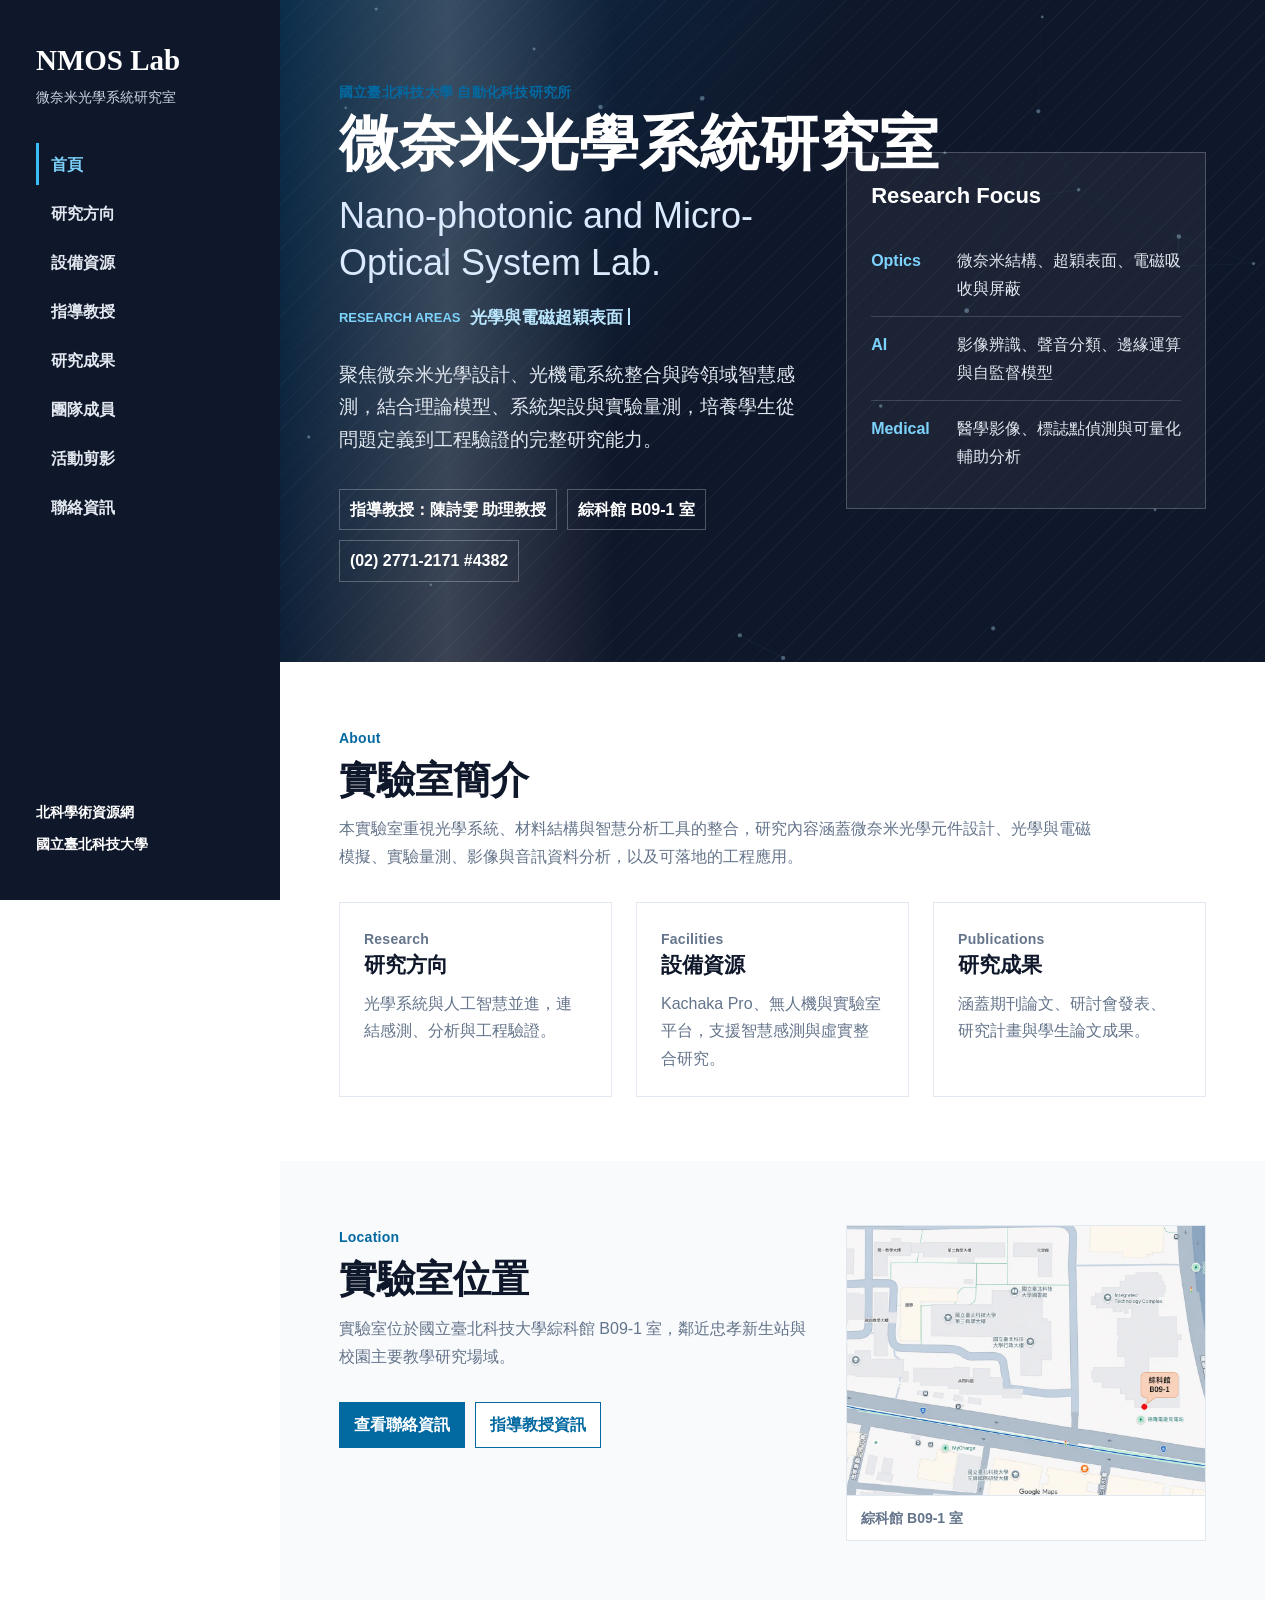
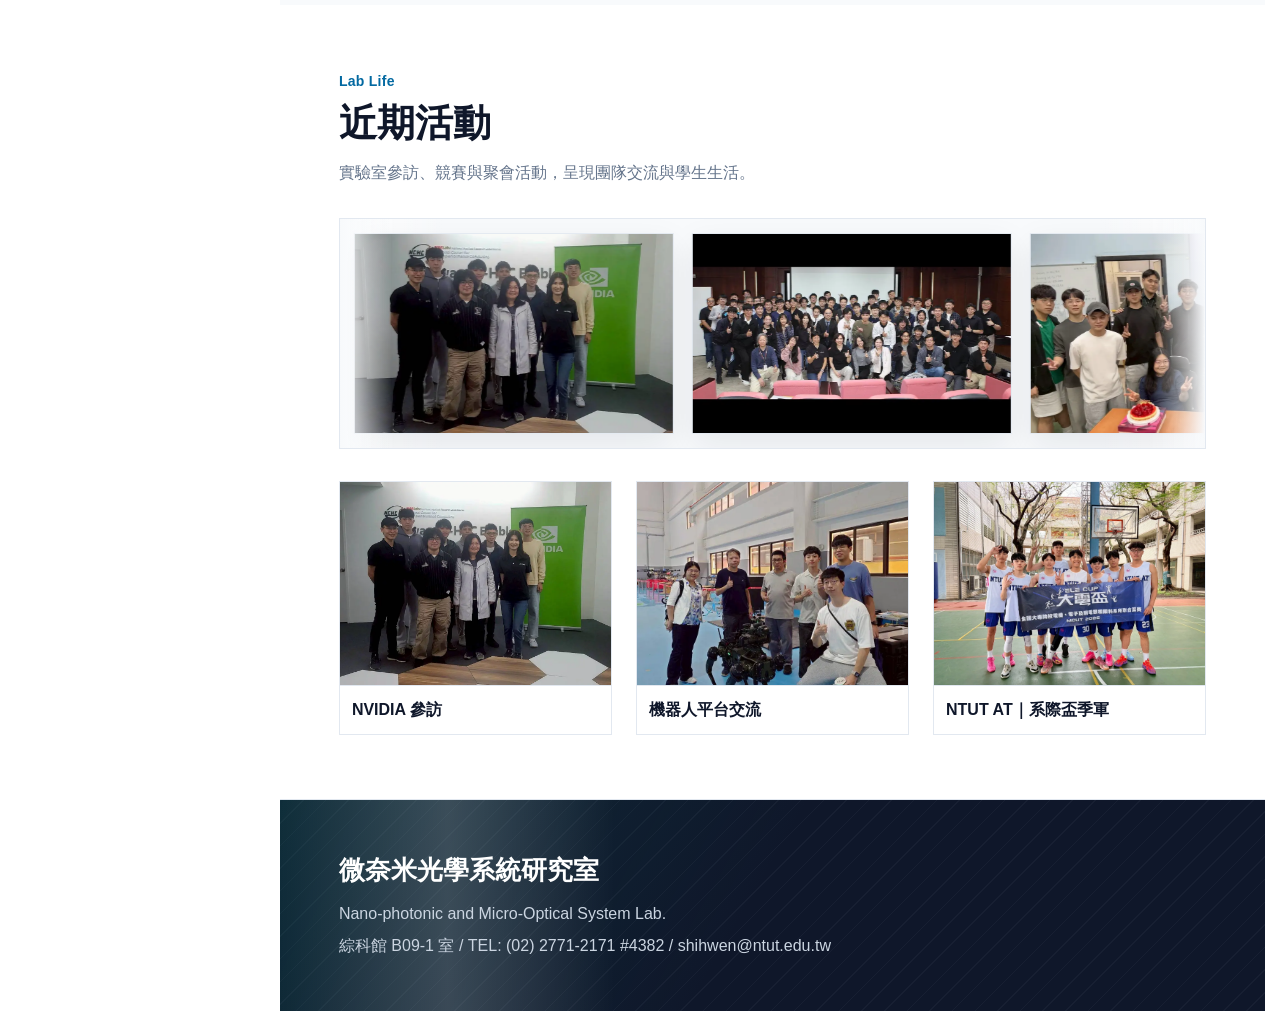
<file: index.html>
<!doctype html>
<html lang="zh-Hant">
<head>
  <meta charset="utf-8">
  <meta name="viewport" content="width=device-width, initial-scale=1">
  <title>微奈米光學系統研究室</title>
  <link rel="stylesheet" href="nmos-layout.css?v=20260707-5">
  <link rel="icon" href="favicon.ico" sizes="any">
  <script>if("scrollRestoration" in history){history.scrollRestoration="manual";}window.scrollTo(0,0);</script>
</head>
<body>
  <div class="site-shell">
    <aside class="sidebar">
      <a class="brand" href="index.html"><strong>NMOS Lab</strong><span>微奈米光學系統研究室</span></a>
      <nav class="side-nav">
        <a class="active" href="index.html">首頁</a>
        <a href="research.html">研究方向</a>
        <a href="equipment.html">設備資源</a>
        <a href="professor.html">指導教授</a>
        <a href="publications.html">研究成果</a>
        <a href="members.html">團隊成員</a>
        <a href="activities.html">活動剪影</a>
        <a href="contact.html">聯絡資訊</a>
      </nav>
      <div class="sidebar-footer">
        <a href="https://academic.ntut.edu.tw" target="_blank" rel="noopener">北科學術資源網</a>
        <a href="https://www.ntut.edu.tw" target="_blank" rel="noopener">國立臺北科技大學</a>
      </div>
    </aside>

    <main class="page">
      <header class="home-hero">
        <canvas class="hero-particles" aria-hidden="true"></canvas>
        <div class="home-hero-grid">
          <div>
            <p class="eyebrow">國立臺北科技大學 自動化科技研究所</p>
            <h1>微奈米光學系統研究室</h1>
            <p class="subtitle">Nano-photonic and Micro-Optical System Lab.</p>
            <div class="research-typewriter" aria-label="研究方向">
              <span class="typewriter-label">Research Areas</span>
              <span class="typewriter-text" data-typewriter aria-hidden="true">光學與電磁超穎表面</span>
              <span class="typewriter-static" aria-hidden="true">光學與電磁超穎表面・生態影像與聲景監測・醫學影像與幾何分析・邊緣裝置與智慧控制</span>
              <span class="sr-only">研究方向包含光學與電磁超穎表面、生態影像與聲景監測、醫學影像與幾何分析、邊緣裝置與智慧控制。</span>
            </div>
            <p class="lead">聚焦微奈米光學設計、光機電系統整合與跨領域智慧感測，結合理論模型、系統架設與實驗量測，培養學生從問題定義到工程驗證的完整研究能力。</p>
            <div class="hero-meta">
              <span>指導教授：陳詩雯 助理教授</span>
              <span>綜科館 B09-1 室</span>
              <span>(02) 2771-2171 #4382</span>
            </div>
          </div>
          <div class="hero-panel" aria-label="研究室核心方向">
            <h2>Research Focus</h2>
            <div class="hero-panel-row"><span>Optics</span><p>微奈米結構、超穎表面、電磁吸收與屏蔽</p></div>
            <div class="hero-panel-row"><span>AI</span><p>影像辨識、聲音分類、邊緣運算與自監督模型</p></div>
            <div class="hero-panel-row"><span>Medical</span><p>醫學影像、標誌點偵測與可量化輔助分析</p></div>
          </div>
        </div>
      </header>

      <section class="section">
        <div class="section-heading">
          <p class="section-kicker">About</p>
          <h2>實驗室簡介</h2>
          <p>本實驗室重視光學系統、材料結構與智慧分析工具的整合，研究內容涵蓋微奈米光學元件設計、光學與電磁模擬、實驗量測、影像與音訊資料分析，以及可落地的工程應用。</p>
        </div>
        <div class="grid-3">
          <a class="card link-card" href="research.html">
            <p class="eyebrow">Research</p>
            <h3>研究方向</h3>
            <p>光學系統與人工智慧並進，連結感測、分析與工程驗證。</p>
          </a>
          <a class="card link-card" href="equipment.html">
            <p class="eyebrow">Facilities</p>
            <h3>設備資源</h3>
            <p>Kachaka Pro、無人機與實驗室平台，支援智慧感測與虛實整合研究。</p>
          </a>
          <a class="card link-card" href="publications.html">
            <p class="eyebrow">Publications</p>
            <h3>研究成果</h3>
            <p>涵蓋期刊論文、研討會發表、研究計畫與學生論文成果。</p>
          </a>
        </div>
      </section>

      <section class="section alt">
        <div class="split">
          <div>
            <div class="section-heading">
              <p class="section-kicker">Location</p>
              <h2>實驗室位置</h2>
              <p>實驗室位於國立臺北科技大學綜科館 B09-1 室，鄰近忠孝新生站與校園主要教學研究場域。</p>
            </div>
            <div class="button-row">
              <a class="button-link" href="contact.html">查看聯絡資訊</a>
              <a class="button-link secondary" href="professor.html">指導教授資訊</a>
            </div>
          </div>
          <figure class="media-frame">
            <img src="assets/media/optimized/media-034.webp" width="1400" height="840" alt="微奈米光學系統研究室位置地圖" loading="lazy">
            <figcaption>綜科館 B09-1 室</figcaption>
          </figure>
        </div>
      </section>

      <section class="section">
        <div class="section-heading">
          <p class="section-kicker">Lab Life</p>
          <h2>近期活動</h2>
          <p>實驗室參訪、競賽與聚會活動，呈現團隊交流與學生生活。</p>
        </div>
        <div class="photo-marquee" aria-label="實驗室活動照片走馬燈">
          <div class="marquee-track">
            <figure class="marquee-card"><img src="assets/media/optimized/media-009.webp" width="1000" height="734" alt="NVIDIA 參訪活動"><figcaption>NVIDIA 參訪</figcaption></figure>
            <figure class="marquee-card"><img src="assets/media/optimized/media-010.webp" width="1000" height="666" alt="NVIDIA 參訪合影"><figcaption>參訪合影</figcaption></figure>
            <figure class="marquee-card"><img src="assets/media/optimized/media-027.webp" width="1000" height="563" alt="老師生日活動"><figcaption>老師生日</figcaption></figure>
            <figure class="marquee-card"><img src="assets/media/optimized/media-028.webp" width="1000" height="750" alt="實驗室聚餐"><figcaption>實驗室聚餐</figcaption></figure>
            <figure class="marquee-card"><img src="assets/media/optimized/media-011.webp" width="1000" height="473" alt="聖誕交換禮物"><figcaption>聖誕交換禮物</figcaption></figure>
            <figure class="marquee-card"><img src="assets/media/optimized/media-026.webp" width="750" height="1000" alt="機器人平台交流"><figcaption>機器人平台交流</figcaption></figure>
            <figure class="marquee-card" aria-hidden="true"><img src="assets/media/optimized/media-009.webp" width="1000" height="734" alt=""><figcaption>NVIDIA 參訪</figcaption></figure>
            <figure class="marquee-card" aria-hidden="true"><img src="assets/media/optimized/media-010.webp" width="1000" height="666" alt=""><figcaption>參訪合影</figcaption></figure>
            <figure class="marquee-card" aria-hidden="true"><img src="assets/media/optimized/media-027.webp" width="1000" height="563" alt=""><figcaption>老師生日</figcaption></figure>
            <figure class="marquee-card" aria-hidden="true"><img src="assets/media/optimized/media-028.webp" width="1000" height="750" alt=""><figcaption>實驗室聚餐</figcaption></figure>
            <figure class="marquee-card" aria-hidden="true"><img src="assets/media/optimized/media-011.webp" width="1000" height="473" alt=""><figcaption>聖誕交換禮物</figcaption></figure>
            <figure class="marquee-card" aria-hidden="true"><img src="assets/media/optimized/media-026.webp" width="750" height="1000" alt=""><figcaption>機器人平台交流</figcaption></figure>
          </div>
        </div>
        <div class="grid-3">
          <figure class="photo-card">
            <img src="assets/media/optimized/media-009.webp" width="1000" height="734" alt="NVIDIA 參訪活動" loading="lazy">
            <figcaption>NVIDIA 參訪</figcaption>
          </figure>
          <figure class="photo-card">
            <img src="assets/media/optimized/media-026.webp" width="750" height="1000" alt="實驗室機械狗相關活動" loading="lazy">
            <figcaption>機器人平台交流</figcaption>
          </figure>
          <figure class="photo-card">
            <img src="assets/media/optimized/media-023.webp" width="1477" height="1108" alt="NTUT AT 系際盃季軍" loading="lazy">
            <figcaption>NTUT AT｜系際盃季軍</figcaption>
          </figure>
        </div>
      </section>

      <footer class="lab-footer">
        <div>
          <h2>微奈米光學系統研究室</h2>
          <p>Nano-photonic and Micro-Optical System Lab.</p>
          <p>綜科館 B09-1 室 / TEL: (02) 2771-2171 #4382 / shihwen@ntut.edu.tw</p>
        </div>
      </footer>
    </main>
  </div>
  <script src="nmos-page.js?v=20260707-5"></script>
</body>
</html>
</file>
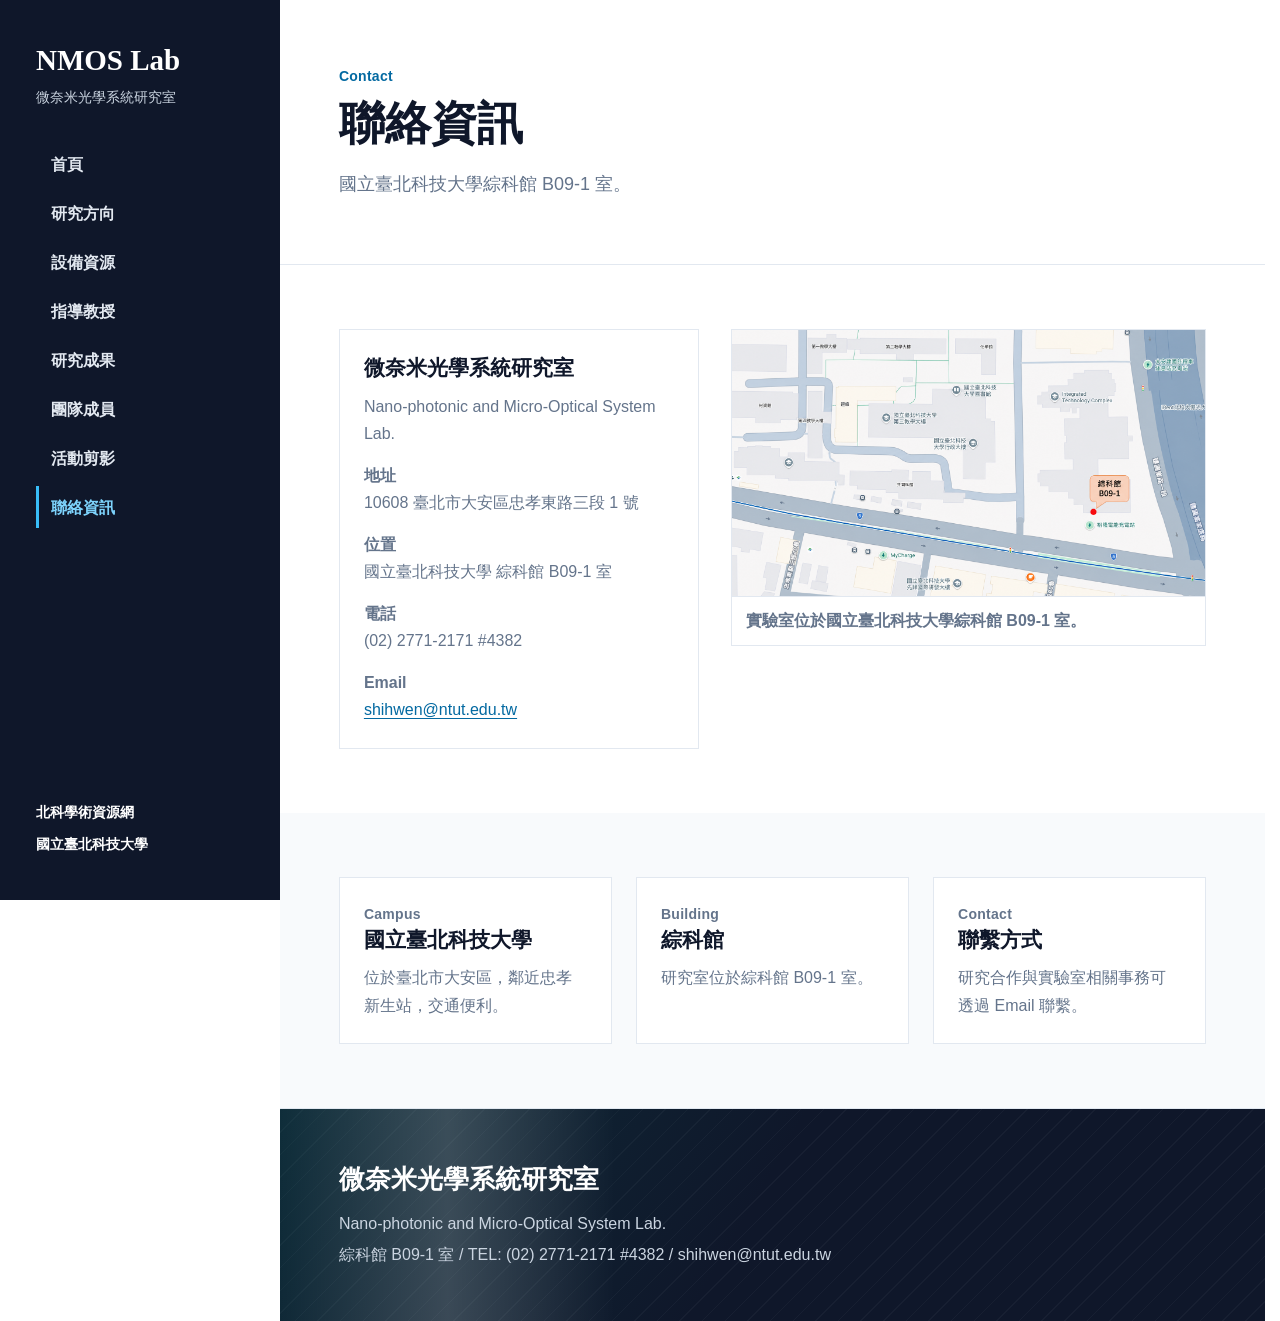
<file: contact.html>
<!doctype html>
<html lang="zh-Hant">
<head>
  <meta charset="utf-8">
  <meta name="viewport" content="width=device-width, initial-scale=1">
  <title>聯絡資訊｜微奈米光學系統研究室</title>
  <link rel="stylesheet" href="nmos-layout.css?v=20260707-5">
  <link rel="icon" href="favicon.ico" sizes="any">
  <script>if("scrollRestoration" in history){history.scrollRestoration="manual";}window.scrollTo(0,0);</script>
</head>
<body>
  <div class="site-shell">
    <aside class="sidebar">
      <a class="brand" href="index.html"><strong>NMOS Lab</strong><span>微奈米光學系統研究室</span></a>
      <nav class="side-nav">
        <a href="index.html">首頁</a>
        <a href="research.html">研究方向</a>
        <a href="equipment.html">設備資源</a>
        <a href="professor.html">指導教授</a>
        <a href="publications.html">研究成果</a>
        <a href="members.html">團隊成員</a>
        <a href="activities.html">活動剪影</a>
        <a class="active" href="contact.html">聯絡資訊</a>
      </nav>
      <div class="sidebar-footer">
        <a href="https://academic.ntut.edu.tw" target="_blank" rel="noopener">北科學術資源網</a>
        <a href="https://www.ntut.edu.tw" target="_blank" rel="noopener">國立臺北科技大學</a>
      </div>
    </aside>

    <main class="page">
      <header class="page-header">
        <p class="page-kicker">Contact</p>
        <h1>聯絡資訊</h1>
        <p class="page-lead">國立臺北科技大學綜科館 B09-1 室。</p>
      </header>

      <section class="section">
        <div class="contact-layout">
          <article class="contact-card">
            <h3>微奈米光學系統研究室</h3>
            <p>Nano-photonic and Micro-Optical System Lab.</p>
            <p><strong>地址</strong><br>10608 臺北市大安區忠孝東路三段 1 號</p>
            <p><strong>位置</strong><br>國立臺北科技大學 綜科館 B09-1 室</p>
            <p><strong>電話</strong><br>(02) 2771-2171 #4382</p>
            <p><strong>Email</strong><br><a href="mailto:shihwen@ntut.edu.tw">shihwen@ntut.edu.tw</a></p>
          </article>
          <figure class="map-frame">
            <img src="assets/media/media-034.png" width="1619" height="971" alt="微奈米光學系統研究室位置地圖">
            <figcaption>實驗室位於國立臺北科技大學綜科館 B09-1 室。</figcaption>
          </figure>
        </div>
      </section>

      <section class="section alt">
        <div class="grid-3">
          <article class="info-card">
            <p class="eyebrow">Campus</p>
            <h3>國立臺北科技大學</h3>
            <p>位於臺北市大安區，鄰近忠孝新生站，交通便利。</p>
          </article>
          <article class="info-card">
            <p class="eyebrow">Building</p>
            <h3>綜科館</h3>
            <p>研究室位於綜科館 B09-1 室。</p>
          </article>
          <article class="info-card">
            <p class="eyebrow">Contact</p>
            <h3>聯繫方式</h3>
            <p>研究合作與實驗室相關事務可透過 Email 聯繫。</p>
          </article>
        </div>
      </section>

      <footer class="lab-footer">
        <div>
          <h2>微奈米光學系統研究室</h2>
          <p>Nano-photonic and Micro-Optical System Lab.</p>
          <p>綜科館 B09-1 室 / TEL: (02) 2771-2171 #4382 / shihwen@ntut.edu.tw</p>
        </div>
      </footer>
    </main>
  </div>
  <script src="nmos-page.js?v=20260707-5"></script>
</body>
</html>
</file>
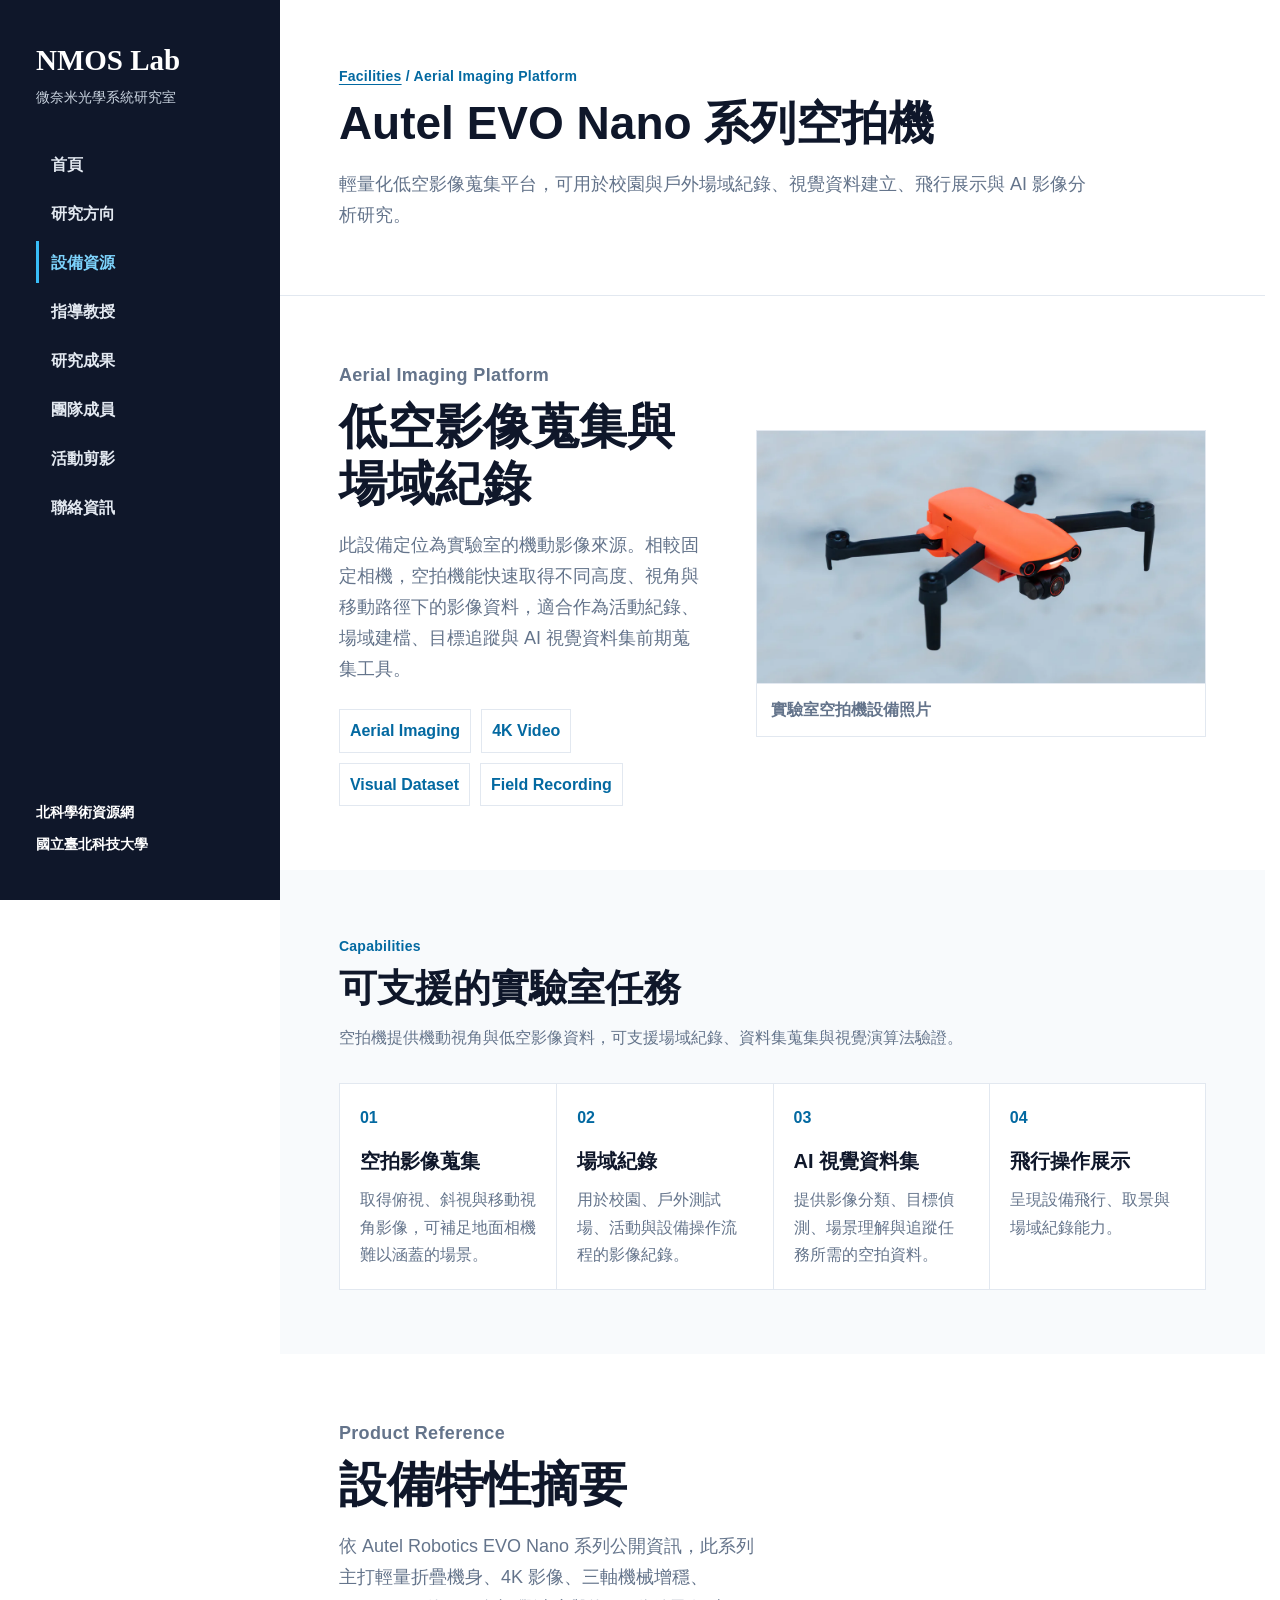
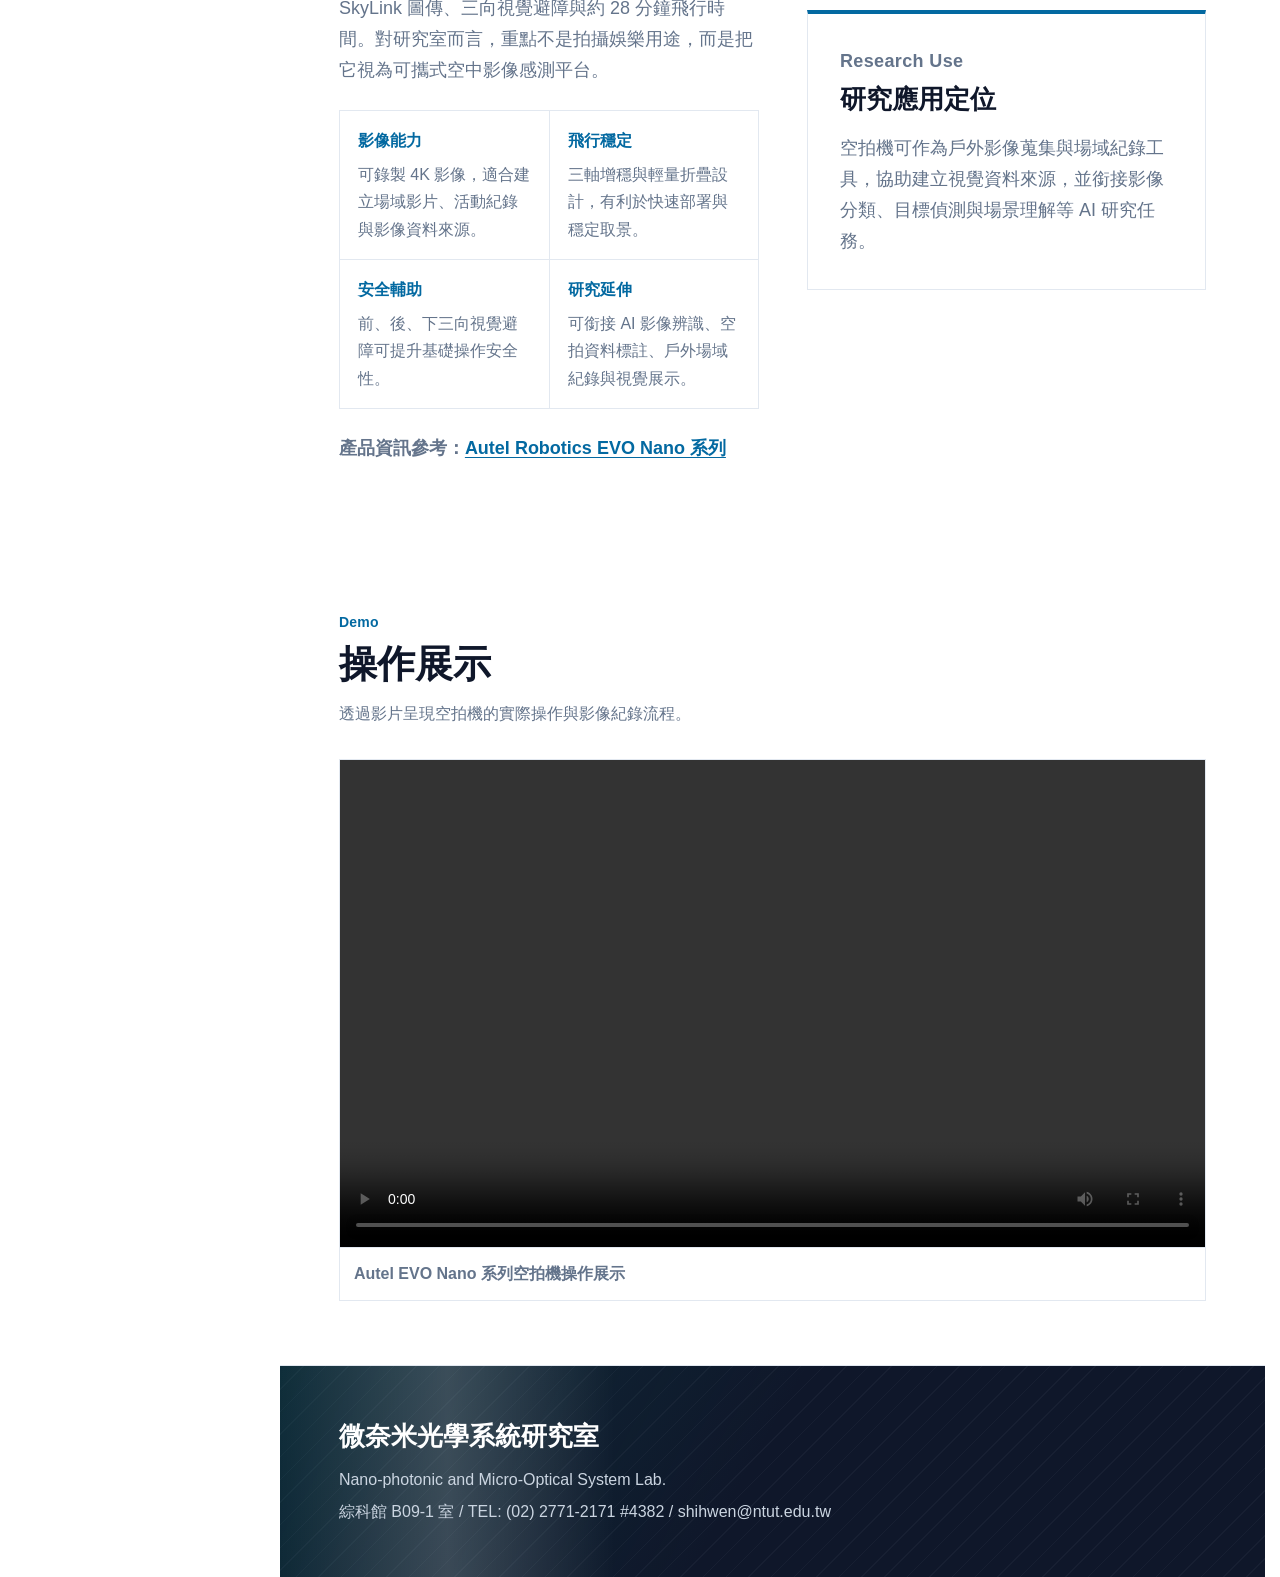
<file: equipment-aerial-camera.html>
<!doctype html>
<html lang="zh-Hant">
<head>
  <meta charset="utf-8">
  <meta name="viewport" content="width=device-width, initial-scale=1">
  <title>Autel EVO Nano 系列空拍機｜設備資源｜微奈米光學系統研究室</title>
  <link rel="stylesheet" href="nmos-layout.css?v=20260707-5">
  <link rel="icon" href="favicon.ico" sizes="any">
  <script>if("scrollRestoration" in history){history.scrollRestoration="manual";}window.scrollTo(0,0);</script>
</head>
<body>
  <div class="site-shell">
    <aside class="sidebar">
      <a class="brand" href="index.html"><strong>NMOS Lab</strong><span>微奈米光學系統研究室</span></a>
      <nav class="side-nav">
        <a href="index.html">首頁</a>
        <a href="research.html">研究方向</a>
        <a class="active" href="equipment.html">設備資源</a>
        <a href="professor.html">指導教授</a>
        <a href="publications.html">研究成果</a>
        <a href="members.html">團隊成員</a>
        <a href="activities.html">活動剪影</a>
        <a href="contact.html">聯絡資訊</a>
      </nav>
      <div class="sidebar-footer">
        <a href="https://academic.ntut.edu.tw" target="_blank" rel="noopener">北科學術資源網</a>
        <a href="https://www.ntut.edu.tw" target="_blank" rel="noopener">國立臺北科技大學</a>
      </div>
    </aside>

    <main class="page">
      <header class="page-header">
        <p class="page-kicker"><a href="equipment.html">Facilities</a> / Aerial Imaging Platform</p>
        <h1>Autel EVO Nano 系列空拍機</h1>
        <p class="page-lead">輕量化低空影像蒐集平台，可用於校園與戶外場域紀錄、視覺資料建立、飛行展示與 AI 影像分析研究。</p>
      </header>

      <section class="section">
        <div class="equipment-hero-block">
          <div class="equipment-hero-copy">
            <p class="section-kicker">Aerial Imaging Platform</p>
            <h2>低空影像蒐集與場域紀錄</h2>
            <p>此設備定位為實驗室的機動影像來源。相較固定相機，空拍機能快速取得不同高度、視角與移動路徑下的影像資料，適合作為活動紀錄、場域建檔、目標追蹤與 AI 視覺資料集前期蒐集工具。</p>
            <div class="equipment-tag-row" aria-label="空拍機核心功能">
              <span>Aerial Imaging</span>
              <span>4K Video</span>
              <span>Visual Dataset</span>
              <span>Field Recording</span>
            </div>
          </div>
          <figure class="equipment-hero-image aerial-hero-image">
            <img src="assets/media/media-007.jpg" width="1100" height="1100" alt="Autel EVO Nano 系列空拍機設備照片">
            <figcaption>實驗室空拍機設備照片</figcaption>
          </figure>
        </div>
      </section>

      <section class="section alt">
        <div class="section-heading">
          <p class="section-kicker">Capabilities</p>
          <h2>可支援的實驗室任務</h2>
          <p>空拍機提供機動視角與低空影像資料，可支援場域紀錄、資料集蒐集與視覺演算法驗證。</p>
        </div>
        <div class="equipment-flow">
          <article><span>01</span><h3>空拍影像蒐集</h3><p>取得俯視、斜視與移動視角影像，可補足地面相機難以涵蓋的場景。</p></article>
          <article><span>02</span><h3>場域紀錄</h3><p>用於校園、戶外測試場、活動與設備操作流程的影像紀錄。</p></article>
          <article><span>03</span><h3>AI 視覺資料集</h3><p>提供影像分類、目標偵測、場景理解與追蹤任務所需的空拍資料。</p></article>
          <article><span>04</span><h3>飛行操作展示</h3><p>呈現設備飛行、取景與場域紀錄能力。</p></article>
        </div>
      </section>

      <section class="section">
        <div class="equipment-detail-grid">
          <div>
            <p class="section-kicker">Product Reference</p>
            <h2>設備特性摘要</h2>
            <p>依 Autel Robotics EVO Nano 系列公開資訊，此系列主打輕量折疊機身、4K 影像、三軸機械增穩、SkyLink 圖傳、三向視覺避障與約 28 分鐘飛行時間。對研究室而言，重點不是拍攝娛樂用途，而是把它視為可攜式空中影像感測平台。</p>
            <div class="equipment-capabilities">
              <article><strong>影像能力</strong><span>可錄製 4K 影像，適合建立場域影片、活動紀錄與影像資料來源。</span></article>
              <article><strong>飛行穩定</strong><span>三軸增穩與輕量折疊設計，有利於快速部署與穩定取景。</span></article>
              <article><strong>安全輔助</strong><span>前、後、下三向視覺避障可提升基礎操作安全性。</span></article>
              <article><strong>研究延伸</strong><span>可銜接 AI 影像辨識、空拍資料標註、戶外場域紀錄與視覺展示。</span></article>
            </div>
            <p class="source-note">產品資訊參考：<a href="https://www.autelrobotics.cn/productdetail/evo-nano/" target="_blank" rel="noopener">Autel Robotics EVO Nano 系列</a></p>
          </div>
          <div class="equipment-summary-panel">
            <p class="section-kicker">Research Use</p>
            <h3>研究應用定位</h3>
            <p>空拍機可作為戶外影像蒐集與場域紀錄工具，協助建立視覺資料來源，並銜接影像分類、目標偵測與場景理解等 AI 研究任務。</p>
          </div>
        </div>
      </section>

      <section class="section demo-section">
        <div class="section-heading">
          <p class="section-kicker">Demo</p>
          <h2>操作展示</h2>
          <p>透過影片呈現空拍機的實際操作與影像紀錄流程。</p>
        </div>
        <figure class="demo-video-frame">
          <video controls preload="metadata">
            <source src="assets/video/video-002.mp4" type="video/mp4">
            你的瀏覽器不支援影片播放。
          </video>
          <figcaption>Autel EVO Nano 系列空拍機操作展示</figcaption>
        </figure>
      </section>

      <footer class="lab-footer">
        <div>
          <h2>微奈米光學系統研究室</h2>
          <p>Nano-photonic and Micro-Optical System Lab.</p>
          <p>綜科館 B09-1 室 / TEL: (02) 2771-2171 #4382 / shihwen@ntut.edu.tw</p>
        </div>
      </footer>
    </main>
  </div>
  <script src="nmos-page.js?v=20260707-5"></script>
</body>
</html>
</file>
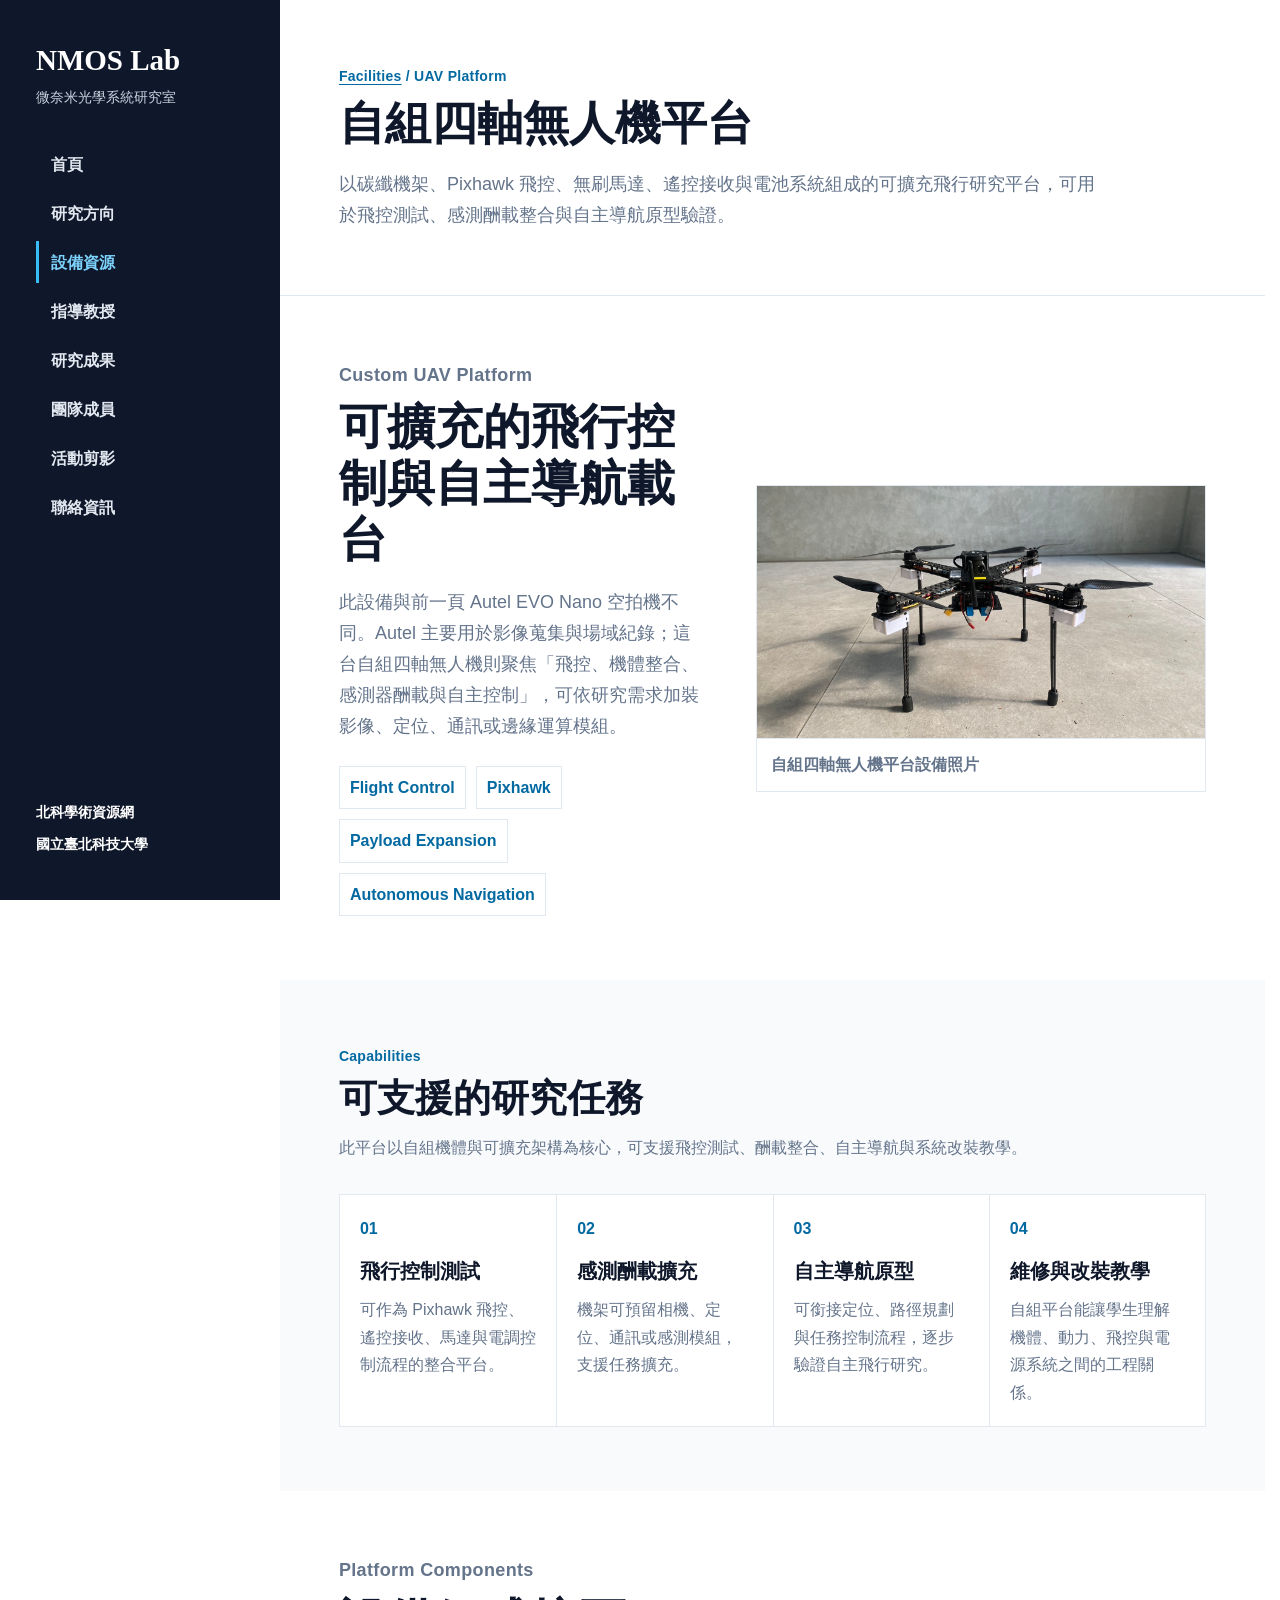
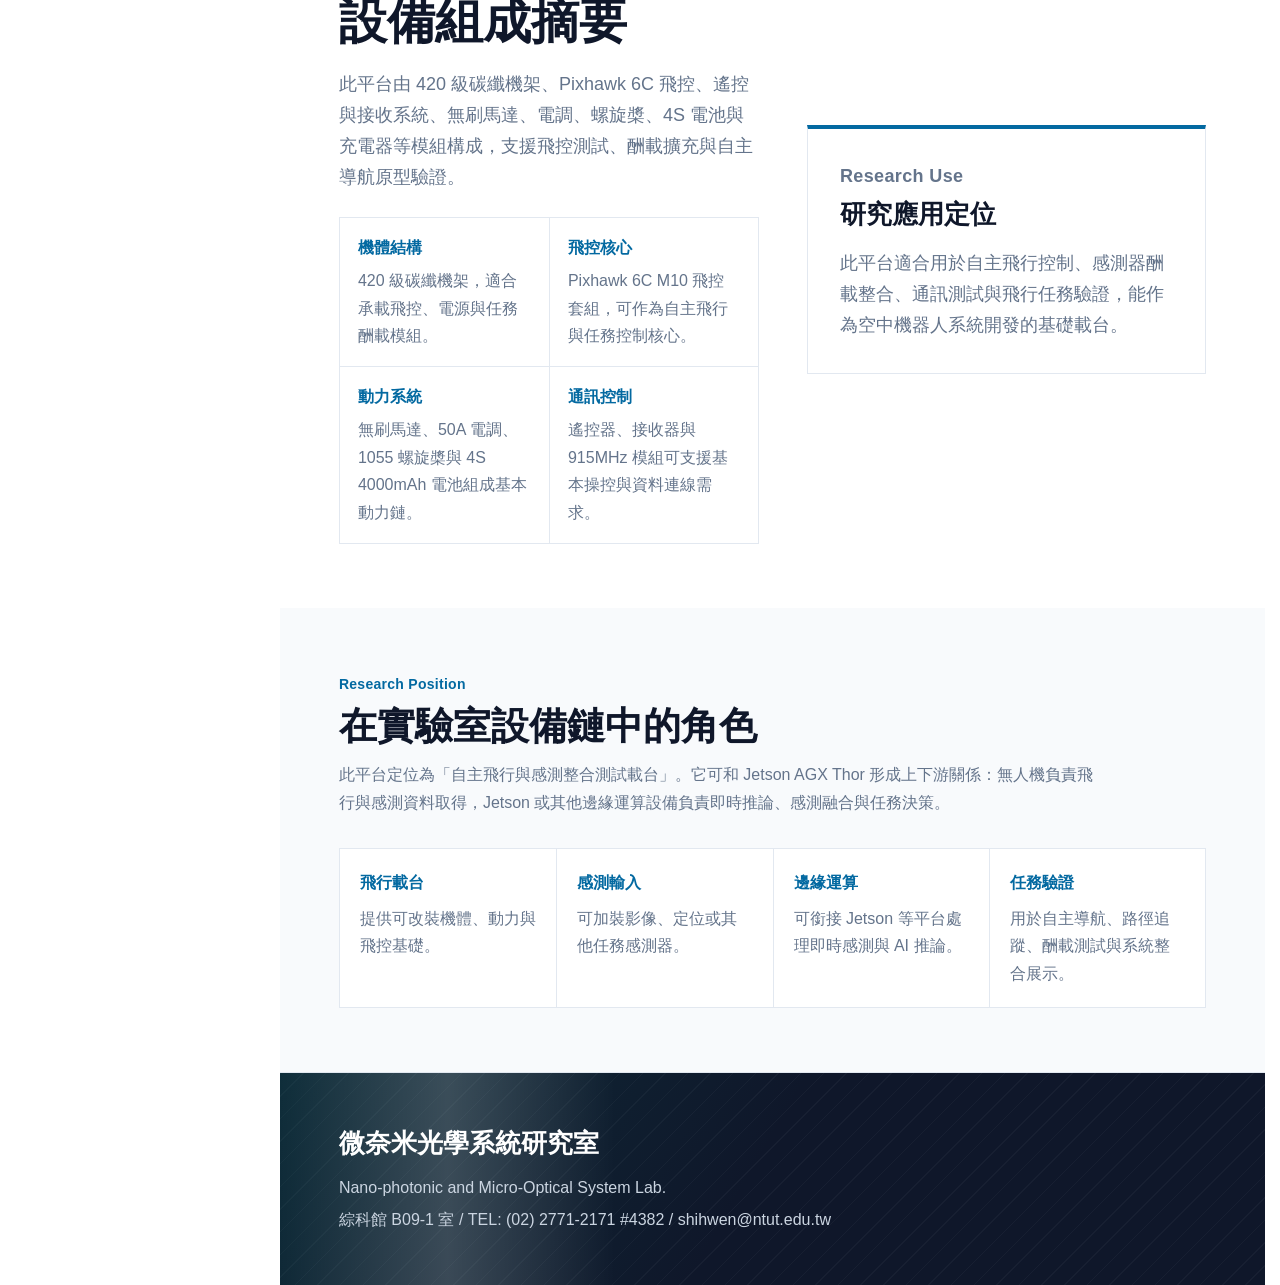
<file: equipment-drone.html>
<!doctype html>
<html lang="zh-Hant">
<head>
  <meta charset="utf-8">
  <meta name="viewport" content="width=device-width, initial-scale=1">
  <title>自組四軸無人機平台｜設備資源｜微奈米光學系統研究室</title>
  <link rel="stylesheet" href="nmos-layout.css?v=20260707-5">
  <link rel="icon" href="favicon.ico" sizes="any">
  <script>if("scrollRestoration" in history){history.scrollRestoration="manual";}window.scrollTo(0,0);</script>
</head>
<body>
  <div class="site-shell">
    <aside class="sidebar">
      <a class="brand" href="index.html"><strong>NMOS Lab</strong><span>微奈米光學系統研究室</span></a>
      <nav class="side-nav">
        <a href="index.html">首頁</a>
        <a href="research.html">研究方向</a>
        <a class="active" href="equipment.html">設備資源</a>
        <a href="professor.html">指導教授</a>
        <a href="publications.html">研究成果</a>
        <a href="members.html">團隊成員</a>
        <a href="activities.html">活動剪影</a>
        <a href="contact.html">聯絡資訊</a>
      </nav>
      <div class="sidebar-footer">
        <a href="https://academic.ntut.edu.tw" target="_blank" rel="noopener">北科學術資源網</a>
        <a href="https://www.ntut.edu.tw" target="_blank" rel="noopener">國立臺北科技大學</a>
      </div>
    </aside>

    <main class="page">
      <header class="page-header">
        <p class="page-kicker"><a href="equipment.html">Facilities</a> / UAV Platform</p>
        <h1>自組四軸無人機平台</h1>
        <p class="page-lead">以碳纖機架、Pixhawk 飛控、無刷馬達、遙控接收與電池系統組成的可擴充飛行研究平台，可用於飛控測試、感測酬載整合與自主導航原型驗證。</p>
      </header>

      <section class="section">
        <div class="equipment-hero-block">
          <div class="equipment-hero-copy">
            <p class="section-kicker">Custom UAV Platform</p>
            <h2>可擴充的飛行控制與自主導航載台</h2>
            <p>此設備與前一頁 Autel EVO Nano 空拍機不同。Autel 主要用於影像蒐集與場域紀錄；這台自組四軸無人機則聚焦「飛控、機體整合、感測器酬載與自主控制」，可依研究需求加裝影像、定位、通訊或邊緣運算模組。</p>
            <div class="equipment-tag-row" aria-label="自組四軸無人機平台核心功能">
              <span>Flight Control</span>
              <span>Pixhawk</span>
              <span>Payload Expansion</span>
              <span>Autonomous Navigation</span>
            </div>
          </div>
          <figure class="equipment-hero-image drone-hero-image">
            <img src="assets/media/media-008.jpg" width="1477" height="1108" alt="自組四軸無人機平台設備照片">
            <figcaption>自組四軸無人機平台設備照片</figcaption>
          </figure>
        </div>
      </section>

      <section class="section alt">
        <div class="section-heading">
          <p class="section-kicker">Capabilities</p>
          <h2>可支援的研究任務</h2>
          <p>此平台以自組機體與可擴充架構為核心，可支援飛控測試、酬載整合、自主導航與系統改裝教學。</p>
        </div>
        <div class="equipment-flow">
          <article><span>01</span><h3>飛行控制測試</h3><p>可作為 Pixhawk 飛控、遙控接收、馬達與電調控制流程的整合平台。</p></article>
          <article><span>02</span><h3>感測酬載擴充</h3><p>機架可預留相機、定位、通訊或感測模組，支援任務擴充。</p></article>
          <article><span>03</span><h3>自主導航原型</h3><p>可銜接定位、路徑規劃與任務控制流程，逐步驗證自主飛行研究。</p></article>
          <article><span>04</span><h3>維修與改裝教學</h3><p>自組平台能讓學生理解機體、動力、飛控與電源系統之間的工程關係。</p></article>
        </div>
      </section>

      <section class="section">
        <div class="equipment-detail-grid">
          <div>
            <p class="section-kicker">Platform Components</p>
            <h2>設備組成摘要</h2>
            <p>此平台由 420 級碳纖機架、Pixhawk 6C 飛控、遙控與接收系統、無刷馬達、電調、螺旋槳、4S 電池與充電器等模組構成，支援飛控測試、酬載擴充與自主導航原型驗證。</p>
            <div class="equipment-capabilities">
              <article><strong>機體結構</strong><span>420 級碳纖機架，適合承載飛控、電源與任務酬載模組。</span></article>
              <article><strong>飛控核心</strong><span>Pixhawk 6C M10 飛控套組，可作為自主飛行與任務控制核心。</span></article>
              <article><strong>動力系統</strong><span>無刷馬達、50A 電調、1055 螺旋槳與 4S 4000mAh 電池組成基本動力鏈。</span></article>
              <article><strong>通訊控制</strong><span>遙控器、接收器與 915MHz 模組可支援基本操控與資料連線需求。</span></article>
            </div>
          </div>
          <div class="equipment-summary-panel">
            <p class="section-kicker">Research Use</p>
            <h3>研究應用定位</h3>
            <p>此平台適合用於自主飛行控制、感測器酬載整合、通訊測試與飛行任務驗證，能作為空中機器人系統開發的基礎載台。</p>
          </div>
        </div>
      </section>

      <section class="section alt">
        <div class="section-heading">
          <p class="section-kicker">Research Position</p>
          <h2>在實驗室設備鏈中的角色</h2>
          <p>此平台定位為「自主飛行與感測整合測試載台」。它可和 Jetson AGX Thor 形成上下游關係：無人機負責飛行與感測資料取得，Jetson 或其他邊緣運算設備負責即時推論、感測融合與任務決策。</p>
        </div>
        <div class="equipment-structure-grid">
          <article><strong>飛行載台</strong><span>提供可改裝機體、動力與飛控基礎。</span></article>
          <article><strong>感測輸入</strong><span>可加裝影像、定位或其他任務感測器。</span></article>
          <article><strong>邊緣運算</strong><span>可銜接 Jetson 等平台處理即時感測與 AI 推論。</span></article>
          <article><strong>任務驗證</strong><span>用於自主導航、路徑追蹤、酬載測試與系統整合展示。</span></article>
        </div>
      </section>

      <footer class="lab-footer">
        <div>
          <h2>微奈米光學系統研究室</h2>
          <p>Nano-photonic and Micro-Optical System Lab.</p>
          <p>綜科館 B09-1 室 / TEL: (02) 2771-2171 #4382 / shihwen@ntut.edu.tw</p>
        </div>
      </footer>
    </main>
  </div>
  <script src="nmos-page.js?v=20260707-5"></script>
</body>
</html>
</file>
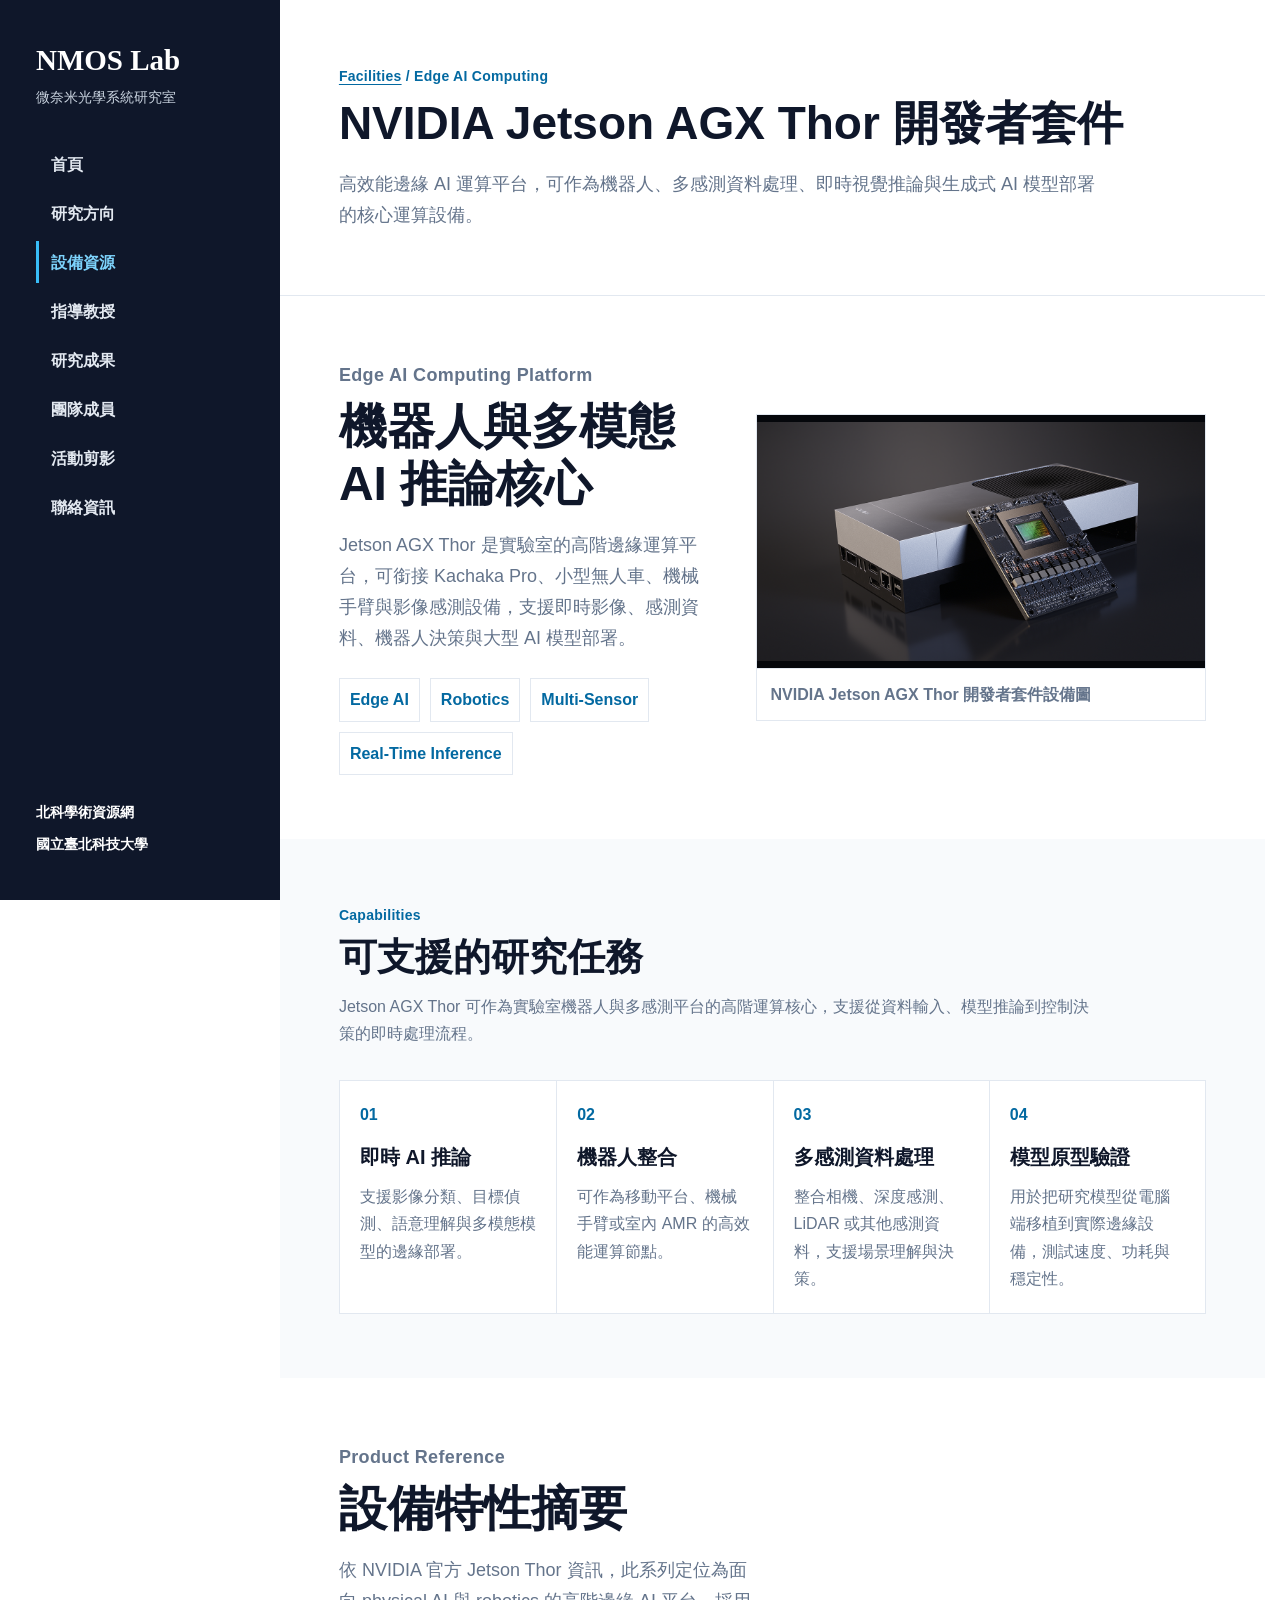
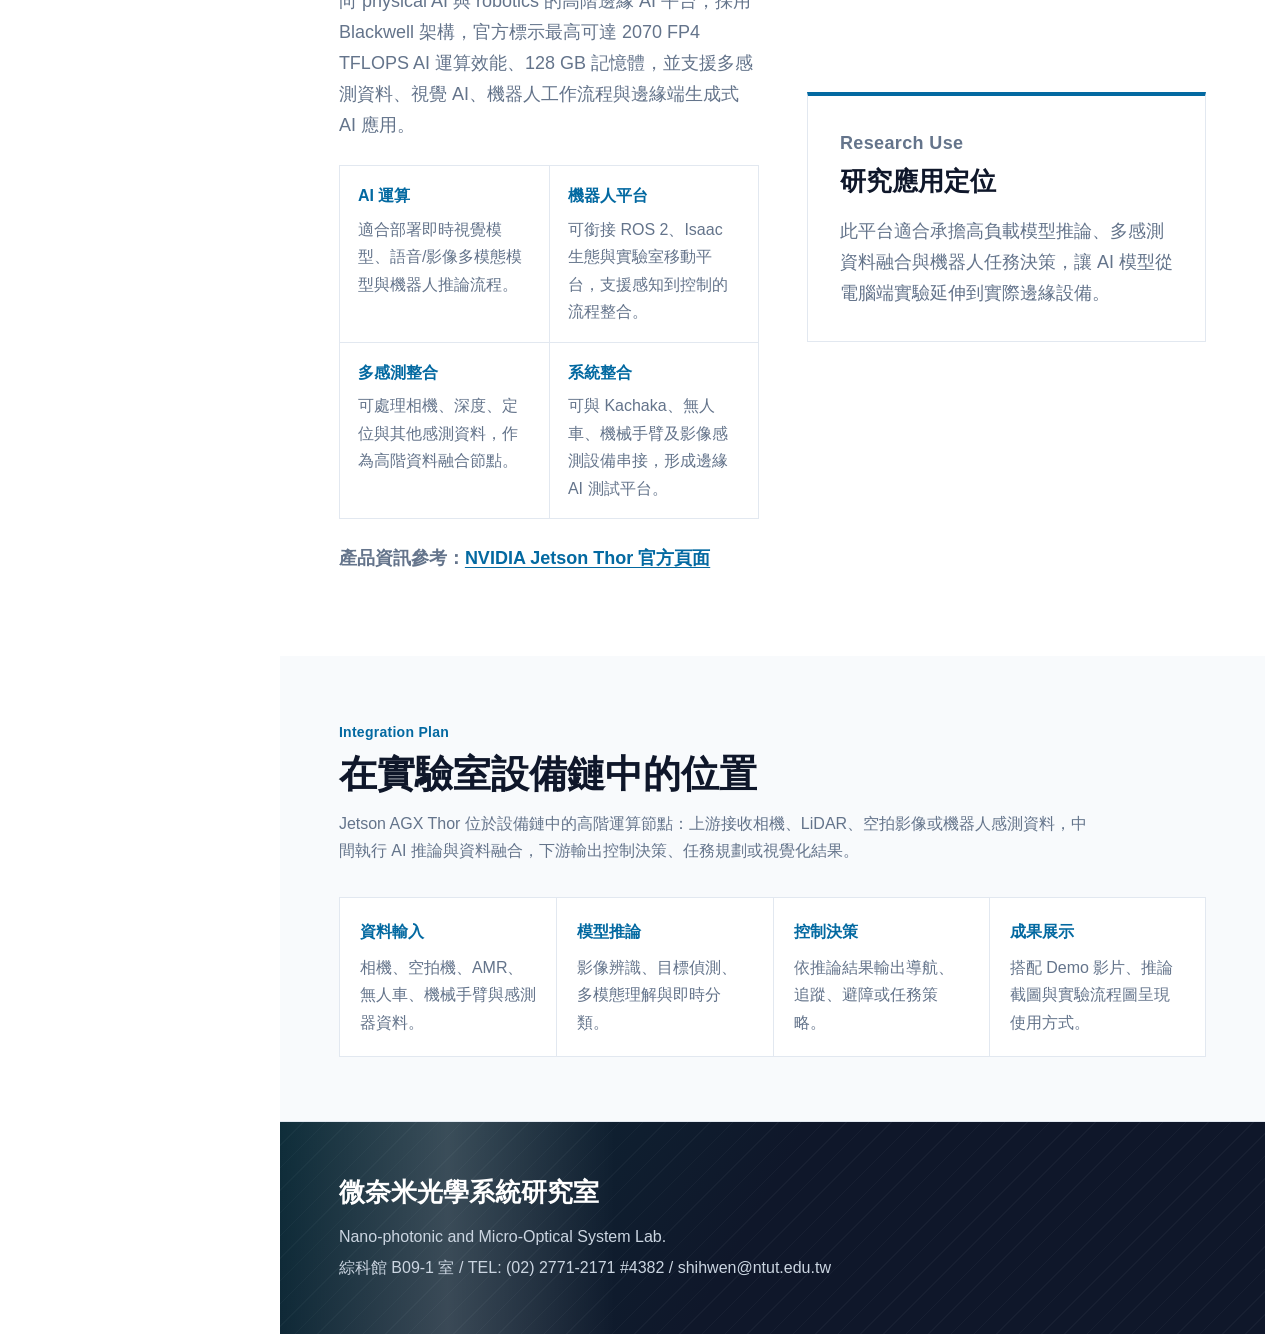
<file: equipment-jetson-agx-thor.html>
<!doctype html>
<html lang="zh-Hant">
<head>
  <meta charset="utf-8">
  <meta name="viewport" content="width=device-width, initial-scale=1">
  <title>NVIDIA Jetson AGX Thor 開發者套件｜設備資源｜微奈米光學系統研究室</title>
  <link rel="stylesheet" href="nmos-layout.css?v=20260707-5">
  <link rel="icon" href="favicon.ico" sizes="any">
  <script>if("scrollRestoration" in history){history.scrollRestoration="manual";}window.scrollTo(0,0);</script>
</head>
<body>
  <div class="site-shell">
    <aside class="sidebar">
      <a class="brand" href="index.html"><strong>NMOS Lab</strong><span>微奈米光學系統研究室</span></a>
      <nav class="side-nav">
        <a href="index.html">首頁</a>
        <a href="research.html">研究方向</a>
        <a class="active" href="equipment.html">設備資源</a>
        <a href="professor.html">指導教授</a>
        <a href="publications.html">研究成果</a>
        <a href="members.html">團隊成員</a>
        <a href="activities.html">活動剪影</a>
        <a href="contact.html">聯絡資訊</a>
      </nav>
      <div class="sidebar-footer">
        <a href="https://academic.ntut.edu.tw" target="_blank" rel="noopener">北科學術資源網</a>
        <a href="https://www.ntut.edu.tw" target="_blank" rel="noopener">國立臺北科技大學</a>
      </div>
    </aside>

    <main class="page">
      <header class="page-header">
        <p class="page-kicker"><a href="equipment.html">Facilities</a> / Edge AI Computing</p>
        <h1>NVIDIA Jetson AGX Thor 開發者套件</h1>
        <p class="page-lead">高效能邊緣 AI 運算平台，可作為機器人、多感測資料處理、即時視覺推論與生成式 AI 模型部署的核心運算設備。</p>
      </header>

      <section class="section">
        <div class="equipment-hero-block">
          <div class="equipment-hero-copy">
            <p class="section-kicker">Edge AI Computing Platform</p>
            <h2>機器人與多模態 AI 推論核心</h2>
            <p>Jetson AGX Thor 是實驗室的高階邊緣運算平台，可銜接 Kachaka Pro、小型無人車、機械手臂與影像感測設備，支援即時影像、感測資料、機器人決策與大型 AI 模型部署。</p>
            <div class="equipment-tag-row" aria-label="Jetson AGX Thor 核心功能">
              <span>Edge AI</span>
              <span>Robotics</span>
              <span>Multi-Sensor</span>
              <span>Real-Time Inference</span>
            </div>
          </div>
          <figure class="equipment-hero-image jetson-hero-image">
            <img src="assets/media/media-001.jpg" width="1280" height="680" alt="NVIDIA Jetson AGX Thor 開發者套件設備圖">
            <figcaption>NVIDIA Jetson AGX Thor 開發者套件設備圖</figcaption>
          </figure>
        </div>
      </section>

      <section class="section alt">
        <div class="section-heading">
          <p class="section-kicker">Capabilities</p>
          <h2>可支援的研究任務</h2>
          <p>Jetson AGX Thor 可作為實驗室機器人與多感測平台的高階運算核心，支援從資料輸入、模型推論到控制決策的即時處理流程。</p>
        </div>
        <div class="equipment-flow">
          <article><span>01</span><h3>即時 AI 推論</h3><p>支援影像分類、目標偵測、語意理解與多模態模型的邊緣部署。</p></article>
          <article><span>02</span><h3>機器人整合</h3><p>可作為移動平台、機械手臂或室內 AMR 的高效能運算節點。</p></article>
          <article><span>03</span><h3>多感測資料處理</h3><p>整合相機、深度感測、LiDAR 或其他感測資料，支援場景理解與決策。</p></article>
          <article><span>04</span><h3>模型原型驗證</h3><p>用於把研究模型從電腦端移植到實際邊緣設備，測試速度、功耗與穩定性。</p></article>
        </div>
      </section>

      <section class="section">
        <div class="equipment-detail-grid">
          <div>
            <p class="section-kicker">Product Reference</p>
            <h2>設備特性摘要</h2>
            <p>依 NVIDIA 官方 Jetson Thor 資訊，此系列定位為面向 physical AI 與 robotics 的高階邊緣 AI 平台，採用 Blackwell 架構，官方標示最高可達 2070 FP4 TFLOPS AI 運算效能、128 GB 記憶體，並支援多感測資料、視覺 AI、機器人工作流程與邊緣端生成式 AI 應用。</p>
            <div class="equipment-capabilities">
              <article><strong>AI 運算</strong><span>適合部署即時視覺模型、語音/影像多模態模型與機器人推論流程。</span></article>
              <article><strong>機器人平台</strong><span>可銜接 ROS 2、Isaac 生態與實驗室移動平台，支援感知到控制的流程整合。</span></article>
              <article><strong>多感測整合</strong><span>可處理相機、深度、定位與其他感測資料，作為高階資料融合節點。</span></article>
              <article><strong>系統整合</strong><span>可與 Kachaka、無人車、機械手臂及影像感測設備串接，形成邊緣 AI 測試平台。</span></article>
            </div>
            <p class="source-note">產品資訊參考：<a href="https://www.nvidia.com/en-us/autonomous-machines/embedded-systems/jetson-thor/" target="_blank" rel="noopener">NVIDIA Jetson Thor 官方頁面</a></p>
          </div>
          <div class="equipment-summary-panel">
            <p class="section-kicker">Research Use</p>
            <h3>研究應用定位</h3>
            <p>此平台適合承擔高負載模型推論、多感測資料融合與機器人任務決策，讓 AI 模型從電腦端實驗延伸到實際邊緣設備。</p>
          </div>
        </div>
      </section>

      <section class="section alt">
        <div class="section-heading">
          <p class="section-kicker">Integration Plan</p>
          <h2>在實驗室設備鏈中的位置</h2>
          <p>Jetson AGX Thor 位於設備鏈中的高階運算節點：上游接收相機、LiDAR、空拍影像或機器人感測資料，中間執行 AI 推論與資料融合，下游輸出控制決策、任務規劃或視覺化結果。</p>
        </div>
        <div class="equipment-structure-grid">
          <article><strong>資料輸入</strong><span>相機、空拍機、AMR、無人車、機械手臂與感測器資料。</span></article>
          <article><strong>模型推論</strong><span>影像辨識、目標偵測、多模態理解與即時分類。</span></article>
          <article><strong>控制決策</strong><span>依推論結果輸出導航、追蹤、避障或任務策略。</span></article>
          <article><strong>成果展示</strong><span>搭配 Demo 影片、推論截圖與實驗流程圖呈現使用方式。</span></article>
        </div>
      </section>

      <footer class="lab-footer">
        <div>
          <h2>微奈米光學系統研究室</h2>
          <p>Nano-photonic and Micro-Optical System Lab.</p>
          <p>綜科館 B09-1 室 / TEL: (02) 2771-2171 #4382 / shihwen@ntut.edu.tw</p>
        </div>
      </footer>
    </main>
  </div>
  <script src="nmos-page.js?v=20260707-5"></script>
</body>
</html>
</file>
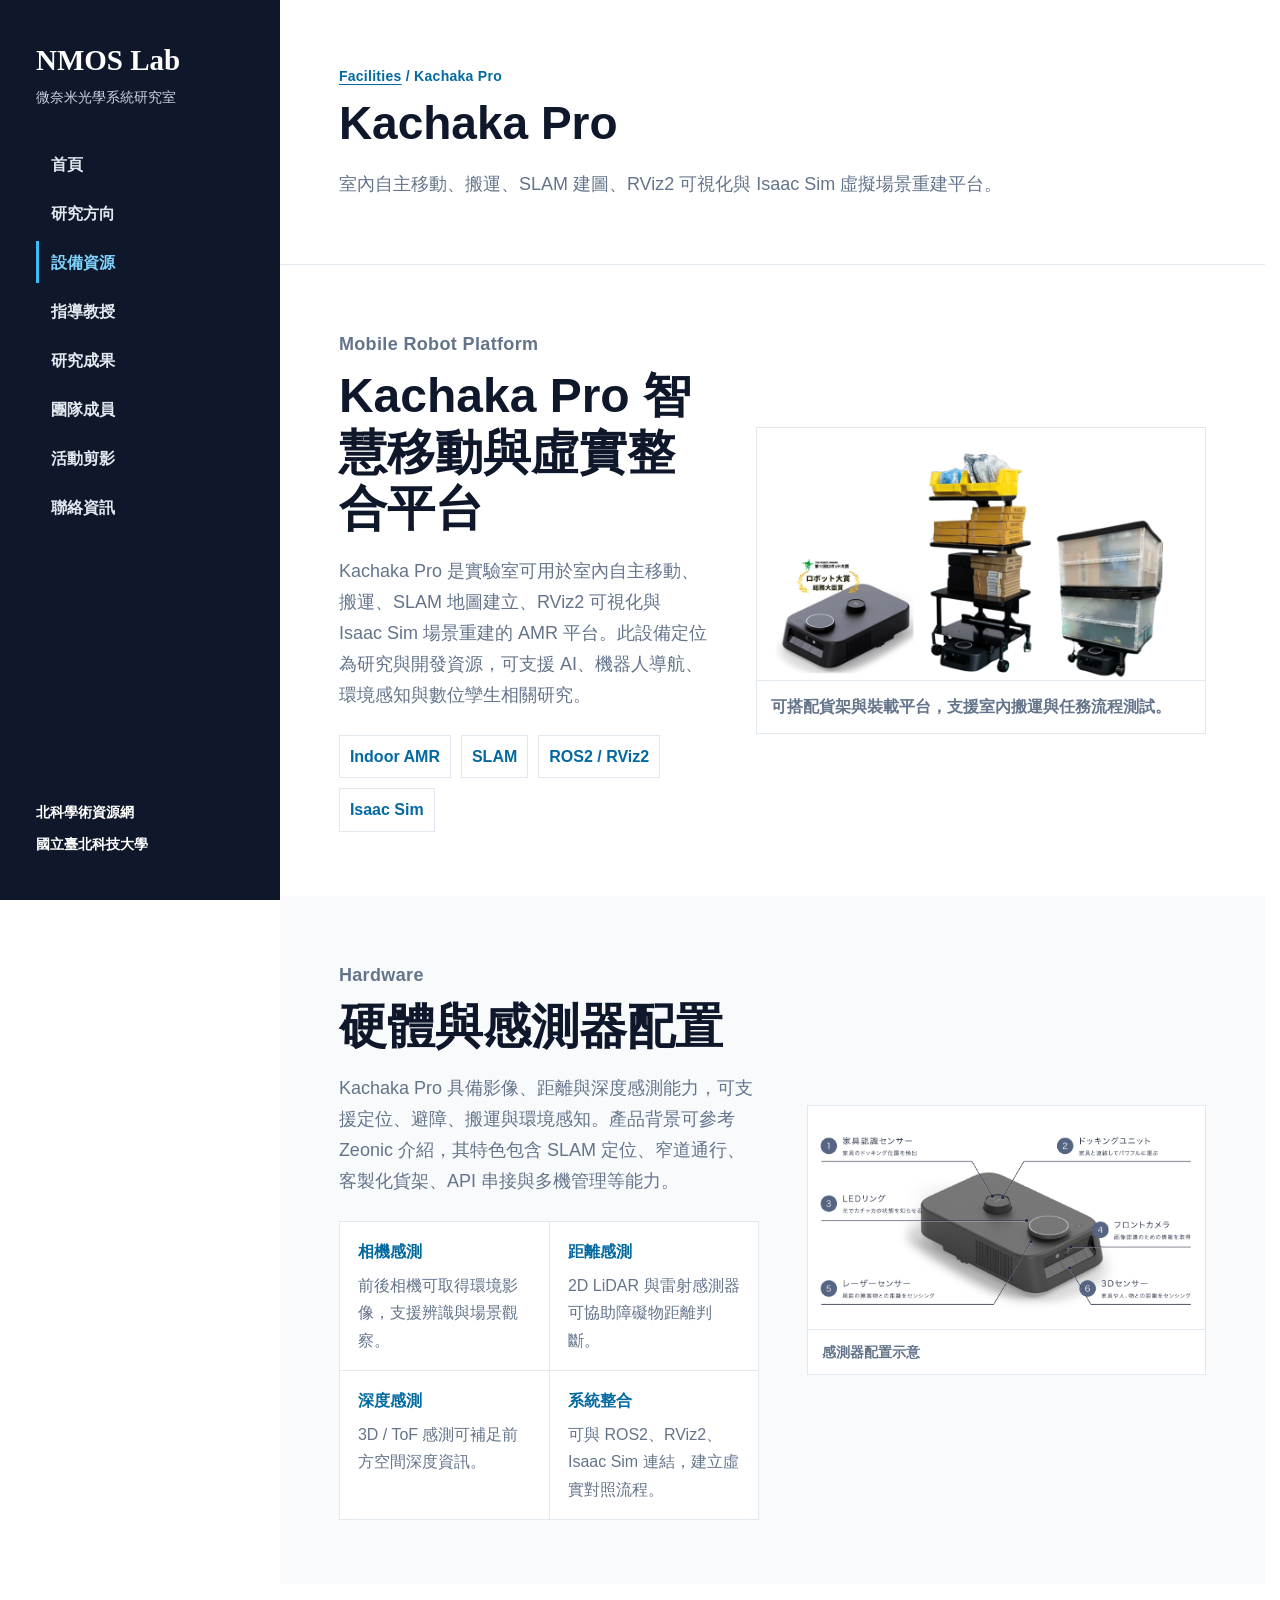
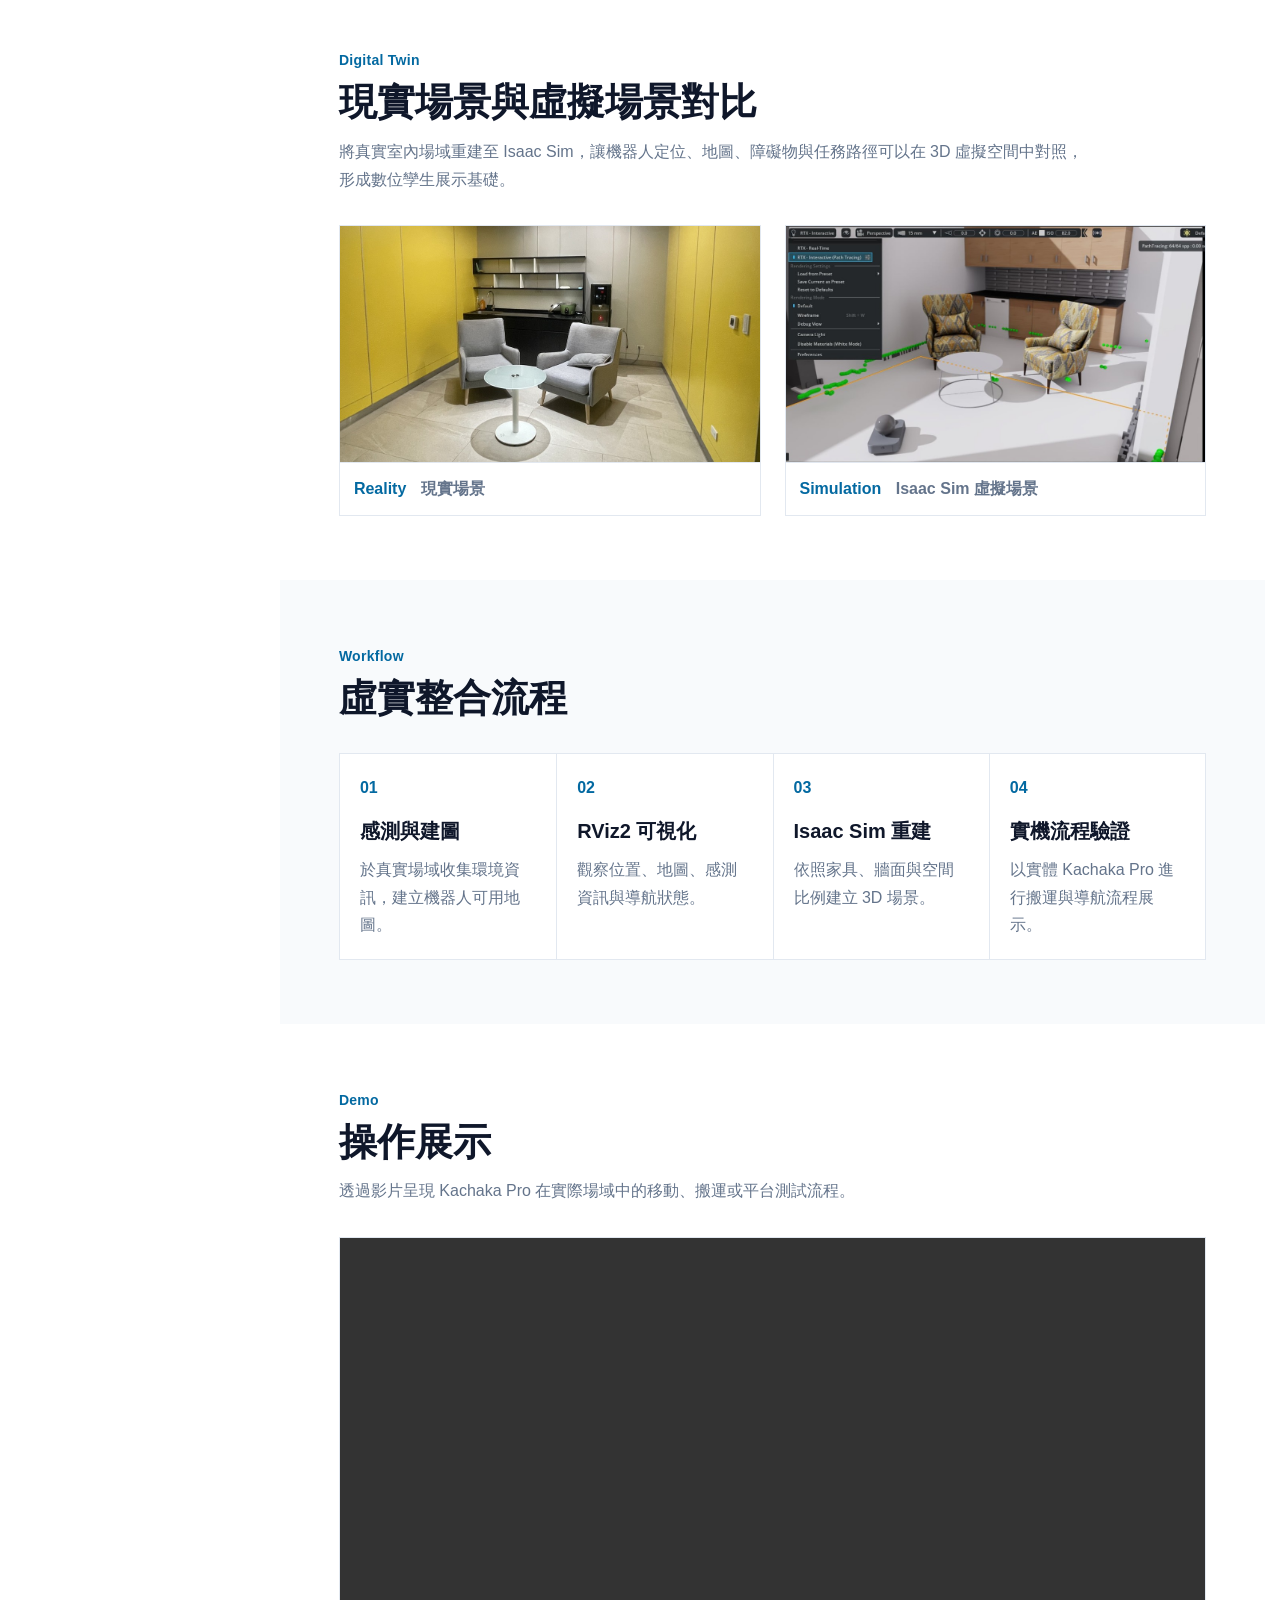
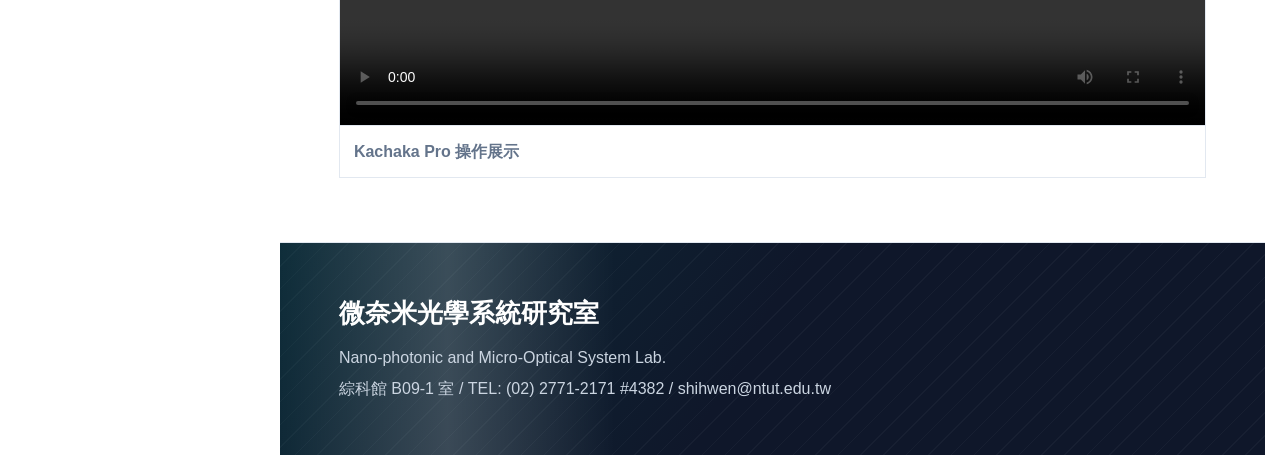
<file: equipment-kachaka.html>
<!doctype html>
<html lang="zh-Hant">
<head>
  <meta charset="utf-8">
  <meta name="viewport" content="width=device-width, initial-scale=1">
  <title>Kachaka Pro｜設備資源｜微奈米光學系統研究室</title>
  <link rel="stylesheet" href="nmos-layout.css?v=20260707-5">
  <link rel="icon" href="favicon.ico" sizes="any">
  <script>if("scrollRestoration" in history){history.scrollRestoration="manual";}window.scrollTo(0,0);</script>
</head>
<body>
  <div class="site-shell">
    <aside class="sidebar">
      <a class="brand" href="index.html"><strong>NMOS Lab</strong><span>微奈米光學系統研究室</span></a>
      <nav class="side-nav">
        <a href="index.html">首頁</a>
        <a href="research.html">研究方向</a>
        <a class="active" href="equipment.html">設備資源</a>
        <a href="professor.html">指導教授</a>
        <a href="publications.html">研究成果</a>
        <a href="members.html">團隊成員</a>
        <a href="activities.html">活動剪影</a>
        <a href="contact.html">聯絡資訊</a>
      </nav>
      <div class="sidebar-footer">
        <a href="https://academic.ntut.edu.tw" target="_blank" rel="noopener">北科學術資源網</a>
        <a href="https://www.ntut.edu.tw" target="_blank" rel="noopener">國立臺北科技大學</a>
      </div>
    </aside>

    <main class="page">
      <header class="page-header">
        <p class="page-kicker"><a href="equipment.html">Facilities</a> / Kachaka Pro</p>
        <h1>Kachaka Pro</h1>
        <p class="page-lead">室內自主移動、搬運、SLAM 建圖、RViz2 可視化與 Isaac Sim 虛擬場景重建平台。</p>
      </header>

      <section class="section">
        <div class="equipment-hero-block">
          <div class="equipment-hero-copy">
            <p class="section-kicker">Mobile Robot Platform</p>
            <h2>Kachaka Pro 智慧移動與虛實整合平台</h2>
            <p>Kachaka Pro 是實驗室可用於室內自主移動、搬運、SLAM 地圖建立、RViz2 可視化與 Isaac Sim 場景重建的 AMR 平台。此設備定位為研究與開發資源，可支援 AI、機器人導航、環境感知與數位孿生相關研究。</p>
            <div class="equipment-tag-row" aria-label="Kachaka Pro 研究能力">
              <span>Indoor AMR</span>
              <span>SLAM</span>
              <span>ROS2 / RViz2</span>
              <span>Isaac Sim</span>
            </div>
          </div>
          <figure class="equipment-hero-image">
            <img src="assets/media/media-005.png" width="972" height="560" alt="Kachaka Pro 搭配貨架與搬運裝載示意">
            <figcaption>可搭配貨架與裝載平台，支援室內搬運與任務流程測試。</figcaption>
          </figure>
        </div>
      </section>

      <section class="section alt">
        <div class="equipment-detail-grid">
          <div>
            <p class="section-kicker">Hardware</p>
            <h2>硬體與感測器配置</h2>
            <p>Kachaka Pro 具備影像、距離與深度感測能力，可支援定位、避障、搬運與環境感知。產品背景可參考 Zeonic 介紹，其特色包含 SLAM 定位、窄道通行、客製化貨架、API 串接與多機管理等能力。</p>
            <div class="equipment-capabilities">
              <article><strong>相機感測</strong><span>前後相機可取得環境影像，支援辨識與場景觀察。</span></article>
              <article><strong>距離感測</strong><span>2D LiDAR 與雷射感測器可協助障礙物距離判斷。</span></article>
              <article><strong>深度感測</strong><span>3D / ToF 感測可補足前方空間深度資訊。</span></article>
              <article><strong>系統整合</strong><span>可與 ROS2、RViz2、Isaac Sim 連結，建立虛實對照流程。</span></article>
            </div>
          </div>
          <figure class="media-frame contain equipment-diagram">
            <img src="assets/media/media-003.png" width="1067" height="514" alt="Kachaka Pro 感測器配置示意" loading="lazy">
            <figcaption>感測器配置示意</figcaption>
          </figure>
        </div>
      </section>

      <section class="section">
        <div class="section-heading">
          <p class="section-kicker">Digital Twin</p>
          <h2>現實場景與虛擬場景對比</h2>
          <p>將真實室內場域重建至 Isaac Sim，讓機器人定位、地圖、障礙物與任務路徑可以在 3D 虛擬空間中對照，形成數位孿生展示基礎。</p>
        </div>
        <div class="comparison-grid">
          <figure class="comparison-card">
            <img src="assets/media/media-002.jpg" width="1125" height="631" alt="Kachaka Pro 測試用真實室內場景" loading="lazy">
            <figcaption><span>Reality</span> 現實場景</figcaption>
          </figure>
          <figure class="comparison-card">
            <img src="assets/media/media-004.jpg" width="1112" height="591" alt="Isaac Sim 重建的 3D 虛擬場景" loading="lazy">
            <figcaption><span>Simulation</span> Isaac Sim 虛擬場景</figcaption>
          </figure>
        </div>
      </section>

      <section class="section alt">
        <div class="section-heading">
          <p class="section-kicker">Workflow</p>
          <h2>虛實整合流程</h2>
        </div>
        <div class="equipment-flow">
          <article><span>01</span><h3>感測與建圖</h3><p>於真實場域收集環境資訊，建立機器人可用地圖。</p></article>
          <article><span>02</span><h3>RViz2 可視化</h3><p>觀察位置、地圖、感測資訊與導航狀態。</p></article>
          <article><span>03</span><h3>Isaac Sim 重建</h3><p>依照家具、牆面與空間比例建立 3D 場景。</p></article>
          <article><span>04</span><h3>實機流程驗證</h3><p>以實體 Kachaka Pro 進行搬運與導航流程展示。</p></article>
        </div>
      </section>

      <section class="section demo-section">
        <div class="section-heading">
          <p class="section-kicker">Demo</p>
          <h2>操作展示</h2>
          <p>透過影片呈現 Kachaka Pro 在實際場域中的移動、搬運或平台測試流程。</p>
        </div>
        <figure class="demo-video-frame">
          <video controls preload="metadata">
            <source src="assets/video/video-001.mp4" type="video/mp4">
            您的瀏覽器不支援影片播放。
          </video>
          <figcaption>Kachaka Pro 操作展示</figcaption>
        </figure>
      </section>

      <footer class="lab-footer">
        <div>
          <h2>微奈米光學系統研究室</h2>
          <p>Nano-photonic and Micro-Optical System Lab.</p>
          <p>綜科館 B09-1 室 / TEL: (02) 2771-2171 #4382 / shihwen@ntut.edu.tw</p>
        </div>
      </footer>
    </main>
  </div>
  <script src="nmos-page.js?v=20260707-5"></script>
</body>
</html>
</file>
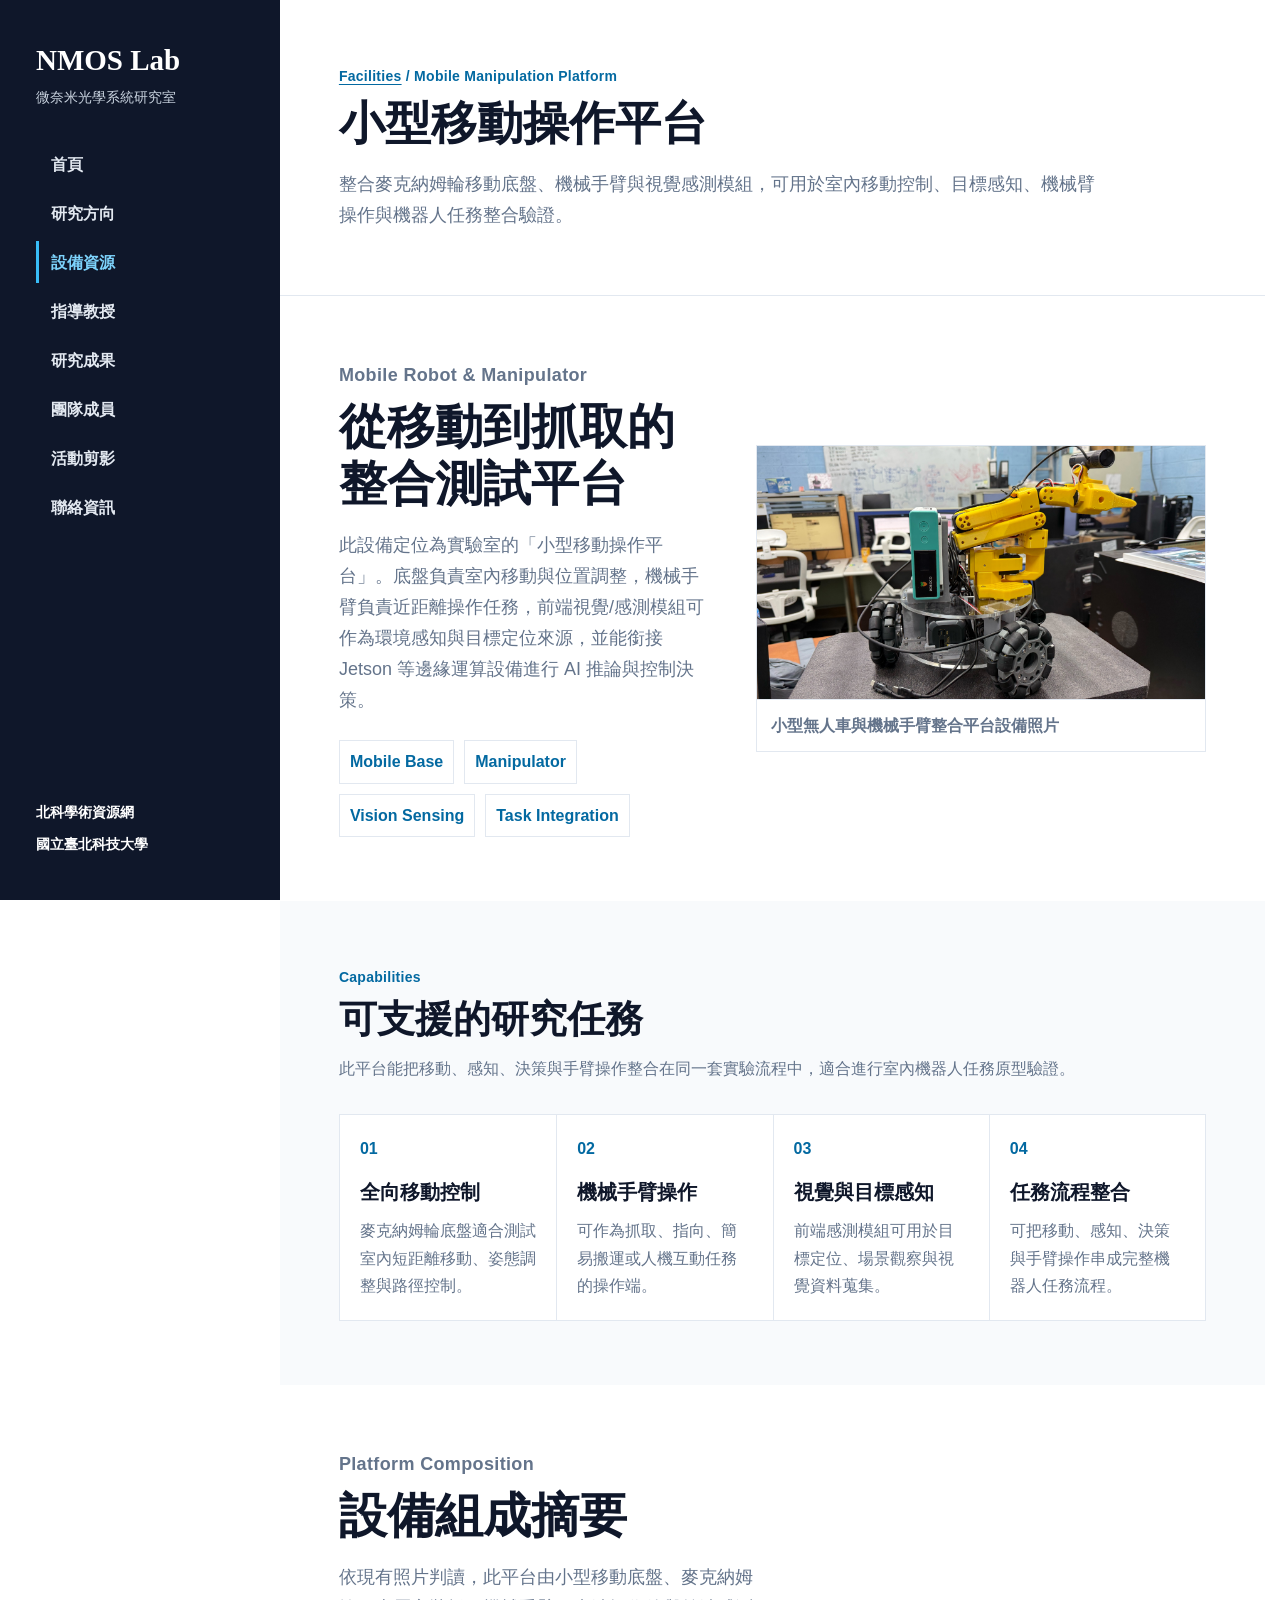
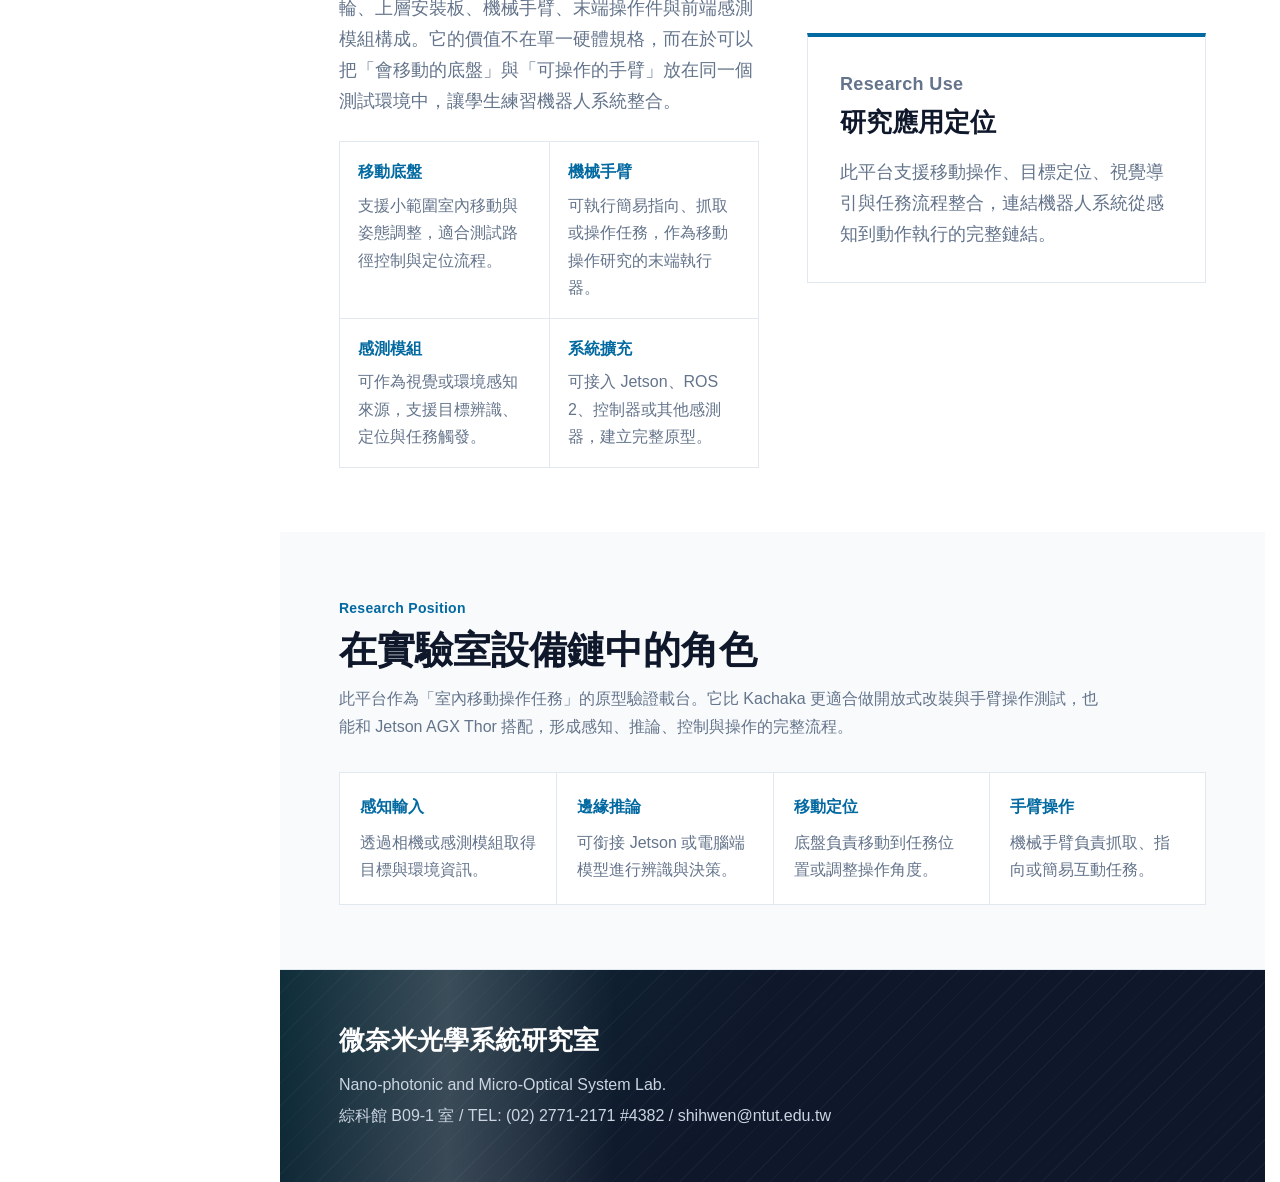
<file: equipment-mobile-robot-arm.html>
<!doctype html>
<html lang="zh-Hant">
<head>
  <meta charset="utf-8">
  <meta name="viewport" content="width=device-width, initial-scale=1">
  <title>小型移動操作平台｜設備資源｜微奈米光學系統研究室</title>
  <link rel="stylesheet" href="nmos-layout.css?v=20260707-5">
  <link rel="icon" href="favicon.ico" sizes="any">
  <script>if("scrollRestoration" in history){history.scrollRestoration="manual";}window.scrollTo(0,0);</script>
</head>
<body>
  <div class="site-shell">
    <aside class="sidebar">
      <a class="brand" href="index.html"><strong>NMOS Lab</strong><span>微奈米光學系統研究室</span></a>
      <nav class="side-nav">
        <a href="index.html">首頁</a>
        <a href="research.html">研究方向</a>
        <a class="active" href="equipment.html">設備資源</a>
        <a href="professor.html">指導教授</a>
        <a href="publications.html">研究成果</a>
        <a href="members.html">團隊成員</a>
        <a href="activities.html">活動剪影</a>
        <a href="contact.html">聯絡資訊</a>
      </nav>
      <div class="sidebar-footer">
        <a href="https://academic.ntut.edu.tw" target="_blank" rel="noopener">北科學術資源網</a>
        <a href="https://www.ntut.edu.tw" target="_blank" rel="noopener">國立臺北科技大學</a>
      </div>
    </aside>

    <main class="page">
      <header class="page-header">
        <p class="page-kicker"><a href="equipment.html">Facilities</a> / Mobile Manipulation Platform</p>
        <h1>小型移動操作平台</h1>
        <p class="page-lead">整合麥克納姆輪移動底盤、機械手臂與視覺感測模組，可用於室內移動控制、目標感知、機械臂操作與機器人任務整合驗證。</p>
      </header>

      <section class="section">
        <div class="equipment-hero-block">
          <div class="equipment-hero-copy">
            <p class="section-kicker">Mobile Robot & Manipulator</p>
            <h2>從移動到抓取的整合測試平台</h2>
            <p>此設備定位為實驗室的「小型移動操作平台」。底盤負責室內移動與位置調整，機械手臂負責近距離操作任務，前端視覺/感測模組可作為環境感知與目標定位來源，並能銜接 Jetson 等邊緣運算設備進行 AI 推論與控制決策。</p>
            <div class="equipment-tag-row" aria-label="小型移動操作平台核心功能">
              <span>Mobile Base</span>
              <span>Manipulator</span>
              <span>Vision Sensing</span>
              <span>Task Integration</span>
            </div>
          </div>
          <figure class="equipment-hero-image mobile-arm-hero-image">
            <img src="assets/media/media-006.jpg" width="5712" height="4284" alt="小型移動操作平台設備照片">
            <figcaption>小型無人車與機械手臂整合平台設備照片</figcaption>
          </figure>
        </div>
      </section>

      <section class="section alt">
        <div class="section-heading">
          <p class="section-kicker">Capabilities</p>
          <h2>可支援的研究任務</h2>
          <p>此平台能把移動、感知、決策與手臂操作整合在同一套實驗流程中，適合進行室內機器人任務原型驗證。</p>
        </div>
        <div class="equipment-flow">
          <article><span>01</span><h3>全向移動控制</h3><p>麥克納姆輪底盤適合測試室內短距離移動、姿態調整與路徑控制。</p></article>
          <article><span>02</span><h3>機械手臂操作</h3><p>可作為抓取、指向、簡易搬運或人機互動任務的操作端。</p></article>
          <article><span>03</span><h3>視覺與目標感知</h3><p>前端感測模組可用於目標定位、場景觀察與視覺資料蒐集。</p></article>
          <article><span>04</span><h3>任務流程整合</h3><p>可把移動、感知、決策與手臂操作串成完整機器人任務流程。</p></article>
        </div>
      </section>

      <section class="section">
        <div class="equipment-detail-grid">
          <div>
            <p class="section-kicker">Platform Composition</p>
            <h2>設備組成摘要</h2>
            <p>依現有照片判讀，此平台由小型移動底盤、麥克納姆輪、上層安裝板、機械手臂、末端操作件與前端感測模組構成。它的價值不在單一硬體規格，而在於可以把「會移動的底盤」與「可操作的手臂」放在同一個測試環境中，讓學生練習機器人系統整合。</p>
            <div class="equipment-capabilities">
              <article><strong>移動底盤</strong><span>支援小範圍室內移動與姿態調整，適合測試路徑控制與定位流程。</span></article>
              <article><strong>機械手臂</strong><span>可執行簡易指向、抓取或操作任務，作為移動操作研究的末端執行器。</span></article>
              <article><strong>感測模組</strong><span>可作為視覺或環境感知來源，支援目標辨識、定位與任務觸發。</span></article>
              <article><strong>系統擴充</strong><span>可接入 Jetson、ROS 2、控制器或其他感測器，建立完整原型。</span></article>
            </div>
          </div>
          <div class="equipment-summary-panel">
            <p class="section-kicker">Research Use</p>
            <h3>研究應用定位</h3>
            <p>此平台支援移動操作、目標定位、視覺導引與任務流程整合，連結機器人系統從感知到動作執行的完整鏈結。</p>
          </div>
        </div>
      </section>

      <section class="section alt">
        <div class="section-heading">
          <p class="section-kicker">Research Position</p>
          <h2>在實驗室設備鏈中的角色</h2>
          <p>此平台作為「室內移動操作任務」的原型驗證載台。它比 Kachaka 更適合做開放式改裝與手臂操作測試，也能和 Jetson AGX Thor 搭配，形成感知、推論、控制與操作的完整流程。</p>
        </div>
        <div class="equipment-structure-grid">
          <article><strong>感知輸入</strong><span>透過相機或感測模組取得目標與環境資訊。</span></article>
          <article><strong>邊緣推論</strong><span>可銜接 Jetson 或電腦端模型進行辨識與決策。</span></article>
          <article><strong>移動定位</strong><span>底盤負責移動到任務位置或調整操作角度。</span></article>
          <article><strong>手臂操作</strong><span>機械手臂負責抓取、指向或簡易互動任務。</span></article>
        </div>
      </section>

      <footer class="lab-footer">
        <div>
          <h2>微奈米光學系統研究室</h2>
          <p>Nano-photonic and Micro-Optical System Lab.</p>
          <p>綜科館 B09-1 室 / TEL: (02) 2771-2171 #4382 / shihwen@ntut.edu.tw</p>
        </div>
      </footer>
    </main>
  </div>
  <script src="nmos-page.js?v=20260707-5"></script>
</body>
</html>
</file>
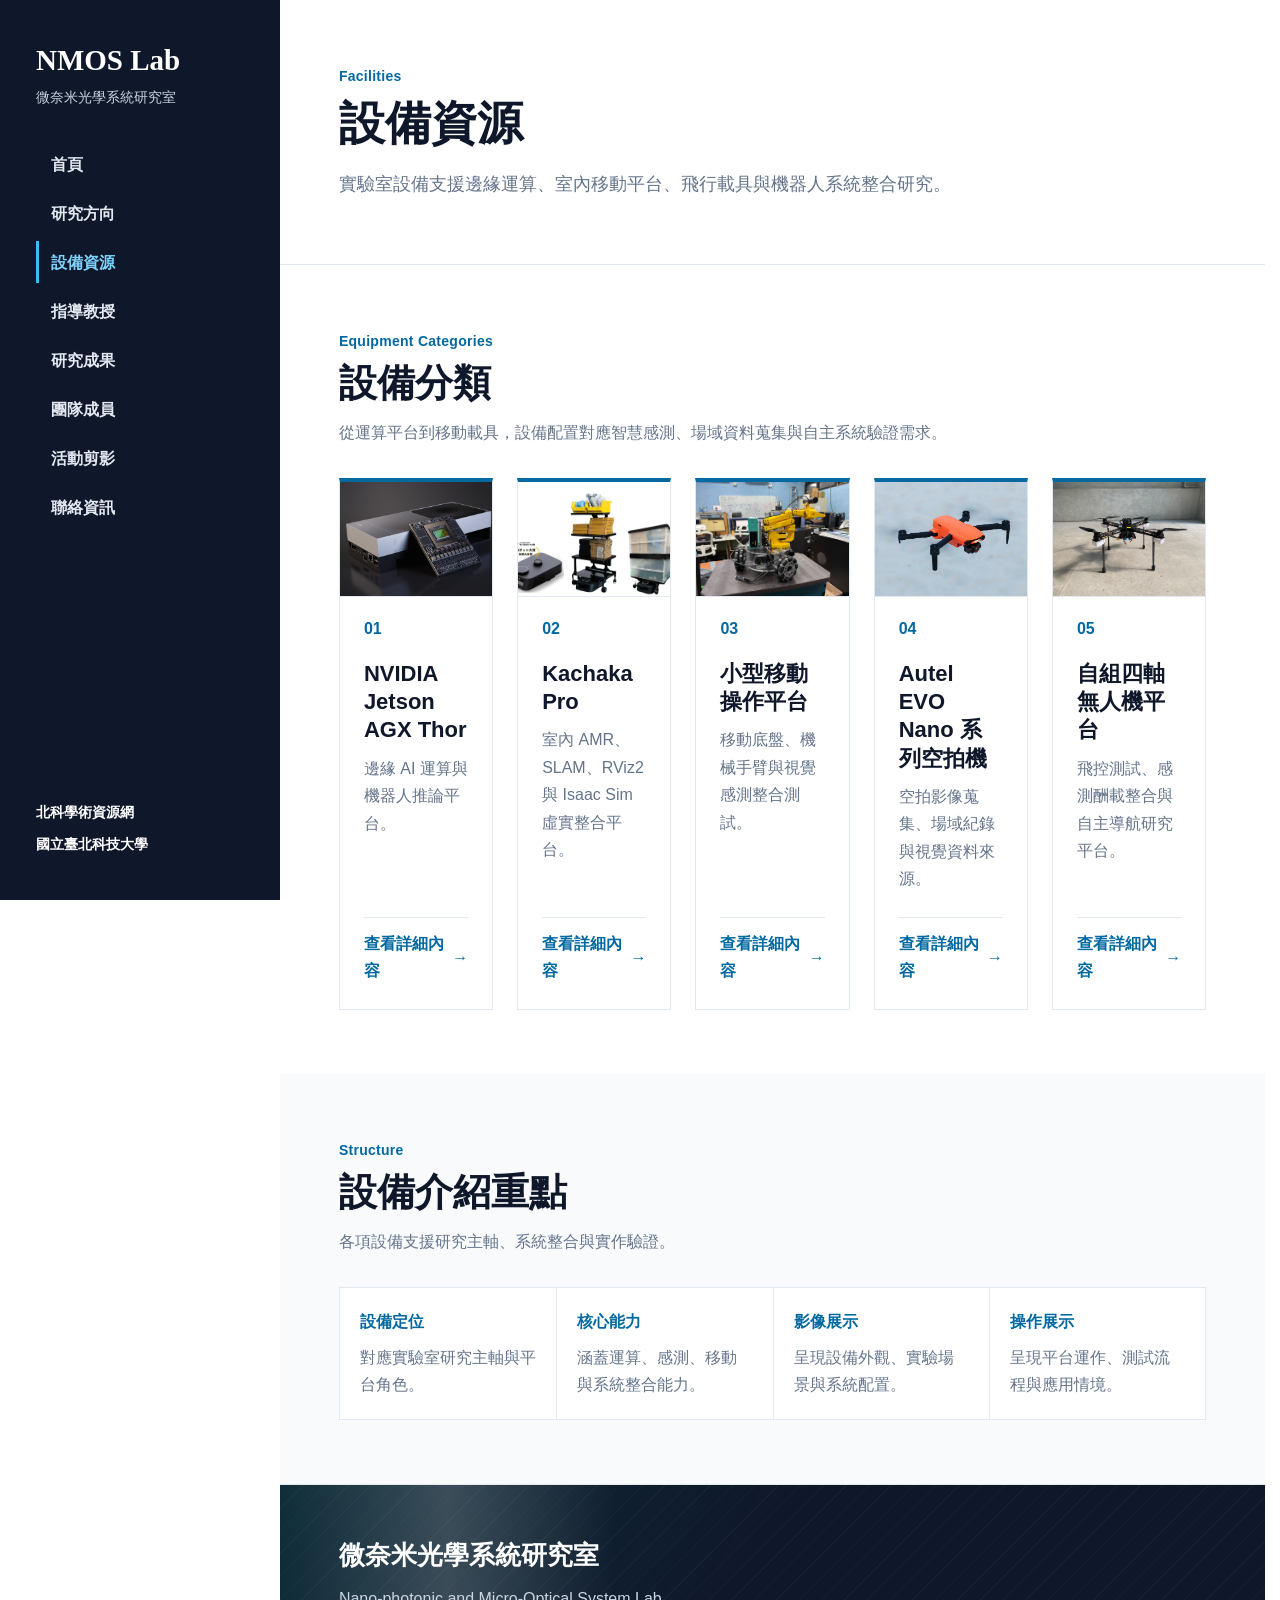
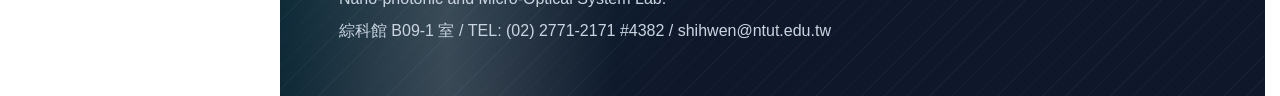
<file: equipment.html>
<!doctype html>
<html lang="zh-Hant">
<head>
  <meta charset="utf-8">
  <meta name="viewport" content="width=device-width, initial-scale=1">
  <title>設備資源｜微奈米光學系統研究室</title>
  <link rel="stylesheet" href="nmos-layout.css?v=20260707-5">
  <link rel="icon" href="favicon.ico" sizes="any">
  <script>if("scrollRestoration" in history){history.scrollRestoration="manual";}window.scrollTo(0,0);</script>
</head>
<body>
  <div class="site-shell">
    <aside class="sidebar">
      <a class="brand" href="index.html"><strong>NMOS Lab</strong><span>微奈米光學系統研究室</span></a>
      <nav class="side-nav">
        <a href="index.html">首頁</a>
        <a href="research.html">研究方向</a>
        <a class="active" href="equipment.html">設備資源</a>
        <a href="professor.html">指導教授</a>
        <a href="publications.html">研究成果</a>
        <a href="members.html">團隊成員</a>
        <a href="activities.html">活動剪影</a>
        <a href="contact.html">聯絡資訊</a>
      </nav>
      <div class="sidebar-footer">
        <a href="https://academic.ntut.edu.tw" target="_blank" rel="noopener">北科學術資源網</a>
        <a href="https://www.ntut.edu.tw" target="_blank" rel="noopener">國立臺北科技大學</a>
      </div>
    </aside>

    <main class="page">
      <header class="page-header">
        <p class="page-kicker">Facilities</p>
        <h1>設備資源</h1>
        <p class="page-lead">實驗室設備支援邊緣運算、室內移動平台、飛行載具與機器人系統整合研究。</p>
      </header>

      <section class="section">
        <div class="section-heading">
          <p class="section-kicker">Equipment Categories</p>
          <h2>設備分類</h2>
          <p>從運算平台到移動載具，設備配置對應智慧感測、場域資料蒐集與自主系統驗證需求。</p>
        </div>
        <div class="equipment-directory">
          <a class="equipment-card is-ready" href="equipment-jetson-agx-thor.html">
            <figure class="equipment-card-thumb">
              <img src="assets/media/media-001.jpg" width="1280" height="680" alt="NVIDIA Jetson AGX Thor">
            </figure>
            <span class="equipment-card-code">01</span>
            <h3>NVIDIA Jetson AGX Thor</h3>
            <p>邊緣 AI 運算與機器人推論平台。</p>
            <span class="equipment-card-action">查看詳細內容</span>
          </a>
          <a class="equipment-card is-ready" href="equipment-kachaka.html">
            <figure class="equipment-card-thumb">
              <img src="assets/media/media-005.png" width="972" height="560" alt="Kachaka Pro">
            </figure>
            <span class="equipment-card-code">02</span>
            <h3>Kachaka Pro</h3>
            <p>室內 AMR、SLAM、RViz2 與 Isaac Sim 虛實整合平台。</p>
            <span class="equipment-card-action">查看詳細內容</span>
          </a>
          <a class="equipment-card is-ready" href="equipment-mobile-robot-arm.html">
            <figure class="equipment-card-thumb">
              <img src="assets/media/media-006.jpg" width="5712" height="4284" alt="小型移動操作平台">
            </figure>
            <span class="equipment-card-code">03</span>
            <h3>小型移動操作平台</h3>
            <p>移動底盤、機械手臂與視覺感測整合測試。</p>
            <span class="equipment-card-action">查看詳細內容</span>
          </a>
          <a class="equipment-card is-ready" href="equipment-aerial-camera.html">
            <figure class="equipment-card-thumb">
              <img src="assets/media/media-007.jpg" width="1100" height="1100" alt="Autel EVO Nano 系列空拍機">
            </figure>
            <span class="equipment-card-code">04</span>
            <h3>Autel EVO Nano 系列空拍機</h3>
            <p>空拍影像蒐集、場域紀錄與視覺資料來源。</p>
            <span class="equipment-card-action">查看詳細內容</span>
          </a>
          <a class="equipment-card is-ready" href="equipment-drone.html">
            <figure class="equipment-card-thumb">
              <img src="assets/media/media-008.jpg" width="1477" height="1108" alt="自組四軸無人機平台">
            </figure>
            <span class="equipment-card-code">05</span>
            <h3>自組四軸無人機平台</h3>
            <p>飛控測試、感測酬載整合與自主導航研究平台。</p>
            <span class="equipment-card-action">查看詳細內容</span>
          </a>
        </div>
      </section>

      <section class="section alt">
        <div class="section-heading">
          <p class="section-kicker">Structure</p>
          <h2>設備介紹重點</h2>
          <p>各項設備支援研究主軸、系統整合與實作驗證。</p>
        </div>
        <div class="equipment-structure-grid">
          <article><strong>設備定位</strong><span>對應實驗室研究主軸與平台角色。</span></article>
          <article><strong>核心能力</strong><span>涵蓋運算、感測、移動與系統整合能力。</span></article>
          <article><strong>影像展示</strong><span>呈現設備外觀、實驗場景與系統配置。</span></article>
          <article><strong>操作展示</strong><span>呈現平台運作、測試流程與應用情境。</span></article>
        </div>
      </section>

      <footer class="lab-footer">
        <div>
          <h2>微奈米光學系統研究室</h2>
          <p>Nano-photonic and Micro-Optical System Lab.</p>
          <p>綜科館 B09-1 室 / TEL: (02) 2771-2171 #4382 / shihwen@ntut.edu.tw</p>
        </div>
      </footer>
    </main>
  </div>
  <script src="nmos-page.js?v=20260707-5"></script>
</body>
</html>
</file>
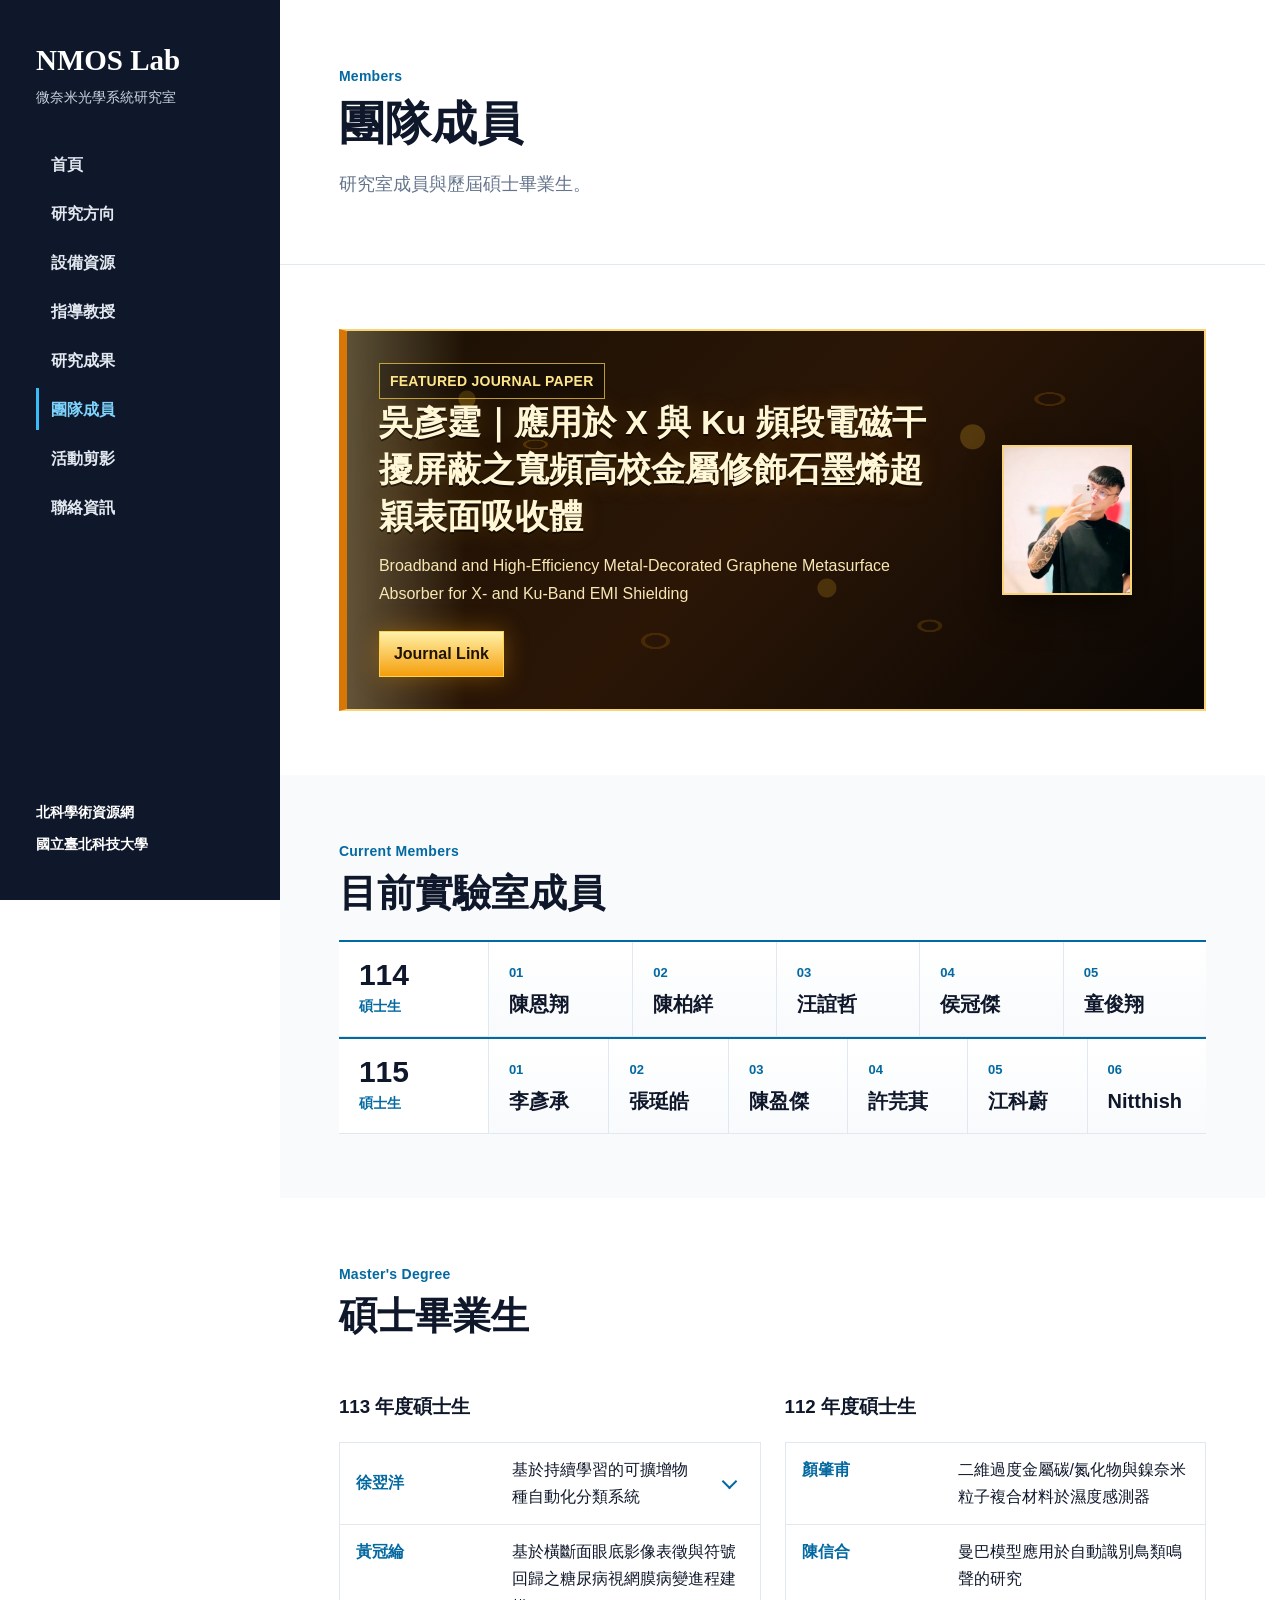
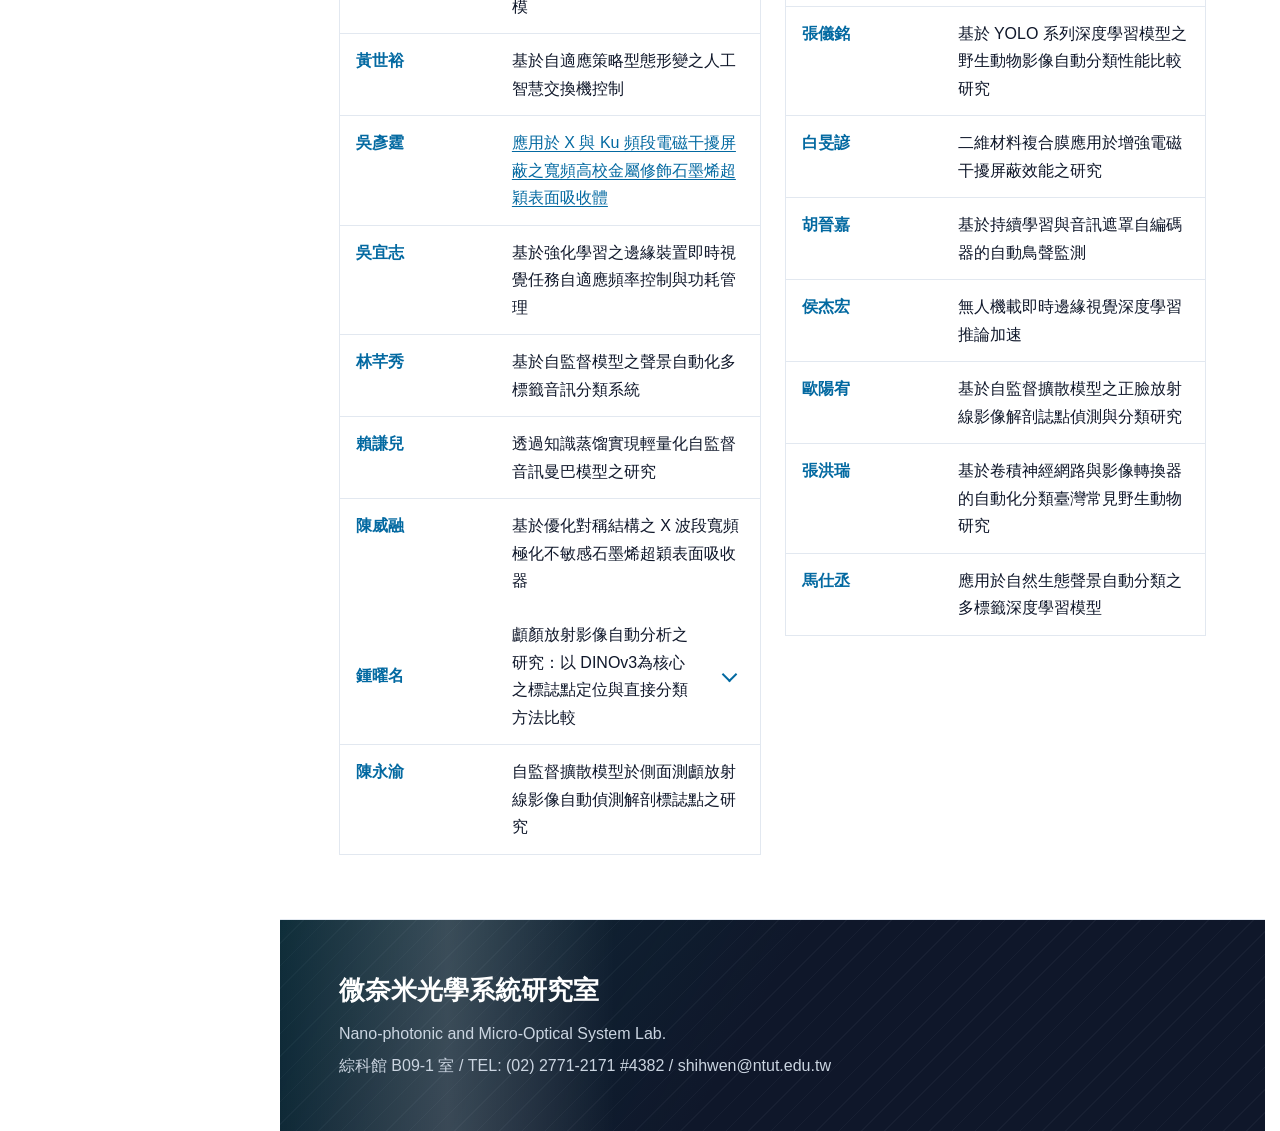
<file: members.html>
<!doctype html>
<html lang="zh-Hant">
<head>
  <meta charset="utf-8">
  <meta name="viewport" content="width=device-width, initial-scale=1">
  <title>團隊成員｜微奈米光學系統研究室</title>
  <link rel="stylesheet" href="nmos-layout.css?v=20260707-5">
  <link rel="icon" href="favicon.ico" sizes="any">
  <script>if("scrollRestoration" in history){history.scrollRestoration="manual";}window.scrollTo(0,0);</script>
</head>
<body>
  <div class="site-shell">
    <aside class="sidebar">
      <a class="brand" href="index.html"><strong>NMOS Lab</strong><span>微奈米光學系統研究室</span></a>
      <nav class="side-nav">
        <a href="index.html">首頁</a>
        <a href="research.html">研究方向</a>
        <a href="equipment.html">設備資源</a>
        <a href="professor.html">指導教授</a>
        <a href="publications.html">研究成果</a>
        <a class="active" href="members.html">團隊成員</a>
        <a href="activities.html">活動剪影</a>
        <a href="contact.html">聯絡資訊</a>
      </nav>
      <div class="sidebar-footer">
        <a href="https://academic.ntut.edu.tw" target="_blank" rel="noopener">北科學術資源網</a>
        <a href="https://www.ntut.edu.tw" target="_blank" rel="noopener">國立臺北科技大學</a>
      </div>
    </aside>

    <main class="page">
      <header class="page-header">
        <p class="page-kicker">Members</p>
        <h1>團隊成員</h1>
        <p class="page-lead">研究室成員與歷屆碩士畢業生。</p>
      </header>

      <section class="section">
        <article class="featured-publication leopard-feature">
          <div>
            <p class="section-kicker">Featured Journal Paper</p>
            <h2>吳彥霆｜應用於 X 與 Ku 頻段電磁干擾屏蔽之寬頻高校金屬修飾石墨烯超穎表面吸收體</h2>
            <p>Broadband and High-Efficiency Metal-Decorated Graphene Metasurface Absorber for X- and Ku-Band EMI Shielding</p>
            <div class="button-row">
              <a class="button-link" href="https://www.sciencedirect.com/science/article/pii/S0577907326001516" target="_blank" rel="noopener">Journal Link</a>
            </div>
          </div>
          <figure class="featured-author">
            <img src="assets/media/media-033.jpg" width="879" height="1136" alt="吳彥霆">
          </figure>
        </article>
      </section>

      <section class="section alt current-members-section">
        <div class="section-heading">
          <p class="section-kicker">Current Members</p>
          <h2>目前實驗室成員</h2>
        </div>
        <div class="current-members-roster" aria-label="115 年目前實驗室成員">
          <div class="roster-meta">
            <span class="roster-year">114</span>
            <span class="roster-label">碩士生</span>
          </div>
          <ul class="member-name-grid">
            <li><span>01</span><strong>陳恩翔</strong></li>
            <li><span>02</span><strong>陳柏絴</strong></li>
            <li><span>03</span><strong>汪誼哲</strong></li>
            <li><span>04</span><strong>侯冠傑</strong></li>
            <li><span>05</span><strong>童俊翔</strong></li>
          </ul>
        </div>

        <div class="current-members-roster" aria-label="116 年目前實驗室成員">
          <div class="roster-meta">
            <span class="roster-year">115</span>
            <span class="roster-label">碩士生</span>
          </div>

          <ul class="member-name-grid member-name-grid--six">
            <li><span>01</span><strong>李彥承</strong></li>
            <li><span>02</span><strong>張珽皓</strong></li>
            <li><span>03</span><strong>陳盈傑</strong></li>
            <li><span>04</span><strong>許芫萁</strong></li>
            <li><span>05</span><strong>江科蔚</strong></li>
            <li><span>06</span><strong>Nitthish</strong></li>
          </ul>
        </div>
      </section>

      <section class="section">
        <div class="section-heading">
          <p class="section-kicker">Master's Degree</p>
          <h2>碩士畢業生</h2>
        </div>
        <div class="grid-2">
          <article>
            <h3>113 年度碩士生</h3>
            <div class="thesis-list">
              <details class="thesis-profile">
                <summary class="thesis-item">
                  <span class="student-name">徐翌洋</span>
                  <span class="thesis-title">基於持續學習的可擴增物種自動化分類系統</span>
                  <span class="profile-toggle" aria-hidden="true"></span>
                </summary>
                <div class="member-profile-gallery">
                  <figure><img src="assets/media/member-hsu-yi-yang-01.jpg" width="844" height="1119" alt="徐翌洋畢業照 1" loading="lazy"></figure>
                  <figure><img src="assets/media/member-hsu-yi-yang-02.jpg" width="1108" height="1477" alt="徐翌洋畢業照 2" loading="lazy"></figure>
                </div>
              </details>
              <div class="thesis-item"><span class="student-name">黃冠綸</span><span class="thesis-title">基於橫斷面眼底影像表徵與符號回歸之糖尿病視網膜病變進程建模</span></div>
              <div class="thesis-item"><span class="student-name">黃世裕</span><span class="thesis-title">基於自適應策略型態形變之人工智慧交換機控制</span></div>
              <div class="thesis-item"><span class="student-name">吳彥霆</span><span class="thesis-title"><a href="https://www.sciencedirect.com/science/article/pii/S0577907326001516" target="_blank" rel="noopener">應用於 X 與 Ku 頻段電磁干擾屏蔽之寬頻高校金屬修飾石墨烯超穎表面吸收體</a></span></div>
              <div class="thesis-item"><span class="student-name">吳宜志</span><span class="thesis-title">基於強化學習之邊緣裝置即時視覺任務自適應頻率控制與功耗管理</span></div>
              <div class="thesis-item"><span class="student-name">林芊秀</span><span class="thesis-title">基於自監督模型之聲景自動化多標籤音訊分類系統</span></div>
              <div class="thesis-item"><span class="student-name">賴謙兒</span><span class="thesis-title">透過知識蒸馏實現輕量化自監督音訊曼巴模型之研究</span></div>
              <div class="thesis-item"><span class="student-name">陳威融</span><span class="thesis-title">基於優化對稱結構之 X 波段寬頻極化不敏感石墨烯超穎表面吸收器</span></div>
              <details class="thesis-profile">
                <summary class="thesis-item">
                  <span class="student-name">鍾曜名</span>
                  <span class="thesis-title">顱顏放射影像自動分析之研究：以 DINOv3為核心之標誌點定位與直接分類方法比較</span>
                  <span class="profile-toggle" aria-hidden="true"></span>
                </summary>
                <div class="member-profile-gallery member-profile-gallery-single">
                  <figure><img src="assets/media/member-chung-yao-ming.jpg" width="960" height="1706" alt="鍾曜名個人照片" loading="lazy"></figure>
                </div>
              </details>
              <div class="thesis-item"><span class="student-name">陳永渝</span><span class="thesis-title">自監督擴散模型於側面測顱放射線影像自動偵測解剖標誌點之研究</span></div>
            </div>
          </article>
          <article>
            <h3>112 年度碩士生</h3>
            <div class="thesis-list">
              <div class="thesis-item"><span class="student-name">顏肇甫</span><span class="thesis-title">二維過度金屬碳/氮化物與鎳奈米粒子複合材料於濕度感測器</span></div>
              <div class="thesis-item"><span class="student-name">陳信合</span><span class="thesis-title">曼巴模型應用於自動識別鳥類鳴聲的研究</span></div>
              <div class="thesis-item"><span class="student-name">張儀銘</span><span class="thesis-title">基於 YOLO 系列深度學習模型之野生動物影像自動分類性能比較研究</span></div>
              <div class="thesis-item"><span class="student-name">白旻諺</span><span class="thesis-title">二維材料複合膜應用於增強電磁干擾屏蔽效能之研究</span></div>
              <div class="thesis-item"><span class="student-name">胡晉嘉</span><span class="thesis-title">基於持續學習與音訊遮罩自編碼器的自動鳥聲監測</span></div>
              <div class="thesis-item"><span class="student-name">侯杰宏</span><span class="thesis-title">無人機載即時邊緣視覺深度學習推論加速</span></div>
              <div class="thesis-item"><span class="student-name">歐陽宥</span><span class="thesis-title">基於自監督擴散模型之正臉放射線影像解剖誌點偵測與分類研究</span></div>
              <div class="thesis-item"><span class="student-name">張洪瑞</span><span class="thesis-title">基於卷積神經網路與影像轉換器的自動化分類臺灣常見野生動物研究</span></div>
              <div class="thesis-item"><span class="student-name">馬仕丞</span><span class="thesis-title">應用於自然生態聲景自動分類之多標籤深度學習模型</span></div>
            </div>
          </article>
        </div>
      </section>

      <footer class="lab-footer">
        <div>
          <h2>微奈米光學系統研究室</h2>
          <p>Nano-photonic and Micro-Optical System Lab.</p>
          <p>綜科館 B09-1 室 / TEL: (02) 2771-2171 #4382 / shihwen@ntut.edu.tw</p>
        </div>
      </footer>
    </main>
  </div>
  <script src="nmos-page.js?v=20260707-5"></script>
</body>
</html>
</file>
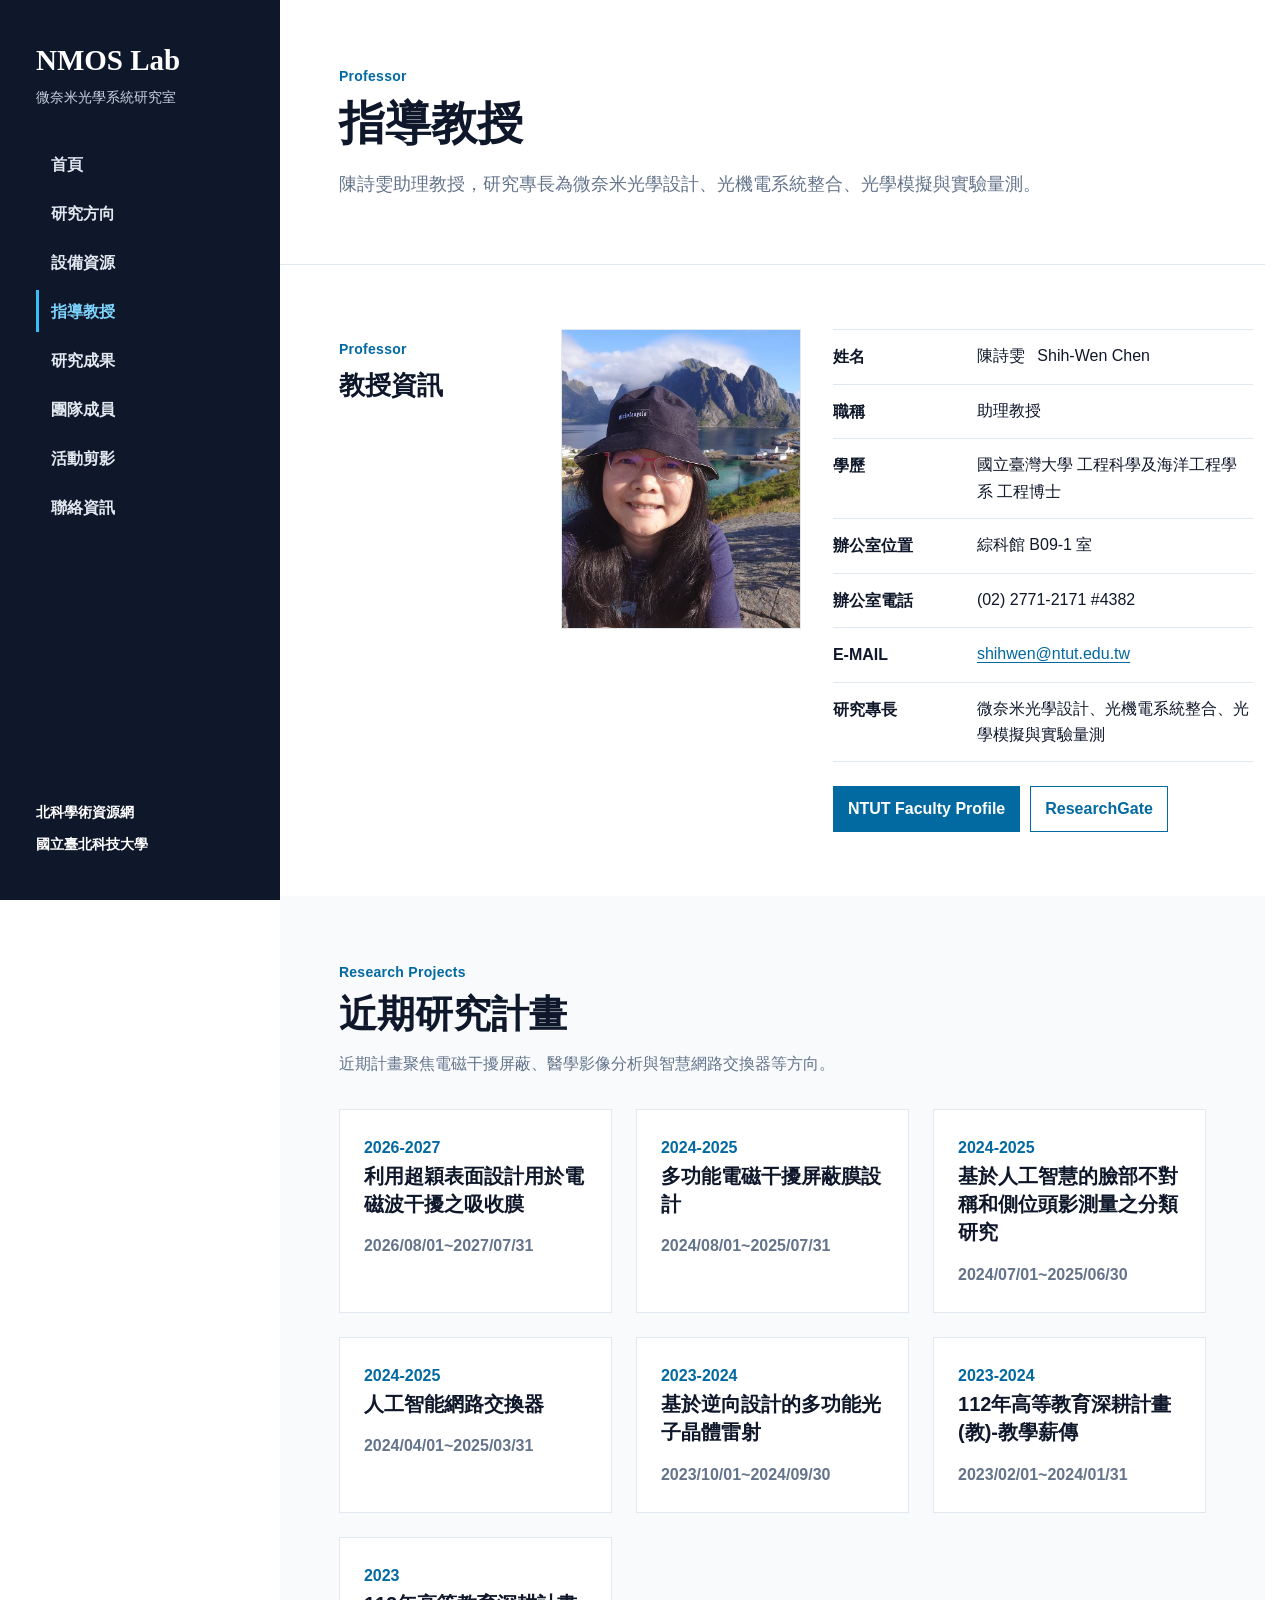
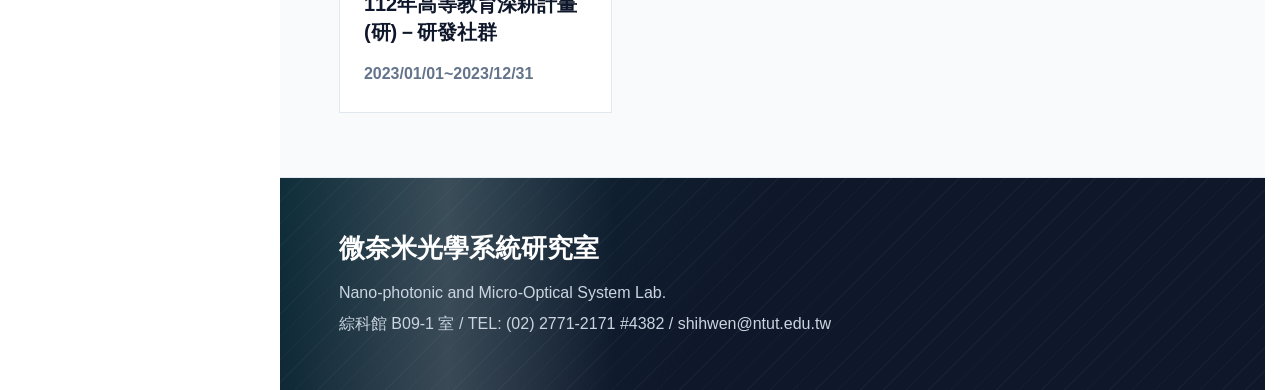
<file: professor.html>
<!doctype html>
<html lang="zh-Hant">
<head>
  <meta charset="utf-8">
  <meta name="viewport" content="width=device-width, initial-scale=1">
  <title>指導教授｜微奈米光學系統研究室</title>
  <link rel="stylesheet" href="nmos-layout.css?v=20260707-5">
  <link rel="icon" href="favicon.ico" sizes="any">
  <script>if("scrollRestoration" in history){history.scrollRestoration="manual";}window.scrollTo(0,0);</script>
</head>
<body>
  <div class="site-shell">
    <aside class="sidebar">
      <a class="brand" href="index.html"><strong>NMOS Lab</strong><span>微奈米光學系統研究室</span></a>
      <nav class="side-nav">
        <a href="index.html">首頁</a>
        <a href="research.html">研究方向</a>
        <a href="equipment.html">設備資源</a>
        <a class="active" href="professor.html">指導教授</a>
        <a href="publications.html">研究成果</a>
        <a href="members.html">團隊成員</a>
        <a href="activities.html">活動剪影</a>
        <a href="contact.html">聯絡資訊</a>
      </nav>
      <div class="sidebar-footer">
        <a href="https://academic.ntut.edu.tw" target="_blank" rel="noopener">北科學術資源網</a>
        <a href="https://www.ntut.edu.tw" target="_blank" rel="noopener">國立臺北科技大學</a>
      </div>
    </aside>

    <main class="page">
      <header class="page-header">
        <p class="page-kicker">Professor</p>
        <h1>指導教授</h1>
        <p class="page-lead">陳詩雯助理教授，研究專長為微奈米光學設計、光機電系統整合、光學模擬與實驗量測。</p>
      </header>

      <section class="section professor-section">
        <div class="professor-profile">
          <div class="profile-label">
            <p class="section-kicker">Professor</p>
            <h2>教授資訊</h2>
          </div>
          <figure class="professor-photo">
            <img src="assets/media/professor-photo-2.jpg" width="960" height="957" alt="陳詩雯助理教授">
          </figure>
          <article class="professor-info">
            <dl class="professor-info-list">
              <div>
                <dt>姓名</dt>
                <dd>陳詩雯 <span>Shih-Wen Chen</span></dd>
              </div>
              <div>
                <dt>職稱</dt>
                <dd>助理教授</dd>
              </div>
              <div>
                <dt>學歷</dt>
                <dd>國立臺灣大學 工程科學及海洋工程學系 工程博士</dd>
              </div>
              <div>
                <dt>辦公室位置</dt>
                <dd>綜科館 B09-1 室</dd>
              </div>
              <div>
                <dt>辦公室電話</dt>
                <dd>(02) 2771-2171 #4382</dd>
              </div>
              <div>
                <dt>E-MAIL</dt>
                <dd><a href="mailto:shihwen@ntut.edu.tw">shihwen@ntut.edu.tw</a></dd>
              </div>
              <div>
                <dt>研究專長</dt>
                <dd>微奈米光學設計、光機電系統整合、光學模擬與實驗量測</dd>
              </div>
            </dl>
            <div class="button-row">
              <a class="button-link" href="https://academic.ntut.edu.tw/1781/1556/2290/" target="_blank" rel="noopener">NTUT Faculty Profile</a>
              <a class="button-link secondary" href="https://www.researchgate.net/profile/Shih-Wen-Chen" target="_blank" rel="noopener">ResearchGate</a>
            </div>
          </article>
        </div>
      </section>

      <section class="section alt">
        <div class="section-heading">
          <p class="section-kicker">Research Projects</p>
          <h2>近期研究計畫</h2>
          <p>近期計畫聚焦電磁干擾屏蔽、醫學影像分析與智慧網路交換器等方向。</p>
        </div>
        <div class="grid-3">
          <article class="project-card">
            <span class="project-year">2026-2027</span>
            <h3>利用超穎表面設計用於電磁波干擾之吸收膜</h3>
            <p>2026/08/01~2027/07/31</p>
          </article>
          <article class="project-card">
            <span class="project-year">2024-2025</span>
            <h3>多功能電磁干擾屏蔽膜設計</h3>
            <p>2024/08/01~2025/07/31</p>
          </article>
          <article class="project-card">
            <span class="project-year">2024-2025</span>
            <h3>基於人工智慧的臉部不對稱和側位頭影測量之分類研究</h3>
            <p>2024/07/01~2025/06/30</p>
          </article>
          <article class="project-card">
            <span class="project-year">2024-2025</span>
            <h3>人工智能網路交換器</h3>
            <p>2024/04/01~2025/03/31</p>
          </article>
          <article class="project-card">
            <span class="project-year">2023-2024</span>
            <h3>基於逆向設計的多功能光子晶體雷射</h3>
            <p>2023/10/01~2024/09/30</p>
          </article>
          <article class="project-card">
            <span class="project-year">2023-2024</span>
            <h3>112年高等教育深耕計畫(教)-教學薪傳</h3>
            <p>2023/02/01~2024/01/31</p>
          </article>
          <article class="project-card">
            <span class="project-year">2023</span>
            <h3>112年高等教育深耕計畫(研)－研發社群</h3>
            <p>2023/01/01~2023/12/31</p>
          </article>
        </div>
      </section>

      <footer class="lab-footer">
        <div>
          <h2>微奈米光學系統研究室</h2>
          <p>Nano-photonic and Micro-Optical System Lab.</p>
          <p>綜科館 B09-1 室 / TEL: (02) 2771-2171 #4382 / shihwen@ntut.edu.tw</p>
        </div>
      </footer>
    </main>
  </div>
  <script src="nmos-page.js?v=20260707-5"></script>
</body>
</html>
</file>
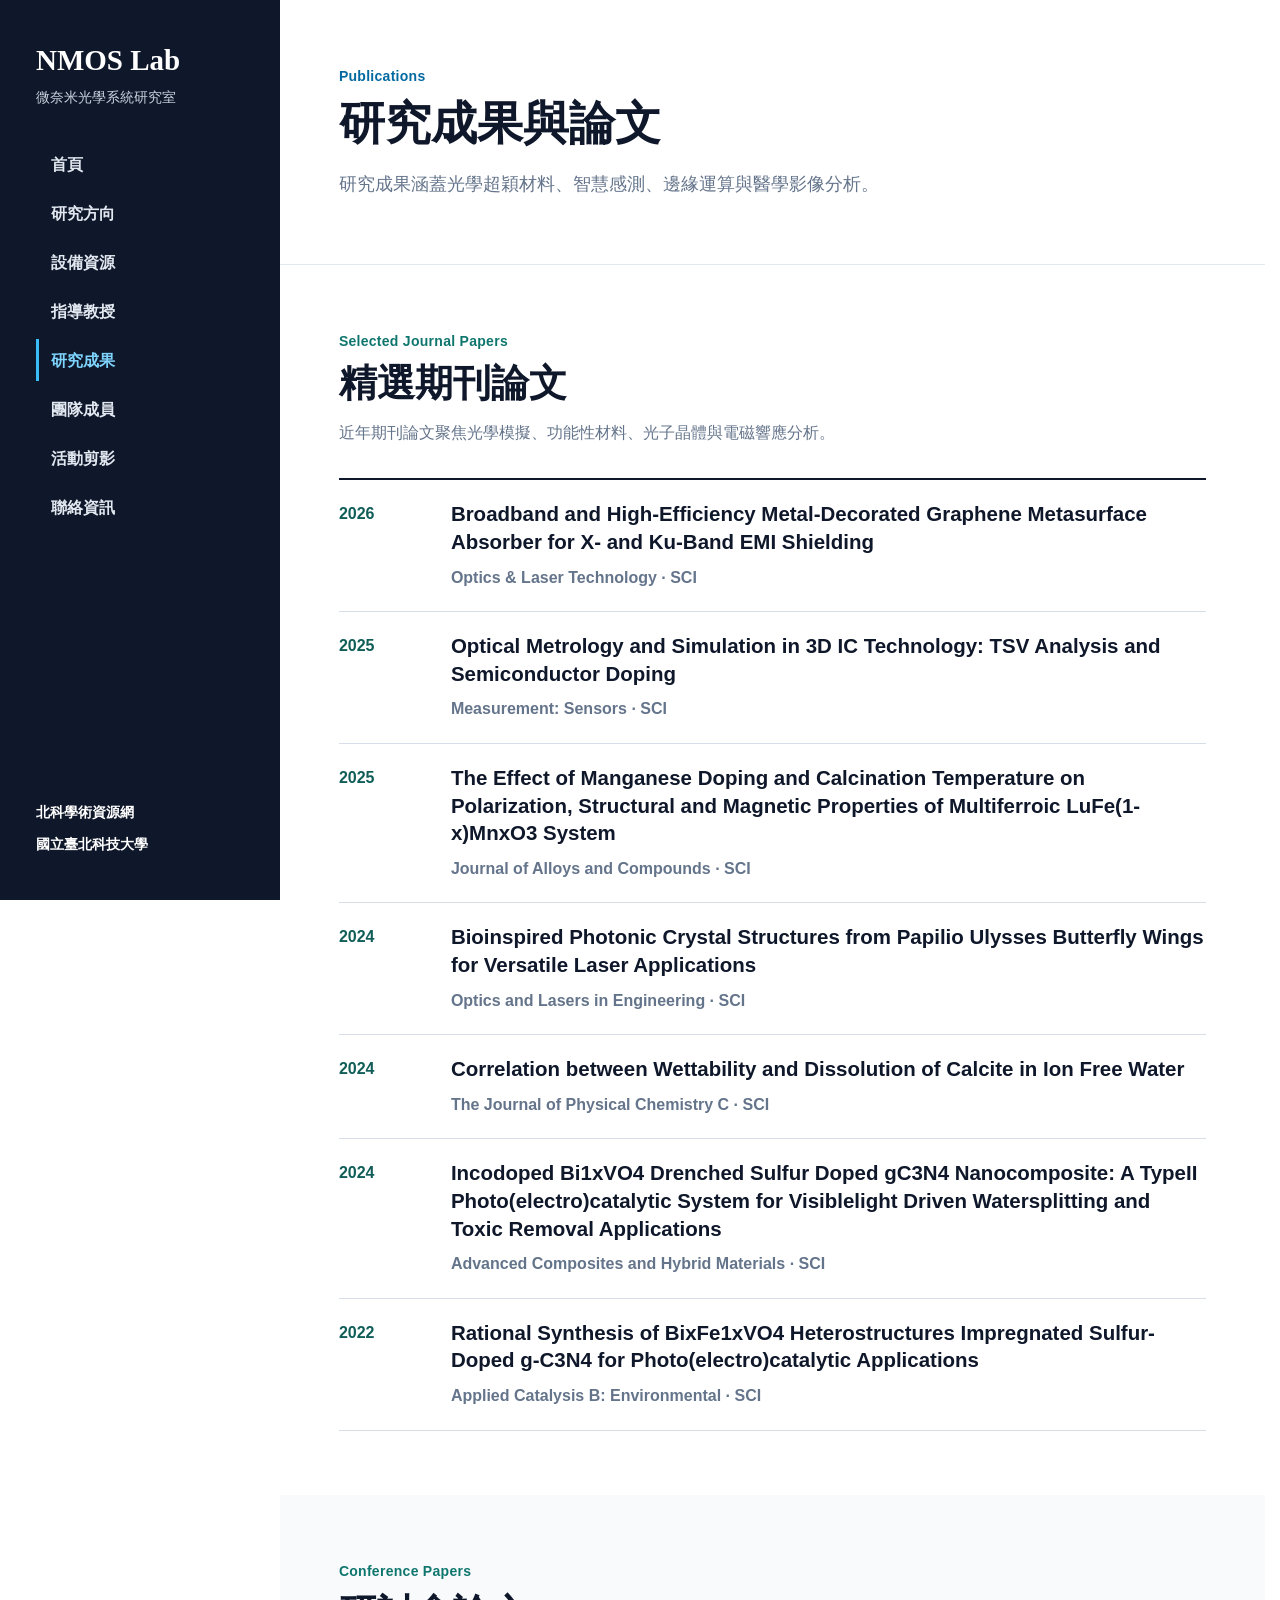
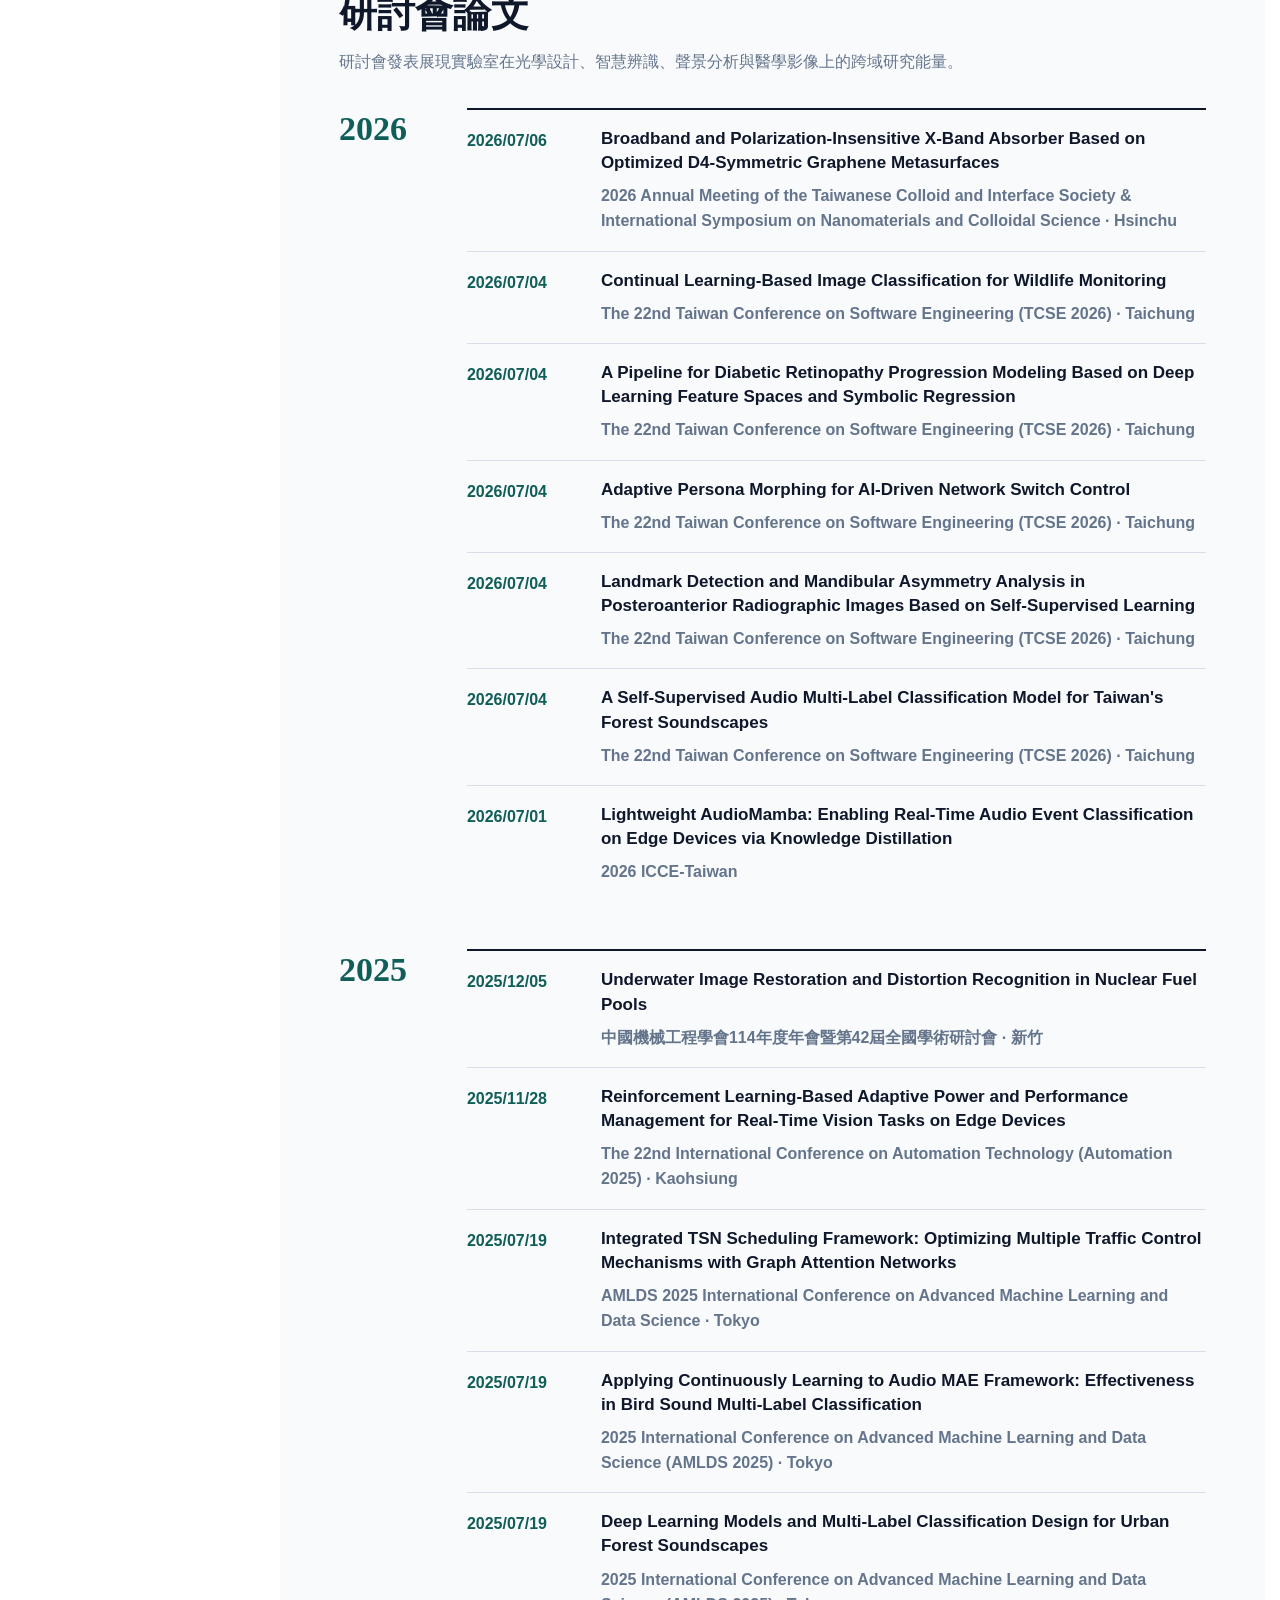
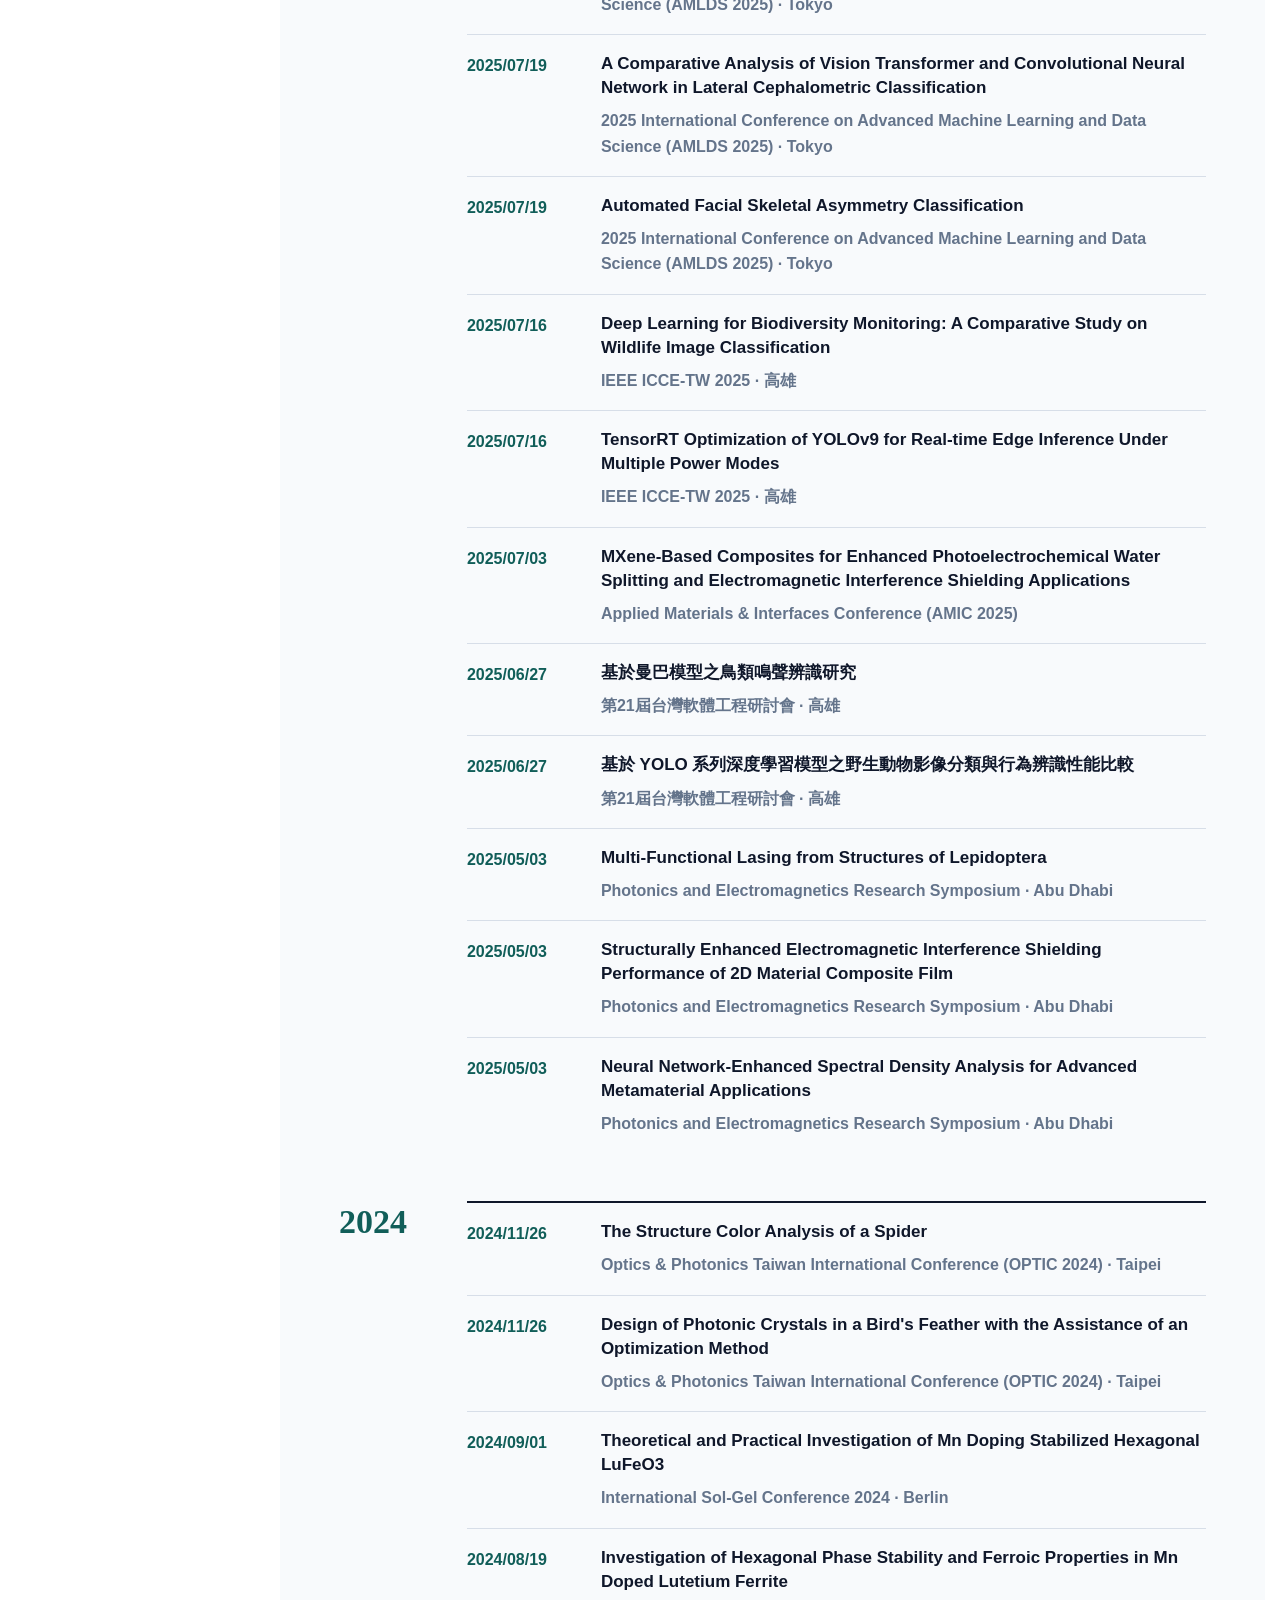
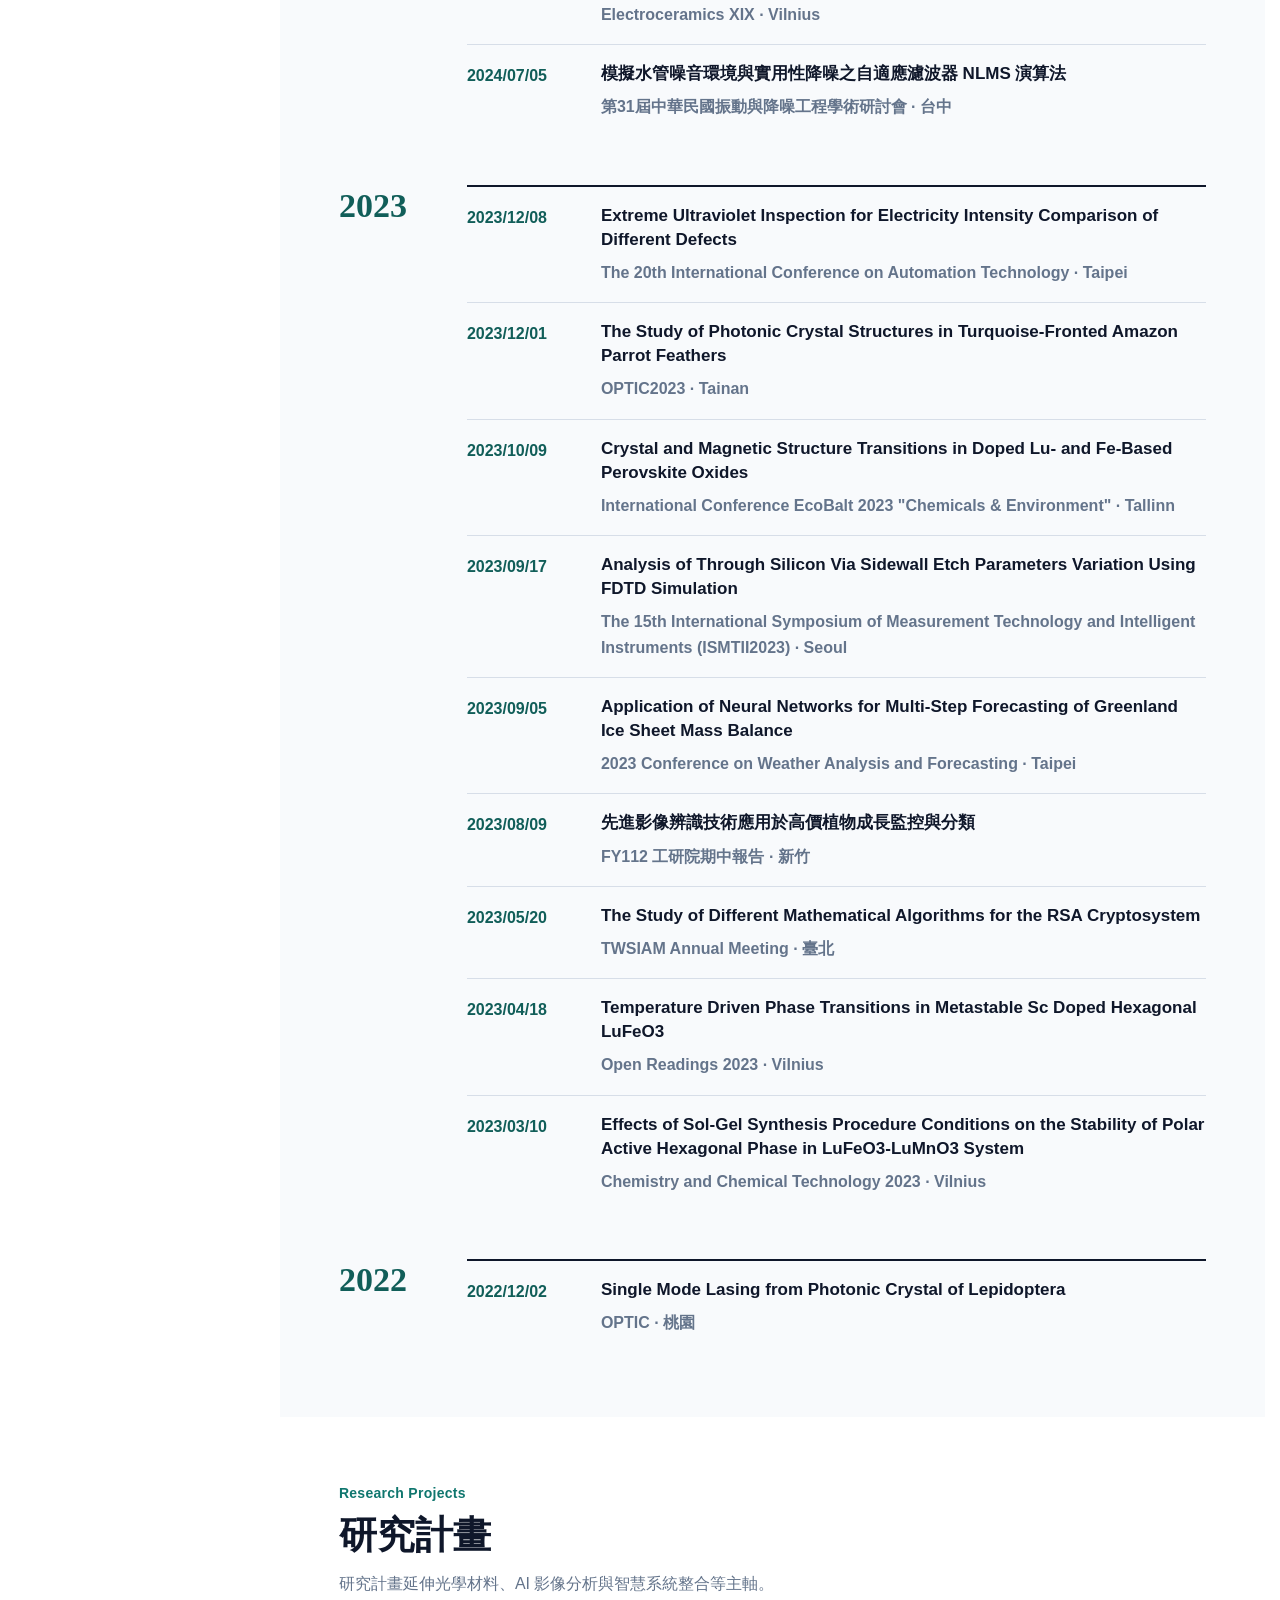
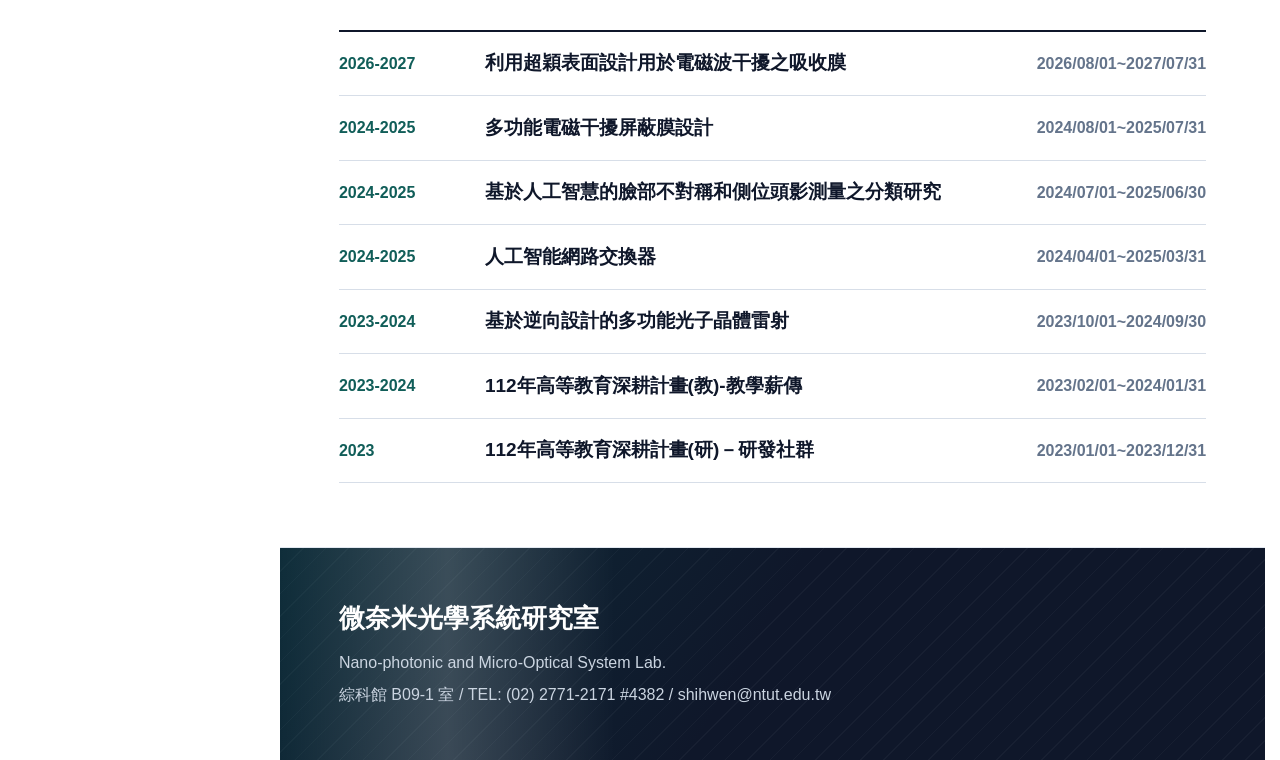
<file: publications.html>
<!doctype html>
<html lang="zh-Hant">
<head>
  <meta charset="utf-8">
  <meta name="viewport" content="width=device-width, initial-scale=1">
  <title>研究成果｜微奈米光學系統研究室</title>
  <link rel="stylesheet" href="nmos-layout.css?v=20260707-5">
  <link rel="icon" href="favicon.ico" sizes="any">
  <script>if("scrollRestoration" in history){history.scrollRestoration="manual";}window.scrollTo(0,0);</script>
</head>
<body>
  <div class="site-shell">
    <aside class="sidebar">
      <a class="brand" href="index.html"><strong>NMOS Lab</strong><span>微奈米光學系統研究室</span></a>
      <nav class="side-nav">
        <a href="index.html">首頁</a>
        <a href="research.html">研究方向</a>
        <a href="equipment.html">設備資源</a>
        <a href="professor.html">指導教授</a>
        <a class="active" href="publications.html">研究成果</a>
        <a href="members.html">團隊成員</a>
        <a href="activities.html">活動剪影</a>
        <a href="contact.html">聯絡資訊</a>
      </nav>
      <div class="sidebar-footer">
        <a href="https://academic.ntut.edu.tw" target="_blank" rel="noopener">北科學術資源網</a>
        <a href="https://www.ntut.edu.tw" target="_blank" rel="noopener">國立臺北科技大學</a>
      </div>
    </aside>

    <main class="page publication-page">
      <header class="page-header">
        <p class="page-kicker">Publications</p>
        <h1>研究成果與論文</h1>
        <p class="page-lead">研究成果涵蓋光學超穎材料、智慧感測、邊緣運算與醫學影像分析。</p>
      </header>

      <section class="section publication-section">
        <div class="section-heading">
          <p class="section-kicker">Selected Journal Papers</p>
          <h2>精選期刊論文</h2>
          <p>近年期刊論文聚焦光學模擬、功能性材料、光子晶體與電磁響應分析。</p>
        </div>
        <div class="paper-list publication-ledger">
          <article class="paper-card"><span class="paper-year">2026</span><div><h3><a href="https://www.sciencedirect.com/science/article/abs/pii/S0577907326001516" target="_blank" rel="noopener">Broadband and High-Efficiency Metal-Decorated Graphene Metasurface Absorber for X- and Ku-Band EMI Shielding</a></h3><p>Optics &amp; Laser Technology · SCI</p></div></article>
          <article class="paper-card"><span class="paper-year">2025</span><div><h3>Optical Metrology and Simulation in 3D IC Technology: TSV Analysis and Semiconductor Doping</h3><p>Measurement: Sensors · SCI</p></div></article>
          <article class="paper-card"><span class="paper-year">2025</span><div><h3>The Effect of Manganese Doping and Calcination Temperature on Polarization, Structural and Magnetic Properties of Multiferroic LuFe(1-x)MnxO3 System</h3><p>Journal of Alloys and Compounds · SCI</p></div></article>
          <article class="paper-card"><span class="paper-year">2024</span><div><h3>Bioinspired Photonic Crystal Structures from Papilio Ulysses Butterfly Wings for Versatile Laser Applications</h3><p>Optics and Lasers in Engineering · SCI</p></div></article>
          <article class="paper-card"><span class="paper-year">2024</span><div><h3>Correlation between Wettability and Dissolution of Calcite in Ion Free Water</h3><p>The Journal of Physical Chemistry C · SCI</p></div></article>
          <article class="paper-card"><span class="paper-year">2024</span><div><h3>Incodoped Bi1xVO4 Drenched Sulfur Doped gC3N4 Nanocomposite: A TypeII Photo(electro)catalytic System for Visiblelight Driven Watersplitting and Toxic Removal Applications</h3><p>Advanced Composites and Hybrid Materials · SCI</p></div></article>
          <article class="paper-card"><span class="paper-year">2022</span><div><h3>Rational Synthesis of BixFe1xVO4 Heterostructures Impregnated Sulfur-Doped g-C3N4 for Photo(electro)catalytic Applications</h3><p>Applied Catalysis B: Environmental · SCI</p></div></article>
        </div>
      </section>

      <section class="section alt">
        <div class="section-heading">
          <p class="section-kicker">Conference Papers</p>
          <h2>研討會論文</h2>
          <p>研討會發表展現實驗室在光學設計、智慧辨識、聲景分析與醫學影像上的跨域研究能量。</p>
        </div>
        <div class="conference-board" aria-label="研討會論文列表">
          <section class="conference-year-section" aria-labelledby="conference-2026">
            <h3 id="conference-2026">2026</h3>
            <div class="conference-list">
              <article class="conference-item">
                <time datetime="2026-07-06">2026/07/06</time>
                <div>
                  <h4>Broadband and Polarization-Insensitive X-Band Absorber Based on Optimized D4-Symmetric Graphene Metasurfaces</h4>
                  <p>2026 Annual Meeting of the Taiwanese Colloid and Interface Society &amp; International Symposium on Nanomaterials and Colloidal Science · Hsinchu</p>
                </div>
              </article>
              <article class="conference-item">
                <time datetime="2026-07-04">2026/07/04</time>
                <div>
                  <h4>Continual Learning-Based Image Classification for Wildlife Monitoring</h4>
                  <p>The 22nd Taiwan Conference on Software Engineering (TCSE 2026) · Taichung</p>
                </div>
              </article>
              <article class="conference-item">
                <time datetime="2026-07-04">2026/07/04</time>
                <div>
                  <h4>A Pipeline for Diabetic Retinopathy Progression Modeling Based on Deep Learning Feature Spaces and Symbolic Regression</h4>
                  <p>The 22nd Taiwan Conference on Software Engineering (TCSE 2026) · Taichung</p>
                </div>
              </article>
              <article class="conference-item">
                <time datetime="2026-07-04">2026/07/04</time>
                <div>
                  <h4>Adaptive Persona Morphing for AI-Driven Network Switch Control</h4>
                  <p>The 22nd Taiwan Conference on Software Engineering (TCSE 2026) · Taichung</p>
                </div>
              </article>
              <article class="conference-item">
                <time datetime="2026-07-04">2026/07/04</time>
                <div>
                  <h4>Landmark Detection and Mandibular Asymmetry Analysis in Posteroanterior Radiographic Images Based on Self-Supervised Learning</h4>
                  <p>The 22nd Taiwan Conference on Software Engineering (TCSE 2026) · Taichung</p>
                </div>
              </article>
              <article class="conference-item">
                <time datetime="2026-07-04">2026/07/04</time>
                <div>
                  <h4>A Self-Supervised Audio Multi-Label Classification Model for Taiwan's Forest Soundscapes</h4>
                  <p>The 22nd Taiwan Conference on Software Engineering (TCSE 2026) · Taichung</p>
                </div>
              </article>
              <article class="conference-item">
                <time datetime="2026-07-01">2026/07/01</time>
                <div>
                  <h4>Lightweight AudioMamba: Enabling Real-Time Audio Event Classification on Edge Devices via Knowledge Distillation</h4>
                  <p>2026 ICCE-Taiwan</p>
                </div>
              </article>
            </div>
          </section>

          <section class="conference-year-section" aria-labelledby="conference-2025">
            <h3 id="conference-2025">2025</h3>
            <div class="conference-list">
              <article class="conference-item">
                <time datetime="2025-12-05">2025/12/05</time>
                <div>
                  <h4>Underwater Image Restoration and Distortion Recognition in Nuclear Fuel Pools</h4>
                  <p>中國機械工程學會114年度年會暨第42屆全國學術研討會 · 新竹</p>
                </div>
              </article>
              <article class="conference-item">
                <time datetime="2025-11-28">2025/11/28</time>
                <div>
                  <h4>Reinforcement Learning-Based Adaptive Power and Performance Management for Real-Time Vision Tasks on Edge Devices</h4>
                  <p>The 22nd International Conference on Automation Technology (Automation 2025) · Kaohsiung</p>
                </div>
              </article>
              <article class="conference-item">
                <time datetime="2025-07-19">2025/07/19</time>
                <div>
                  <h4>Integrated TSN Scheduling Framework: Optimizing Multiple Traffic Control Mechanisms with Graph Attention Networks</h4>
                  <p>AMLDS 2025 International Conference on Advanced Machine Learning and Data Science · Tokyo</p>
                </div>
              </article>
              <article class="conference-item">
                <time datetime="2025-07-19">2025/07/19</time>
                <div>
                  <h4>Applying Continuously Learning to Audio MAE Framework: Effectiveness in Bird Sound Multi-Label Classification</h4>
                  <p>2025 International Conference on Advanced Machine Learning and Data Science (AMLDS 2025) · Tokyo</p>
                </div>
              </article>
              <article class="conference-item">
                <time datetime="2025-07-19">2025/07/19</time>
                <div>
                  <h4>Deep Learning Models and Multi-Label Classification Design for Urban Forest Soundscapes</h4>
                  <p>2025 International Conference on Advanced Machine Learning and Data Science (AMLDS 2025) · Tokyo</p>
                </div>
              </article>
              <article class="conference-item">
                <time datetime="2025-07-19">2025/07/19</time>
                <div>
                  <h4>A Comparative Analysis of Vision Transformer and Convolutional Neural Network in Lateral Cephalometric Classification</h4>
                  <p>2025 International Conference on Advanced Machine Learning and Data Science (AMLDS 2025) · Tokyo</p>
                </div>
              </article>
              <article class="conference-item">
                <time datetime="2025-07-19">2025/07/19</time>
                <div>
                  <h4>Automated Facial Skeletal Asymmetry Classification</h4>
                  <p>2025 International Conference on Advanced Machine Learning and Data Science (AMLDS 2025) · Tokyo</p>
                </div>
              </article>
              <article class="conference-item">
                <time datetime="2025-07-16">2025/07/16</time>
                <div>
                  <h4>Deep Learning for Biodiversity Monitoring: A Comparative Study on Wildlife Image Classification</h4>
                  <p>IEEE ICCE-TW 2025 · 高雄</p>
                </div>
              </article>
              <article class="conference-item">
                <time datetime="2025-07-16">2025/07/16</time>
                <div>
                  <h4>TensorRT Optimization of YOLOv9 for Real-time Edge Inference Under Multiple Power Modes</h4>
                  <p>IEEE ICCE-TW 2025 · 高雄</p>
                </div>
              </article>
              <article class="conference-item">
                <time datetime="2025-07-03">2025/07/03</time>
                <div>
                  <h4>MXene-Based Composites for Enhanced Photoelectrochemical Water Splitting and Electromagnetic Interference Shielding Applications</h4>
                  <p>Applied Materials &amp; Interfaces Conference (AMIC 2025)</p>
                </div>
              </article>
              <article class="conference-item">
                <time datetime="2025-06-27">2025/06/27</time>
                <div>
                  <h4>基於曼巴模型之鳥類鳴聲辨識研究</h4>
                  <p>第21屆台灣軟體工程研討會 · 高雄</p>
                </div>
              </article>
              <article class="conference-item">
                <time datetime="2025-06-27">2025/06/27</time>
                <div>
                  <h4>基於 YOLO 系列深度學習模型之野生動物影像分類與行為辨識性能比較</h4>
                  <p>第21屆台灣軟體工程研討會 · 高雄</p>
                </div>
              </article>
              <article class="conference-item">
                <time datetime="2025-05-03">2025/05/03</time>
                <div>
                  <h4>Multi-Functional Lasing from Structures of Lepidoptera</h4>
                  <p>Photonics and Electromagnetics Research Symposium · Abu Dhabi</p>
                </div>
              </article>
              <article class="conference-item">
                <time datetime="2025-05-03">2025/05/03</time>
                <div>
                  <h4>Structurally Enhanced Electromagnetic Interference Shielding Performance of 2D Material Composite Film</h4>
                  <p>Photonics and Electromagnetics Research Symposium · Abu Dhabi</p>
                </div>
              </article>
              <article class="conference-item">
                <time datetime="2025-05-03">2025/05/03</time>
                <div>
                  <h4>Neural Network-Enhanced Spectral Density Analysis for Advanced Metamaterial Applications</h4>
                  <p>Photonics and Electromagnetics Research Symposium · Abu Dhabi</p>
                </div>
              </article>
            </div>
          </section>

          <section class="conference-year-section" aria-labelledby="conference-2024">
            <h3 id="conference-2024">2024</h3>
            <div class="conference-list">
              <article class="conference-item">
                <time datetime="2024-11-26">2024/11/26</time>
                <div>
                  <h4>The Structure Color Analysis of a Spider</h4>
                  <p>Optics &amp; Photonics Taiwan International Conference (OPTIC 2024) · Taipei</p>
                </div>
              </article>
              <article class="conference-item">
                <time datetime="2024-11-26">2024/11/26</time>
                <div>
                  <h4>Design of Photonic Crystals in a Bird's Feather with the Assistance of an Optimization Method</h4>
                  <p>Optics &amp; Photonics Taiwan International Conference (OPTIC 2024) · Taipei</p>
                </div>
              </article>
              <article class="conference-item">
                <time datetime="2024-09-01">2024/09/01</time>
                <div>
                  <h4>Theoretical and Practical Investigation of Mn Doping Stabilized Hexagonal LuFeO3</h4>
                  <p>International Sol-Gel Conference 2024 · Berlin</p>
                </div>
              </article>
              <article class="conference-item">
                <time datetime="2024-08-19">2024/08/19</time>
                <div>
                  <h4>Investigation of Hexagonal Phase Stability and Ferroic Properties in Mn Doped Lutetium Ferrite</h4>
                  <p>Electroceramics XIX · Vilnius</p>
                </div>
              </article>
              <article class="conference-item">
                <time datetime="2024-07-05">2024/07/05</time>
                <div>
                  <h4>模擬水管噪音環境與實用性降噪之自適應濾波器 NLMS 演算法</h4>
                  <p>第31屆中華民國振動與降噪工程學術研討會 · 台中</p>
                </div>
              </article>
            </div>
          </section>

          <section class="conference-year-section" aria-labelledby="conference-2023">
            <h3 id="conference-2023">2023</h3>
            <div class="conference-list">
              <article class="conference-item">
                <time datetime="2023-12-08">2023/12/08</time>
                <div>
                  <h4>Extreme Ultraviolet Inspection for Electricity Intensity Comparison of Different Defects</h4>
                  <p>The 20th International Conference on Automation Technology · Taipei</p>
                </div>
              </article>
              <article class="conference-item">
                <time datetime="2023-12-01">2023/12/01</time>
                <div>
                  <h4>The Study of Photonic Crystal Structures in Turquoise-Fronted Amazon Parrot Feathers</h4>
                  <p>OPTIC2023 · Tainan</p>
                </div>
              </article>
              <article class="conference-item">
                <time datetime="2023-10-09">2023/10/09</time>
                <div>
                  <h4>Crystal and Magnetic Structure Transitions in Doped Lu- and Fe-Based Perovskite Oxides</h4>
                  <p>International Conference EcoBalt 2023 "Chemicals &amp; Environment" · Tallinn</p>
                </div>
              </article>
              <article class="conference-item">
                <time datetime="2023-09-17">2023/09/17</time>
                <div>
                  <h4>Analysis of Through Silicon Via Sidewall Etch Parameters Variation Using FDTD Simulation</h4>
                  <p>The 15th International Symposium of Measurement Technology and Intelligent Instruments (ISMTII2023) · Seoul</p>
                </div>
              </article>
              <article class="conference-item">
                <time datetime="2023-09-05">2023/09/05</time>
                <div>
                  <h4>Application of Neural Networks for Multi-Step Forecasting of Greenland Ice Sheet Mass Balance</h4>
                  <p>2023 Conference on Weather Analysis and Forecasting · Taipei</p>
                </div>
              </article>
              <article class="conference-item">
                <time datetime="2023-08-09">2023/08/09</time>
                <div>
                  <h4>先進影像辨識技術應用於高價植物成長監控與分類</h4>
                  <p>FY112 工研院期中報告 · 新竹</p>
                </div>
              </article>
              <article class="conference-item">
                <time datetime="2023-05-20">2023/05/20</time>
                <div>
                  <h4>The Study of Different Mathematical Algorithms for the RSA Cryptosystem</h4>
                  <p>TWSIAM Annual Meeting · 臺北</p>
                </div>
              </article>
              <article class="conference-item">
                <time datetime="2023-04-18">2023/04/18</time>
                <div>
                  <h4>Temperature Driven Phase Transitions in Metastable Sc Doped Hexagonal LuFeO3</h4>
                  <p>Open Readings 2023 · Vilnius</p>
                </div>
              </article>
              <article class="conference-item">
                <time datetime="2023-03-10">2023/03/10</time>
                <div>
                  <h4>Effects of Sol-Gel Synthesis Procedure Conditions on the Stability of Polar Active Hexagonal Phase in LuFeO3-LuMnO3 System</h4>
                  <p>Chemistry and Chemical Technology 2023 · Vilnius</p>
                </div>
              </article>
            </div>
          </section>

          <section class="conference-year-section" aria-labelledby="conference-2022">
            <h3 id="conference-2022">2022</h3>
            <div class="conference-list">
              <article class="conference-item">
                <time datetime="2022-12-02">2022/12/02</time>
                <div>
                  <h4>Single Mode Lasing from Photonic Crystal of Lepidoptera</h4>
                  <p>OPTIC · 桃園</p>
                </div>
              </article>
            </div>
          </section>
        </div>
      </section>

      <section class="section">
        <div class="section-heading">
          <p class="section-kicker">Research Projects</p>
          <h2>研究計畫</h2>
          <p>研究計畫延伸光學材料、AI 影像分析與智慧系統整合等主軸。</p>
        </div>
        <div class="project-timeline" aria-label="研究計畫列表">
          <article class="project-item">
            <span class="project-year">2026-2027</span>
            <h3>利用超穎表面設計用於電磁波干擾之吸收膜</h3>
            <time class="project-date" datetime="2026-08-01">2026/08/01~2027/07/31</time>
          </article>
          <article class="project-item">
            <span class="project-year">2024-2025</span>
            <h3>多功能電磁干擾屏蔽膜設計</h3>
            <time class="project-date" datetime="2024-08-01">2024/08/01~2025/07/31</time>
          </article>
          <article class="project-item">
            <span class="project-year">2024-2025</span>
            <h3>基於人工智慧的臉部不對稱和側位頭影測量之分類研究</h3>
            <time class="project-date" datetime="2024-07-01">2024/07/01~2025/06/30</time>
          </article>
          <article class="project-item">
            <span class="project-year">2024-2025</span>
            <h3>人工智能網路交換器</h3>
            <time class="project-date" datetime="2024-04-01">2024/04/01~2025/03/31</time>
          </article>
          <article class="project-item">
            <span class="project-year">2023-2024</span>
            <h3>基於逆向設計的多功能光子晶體雷射</h3>
            <time class="project-date" datetime="2023-10-01">2023/10/01~2024/09/30</time>
          </article>
          <article class="project-item">
            <span class="project-year">2023-2024</span>
            <h3>112年高等教育深耕計畫(教)-教學薪傳</h3>
            <time class="project-date" datetime="2023-02-01">2023/02/01~2024/01/31</time>
          </article>
          <article class="project-item">
            <span class="project-year">2023</span>
            <h3>112年高等教育深耕計畫(研)－研發社群</h3>
            <time class="project-date" datetime="2023-01-01">2023/01/01~2023/12/31</time>
          </article>
        </div>
      </section>

      <footer class="lab-footer">
        <div>
          <h2>微奈米光學系統研究室</h2>
          <p>Nano-photonic and Micro-Optical System Lab.</p>
          <p>綜科館 B09-1 室 / TEL: (02) 2771-2171 #4382 / shihwen@ntut.edu.tw</p>
        </div>
      </footer>
    </main>
  </div>
  <script src="nmos-page.js?v=20260707-5"></script>
</body>
</html>
</file>
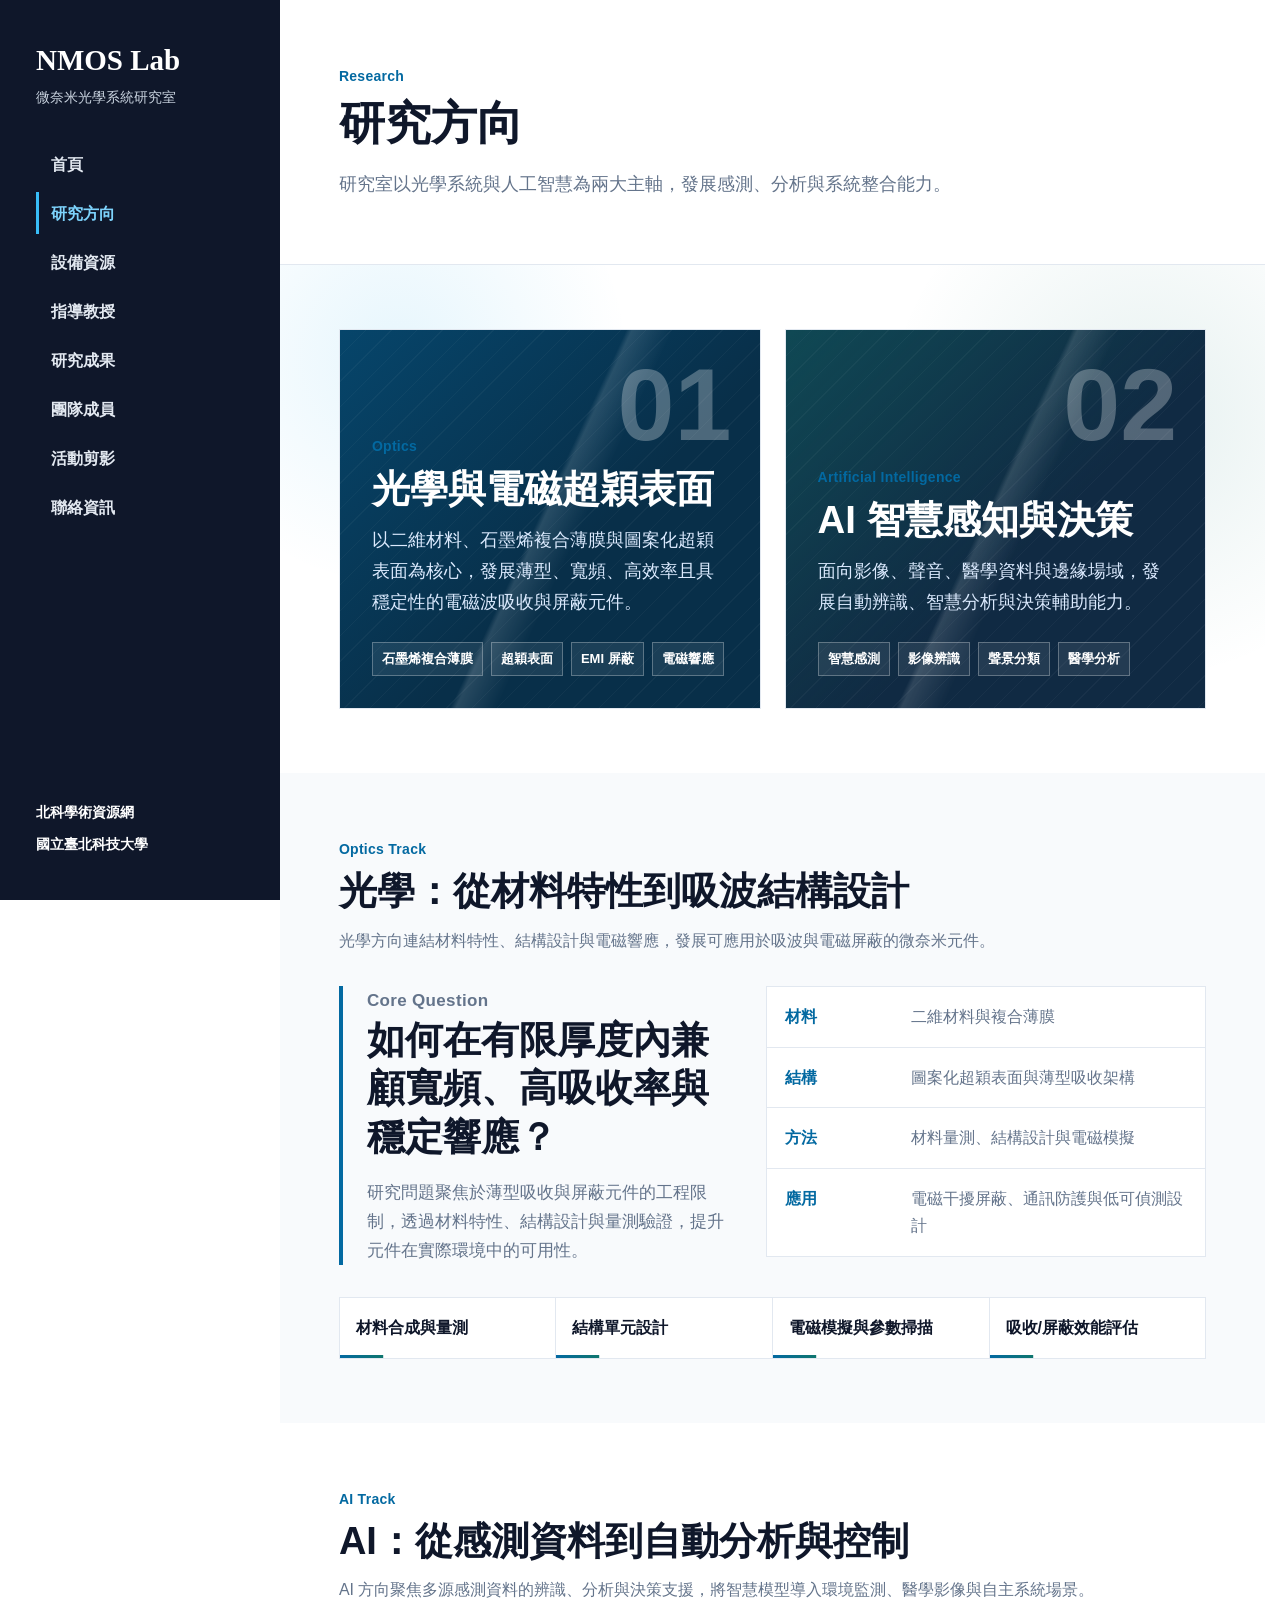
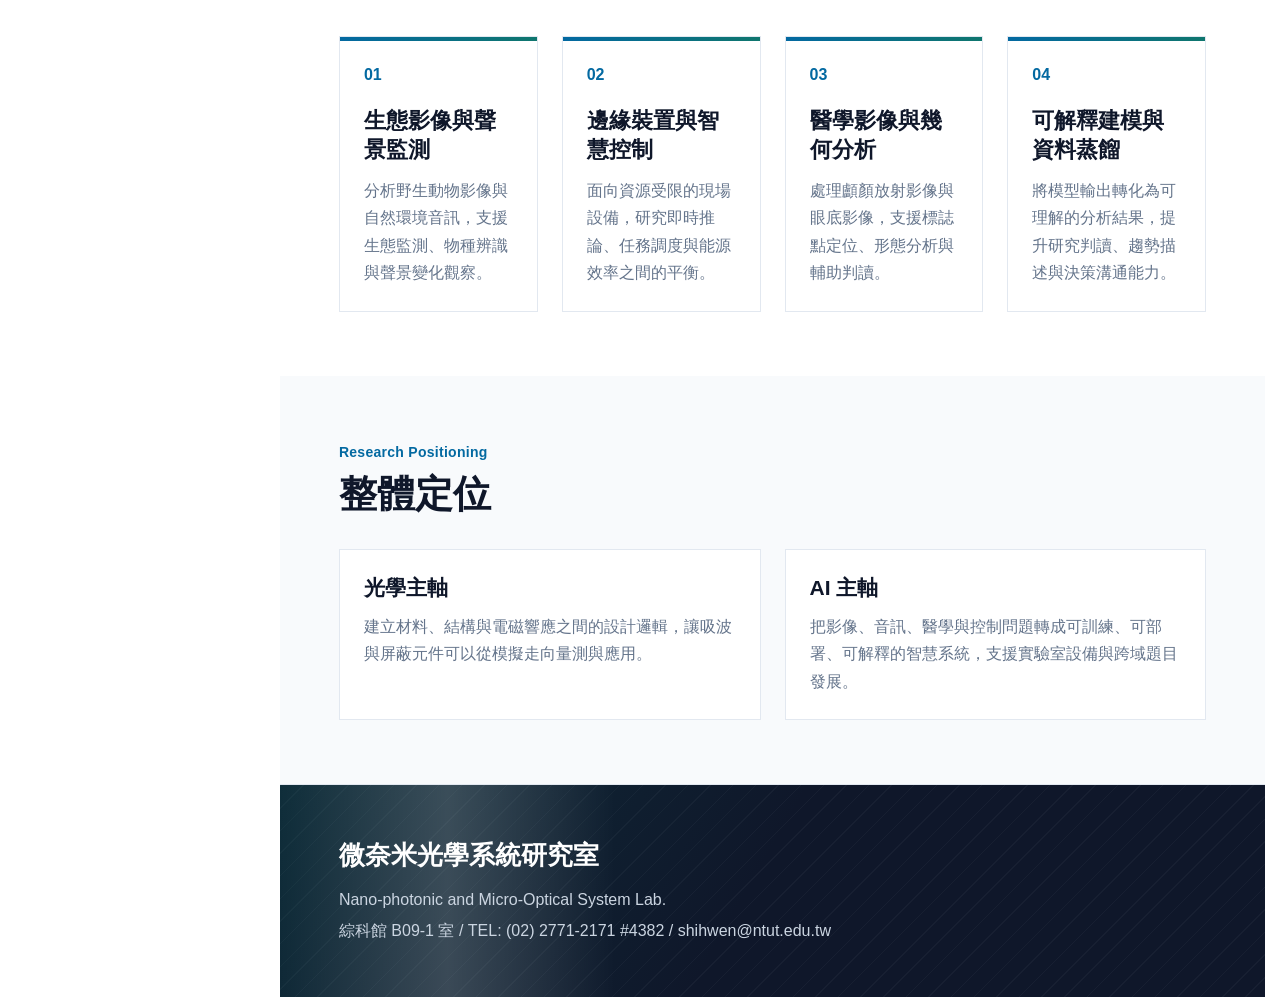
<file: research.html>
<!doctype html>
<html lang="zh-Hant">
<head>
  <meta charset="utf-8">
  <meta name="viewport" content="width=device-width, initial-scale=1">
  <title>研究方向｜微奈米光學系統研究室</title>
  <link rel="stylesheet" href="nmos-layout.css?v=20260707-5">
  <link rel="icon" href="favicon.ico" sizes="any">
  <script>if("scrollRestoration" in history){history.scrollRestoration="manual";}window.scrollTo(0,0);</script>
</head>
<body>
  <div class="site-shell">
    <aside class="sidebar">
      <a class="brand" href="index.html"><strong>NMOS Lab</strong><span>微奈米光學系統研究室</span></a>
      <nav class="side-nav">
        <a href="index.html">首頁</a>
        <a class="active" href="research.html">研究方向</a>
        <a href="equipment.html">設備資源</a>
        <a href="professor.html">指導教授</a>
        <a href="publications.html">研究成果</a>
        <a href="members.html">團隊成員</a>
        <a href="activities.html">活動剪影</a>
        <a href="contact.html">聯絡資訊</a>
      </nav>
      <div class="sidebar-footer">
        <a href="https://academic.ntut.edu.tw" target="_blank" rel="noopener">北科學術資源網</a>
        <a href="https://www.ntut.edu.tw" target="_blank" rel="noopener">國立臺北科技大學</a>
      </div>
    </aside>

    <main class="page">
      <header class="page-header reveal">
        <p class="page-kicker">Research</p>
        <h1>研究方向</h1>
        <p class="page-lead">研究室以光學系統與人工智慧為兩大主軸，發展感測、分析與系統整合能力。</p>
      </header>

      <section class="section research-overview reveal">
        <div class="research-duo">
          <article class="research-portal optical">
            <span class="portal-num">01</span>
            <p class="section-kicker">Optics</p>
            <h2>光學與電磁超穎表面</h2>
            <p>以二維材料、石墨烯複合薄膜與圖案化超穎表面為核心，發展薄型、寬頻、高效率且具穩定性的電磁波吸收與屏蔽元件。</p>
            <div class="chip-row">
              <span>石墨烯複合薄膜</span>
              <span>超穎表面</span>
              <span>EMI 屏蔽</span>
              <span>電磁響應</span>
            </div>
          </article>
          <article class="research-portal ai">
            <span class="portal-num">02</span>
            <p class="section-kicker">Artificial Intelligence</p>
            <h2>AI 智慧感知與決策</h2>
            <p>面向影像、聲音、醫學資料與邊緣場域，發展自動辨識、智慧分析與決策輔助能力。</p>
            <div class="chip-row">
              <span>智慧感測</span>
              <span>影像辨識</span>
              <span>聲景分類</span>
              <span>醫學分析</span>
            </div>
          </article>
        </div>
      </section>

      <section class="section alt reveal">
        <div class="section-heading">
          <p class="section-kicker">Optics Track</p>
          <h2>光學：從材料特性到吸波結構設計</h2>
          <p>光學方向連結材料特性、結構設計與電磁響應，發展可應用於吸波與電磁屏蔽的微奈米元件。</p>
        </div>

        <div class="research-story">
          <article>
            <p class="eyebrow">Core Question</p>
            <h3>如何在有限厚度內兼顧寬頻、高吸收率與穩定響應？</h3>
            <p>研究問題聚焦於薄型吸收與屏蔽元件的工程限制，透過材料特性、結構設計與量測驗證，提升元件在實際環境中的可用性。</p>
          </article>
          <div class="method-stack">
            <div><strong>材料</strong><span>二維材料與複合薄膜</span></div>
            <div><strong>結構</strong><span>圖案化超穎表面與薄型吸收架構</span></div>
            <div><strong>方法</strong><span>材料量測、結構設計與電磁模擬</span></div>
            <div><strong>應用</strong><span>電磁干擾屏蔽、通訊防護與低可偵測設計</span></div>
          </div>
        </div>

        <div class="flow-strip" aria-label="光學研究流程">
          <span>材料合成與量測</span>
          <span>結構單元設計</span>
          <span>電磁模擬與參數掃描</span>
          <span>吸收/屏蔽效能評估</span>
        </div>
      </section>

      <section class="section reveal">
        <div class="section-heading">
          <p class="section-kicker">AI Track</p>
          <h2>AI：從感測資料到自動分析與控制</h2>
          <p>AI 方向聚焦多源感測資料的辨識、分析與決策支援，將智慧模型導入環境監測、醫學影像與自主系統場景。</p>
        </div>

        <div class="ai-cluster-grid">
          <article class="ai-cluster">
            <span>01</span>
            <h3>生態影像與聲景監測</h3>
            <p>分析野生動物影像與自然環境音訊，支援生態監測、物種辨識與聲景變化觀察。</p>
          </article>
          <article class="ai-cluster">
            <span>02</span>
            <h3>邊緣裝置與智慧控制</h3>
            <p>面向資源受限的現場設備，研究即時推論、任務調度與能源效率之間的平衡。</p>
          </article>
          <article class="ai-cluster">
            <span>03</span>
            <h3>醫學影像與幾何分析</h3>
            <p>處理顱顏放射影像與眼底影像，支援標誌點定位、形態分析與輔助判讀。</p>
          </article>
          <article class="ai-cluster">
            <span>04</span>
            <h3>可解釋建模與資料蒸餾</h3>
            <p>將模型輸出轉化為可理解的分析結果，提升研究判讀、趨勢描述與決策溝通能力。</p>
          </article>
        </div>
      </section>

      <section class="section alt reveal">
        <div class="section-heading">
          <p class="section-kicker">Research Positioning</p>
          <h2>整體定位</h2>
        </div>
        <div class="grid-2">
          <article class="info-card">
            <h3>光學主軸</h3>
            <p>建立材料、結構與電磁響應之間的設計邏輯，讓吸波與屏蔽元件可以從模擬走向量測與應用。</p>
          </article>
          <article class="info-card">
            <h3>AI 主軸</h3>
            <p>把影像、音訊、醫學與控制問題轉成可訓練、可部署、可解釋的智慧系統，支援實驗室設備與跨域題目發展。</p>
          </article>
        </div>
      </section>

      <footer class="lab-footer">
        <div>
          <h2>微奈米光學系統研究室</h2>
          <p>Nano-photonic and Micro-Optical System Lab.</p>
          <p>綜科館 B09-1 室 / TEL: (02) 2771-2171 #4382 / shihwen@ntut.edu.tw</p>
        </div>
      </footer>
    </main>
  </div>
  <script src="nmos-page.js?v=20260707-5"></script>
</body>
</html>
</file>
<file: nmos-layout.css>
:root {
  --ink: #0f172a;
  --muted: #64748b;
  --line: #e2e8f0;
  --panel: #f8fafc;
  --soft: #eef6fb;
  --surface: #ffffff;
  --primary: #0f172a;
  --accent: #0369a1;
  --accent-2: #0f766e;
  --accent-soft: #e0f2fe;
  --gold: #b45309;
  --white: #ffffff;
  --sidebar-width: 280px;
  --page-max: 1180px;
  --page-pad-x: clamp(28px, 4.6vw, 64px);
  --space-1: 8px;
  --space-2: 16px;
  --space-3: 24px;
  --space-4: 32px;
  --space-5: 48px;
  --space-6: 64px;
}

* {
  box-sizing: border-box;
}

html {
  scroll-behavior: smooth;
  overflow-anchor: none;
  overflow-y: scroll;
  scrollbar-gutter: stable;
}

body {
  margin: 0;
  color: var(--ink);
  font-family: "Noto Sans TC", "Microsoft JhengHei", Arial, sans-serif;
  line-height: 1.72;
  background: var(--surface);
  overflow-x: hidden;
}

@keyframes nmosSweep {
  from {
    transform: translateX(-140%) skewX(-18deg);
  }

  to {
    transform: translateX(140%) skewX(-18deg);
  }
}

@keyframes nmosGoldPulse {
  0%,
  100% {
    box-shadow: 0 24px 70px rgba(120, 53, 15, 0.18), inset 0 0 0 1px rgba(255, 255, 255, 0.08);
  }

  50% {
    box-shadow: 0 28px 90px rgba(245, 158, 11, 0.30), inset 0 0 0 1px rgba(255, 255, 255, 0.16);
  }
}

@keyframes nmosMarquee {
  from {
    transform: translateX(0);
  }

  to {
    transform: translateX(calc(-50% - 9px));
  }
}

.motion-ready .motion-reveal {
  transition: opacity 680ms cubic-bezier(0.16, 1, 0.3, 1),
    transform 680ms cubic-bezier(0.16, 1, 0.3, 1);
}

.motion-ready .motion-reveal:not(.is-visible) {
  opacity: 0;
  transform: translateY(22px);
}

.motion-ready .motion-reveal.is-visible {
  opacity: 1;
  transform: translateY(0);
}

img {
  max-width: 100%;
  height: auto;
}

a {
  color: var(--accent);
  text-decoration-thickness: 1px;
  text-underline-offset: 3px;
}

a:focus-visible,
button:focus-visible {
  outline: 3px solid var(--accent);
  outline-offset: 3px;
}

.sr-only {
  position: absolute !important;
  width: 1px !important;
  height: 1px !important;
  overflow: hidden !important;
  margin: -1px !important;
  padding: 0 !important;
  border: 0 !important;
  clip: rect(0 0 0 0) !important;
  clip-path: inset(50%) !important;
  white-space: nowrap !important;
}

.site-shell {
  min-height: 100vh;
  display: block;
  min-width: 0;
}

.sidebar {
  position: fixed;
  top: 0;
  left: 0;
  bottom: 0;
  width: var(--sidebar-width);
  height: auto;
  min-width: 0;
  display: flex;
  flex-direction: column;
  gap: 34px;
  padding: 44px 36px;
  color: var(--white);
  background: var(--primary);
  overflow: hidden;
}

.brand {
  color: var(--white);
  text-decoration: none;
  min-width: 0;
}

.brand strong {
  display: block;
  font-family: Georgia, "Times New Roman", serif;
  font-size: 29px;
  line-height: 1.15;
}

.brand span {
  display: block;
  margin-top: 8px;
  color: #cbd5e1;
  font-size: 14px;
}

.side-nav {
  display: grid;
  gap: 7px;
  min-width: 0;
}

.side-nav a,
.sidebar-footer a {
  color: var(--white);
  font-weight: 700;
  text-decoration: none;
}

.side-nav a {
  min-height: 42px;
  display: flex;
  align-items: center;
  border-left: 3px solid transparent;
  padding-left: 12px;
  color: #e2e8f0;
}

.side-nav a:hover,
.side-nav a.active {
  border-left-color: #38bdf8;
  color: #7dd3fc;
}

.sidebar-footer {
  display: grid;
  gap: 8px;
  margin-top: auto;
  font-size: 14px;
}

.page {
  width: auto;
  margin-left: var(--sidebar-width);
  min-height: 100vh;
  min-width: 0;
  background: var(--surface);
}

.container,
.page-header > *,
.section > *,
.home-hero > * {
  width: 100%;
  max-width: var(--page-max);
  margin-left: 0;
  margin-right: auto;
}

.page-header {
  width: 100%;
  min-height: 230px;
  display: grid;
  align-content: center;
  border-bottom: 1px solid var(--line);
  padding: var(--space-6) var(--page-pad-x);
  background: var(--surface);
}

.page-kicker,
.section-kicker,
.eyebrow {
  margin: 0 0 8px;
  color: var(--accent);
  font-size: 14px;
  font-weight: 800;
  letter-spacing: 0.02em;
}

.page-header h1,
.section-heading h2 {
  margin: 0;
  color: var(--ink);
  font-size: clamp(34px, 4vw, 46px);
  line-height: 1.2;
}

.page-lead {
  max-width: 760px;
  margin: 18px 0 0;
  color: var(--muted);
  font-size: 18px;
}

.section {
  padding: var(--space-6) var(--page-pad-x);
}

.section.alt {
  background: var(--panel);
}

.section-heading {
  margin-bottom: var(--space-4);
}

.section-heading h2 {
  font-size: clamp(28px, 3vw, 38px);
}

.section-heading p:not(.section-kicker) {
  max-width: 760px;
  margin: 12px 0 0;
  color: var(--muted);
}

.home-hero {
  position: relative;
  overflow: hidden;
  min-height: 560px;
  display: grid;
  align-content: center;
  padding: 80px var(--page-pad-x);
  color: var(--white);
  background:
    linear-gradient(120deg, rgba(3, 105, 161, 0.28), transparent 44%),
    repeating-linear-gradient(135deg, rgba(255, 255, 255, 0.035) 0 1px, transparent 1px 16px),
    var(--primary);
}

.home-hero::before,
.lab-footer::before {
  content: "";
  position: absolute;
  inset: -30% auto -30% 0;
  width: 34%;
  pointer-events: none;
  background: linear-gradient(90deg, transparent, rgba(255, 255, 255, 0.18), transparent);
  animation: nmosSweep 7s ease-in-out infinite;
}

.home-hero > *,
.lab-footer > div {
  position: relative;
  z-index: 1;
}

.home-hero > .hero-particles {
  position: absolute;
  inset: 0;
  z-index: 0;
  width: 100%;
  max-width: none;
  height: 100%;
  margin: 0;
  pointer-events: none;
  opacity: 0.62;
}

.home-hero-grid {
  z-index: 2;
}

.home-hero-grid {
  display: grid;
  grid-template-columns: minmax(0, 1fr) 360px;
  gap: var(--space-5);
  align-items: center;
}

.home-hero h1 {
  margin: 0;
  max-width: none;
  color: var(--white);
  font-size: clamp(44px, 4.7vw, 64px);
  line-height: 1.08;
}

@media (min-width: 1101px) {
  .home-hero h1 {
    white-space: nowrap;
  }
}

.home-hero .subtitle {
  margin: 16px 0 0;
  color: #dbeafe;
  font-size: clamp(24px, 3vw, 36px);
  line-height: 1.3;
}

.research-typewriter {
  display: grid;
  grid-template-columns: auto minmax(0, 1fr);
  min-height: 34px;
  align-items: center;
  gap: 10px;
  margin-top: 14px;
  color: #bae6fd;
  font-size: 17px;
  font-weight: 800;
  line-height: 1.5;
}

.typewriter-label {
  color: #7dd3fc;
  font-size: 13px;
  letter-spacing: 0;
  text-transform: uppercase;
}

.typewriter-text::after {
  content: "";
  display: inline-block;
  width: 2px;
  height: 1em;
  margin-left: 5px;
  background: currentColor;
  vertical-align: -0.12em;
  animation: typewriterCaret 760ms step-end infinite;
}

.typewriter-static {
  display: none;
}

@keyframes typewriterCaret {
  0%,
  45% {
    opacity: 1;
  }

  46%,
  100% {
    opacity: 0;
  }
}

.home-hero .lead {
  max-width: 760px;
  margin: var(--space-3) 0 0;
  color: #e2e8f0;
  font-size: 19px;
}

.hero-meta {
  display: flex;
  flex-wrap: wrap;
  gap: 10px;
  margin-top: var(--space-4);
}

.hero-meta span,
.tag {
  border: 1px solid rgba(255, 255, 255, 0.26);
  padding: 6px 10px;
  color: inherit;
  font-weight: 700;
}

.hero-panel {
  border: 1px solid rgba(255, 255, 255, 0.22);
  padding: var(--space-3);
  background: rgba(255, 255, 255, 0.05);
}

.hero-panel h2 {
  margin: 0 0 18px;
  color: var(--white);
  font-size: 22px;
}

.hero-panel-row {
  display: grid;
  grid-template-columns: 72px minmax(0, 1fr);
  gap: 14px;
  border-top: 1px solid rgba(255, 255, 255, 0.16);
  padding: 14px 0;
}

.hero-panel-row:first-of-type {
  border-top: 0;
}

.hero-panel-row span {
  color: #7dd3fc;
  font-weight: 800;
}

.hero-panel-row p {
  margin: 0;
  color: #e2e8f0;
}

.grid-2,
.grid-3,
.grid-4 {
  display: grid;
  gap: var(--space-3);
}

.grid-2 {
  grid-template-columns: repeat(2, minmax(0, 1fr));
}

.grid-3 {
  grid-template-columns: repeat(3, minmax(0, 1fr));
}

.grid-4 {
  grid-template-columns: repeat(4, minmax(0, 1fr));
}

.card,
.info-card,
.paper-card,
.member-card,
.photo-card,
.contact-card {
  border: 1px solid var(--line);
  background: var(--surface);
  transition: transform 220ms ease, border-color 220ms ease, box-shadow 220ms ease;
}

.card:hover,
.info-card:hover,
.paper-card:hover,
.member-card:hover,
.photo-card:hover,
.contact-card:hover {
  transform: translateY(-3px);
  border-color: #bae6fd;
  box-shadow: 0 16px 38px rgba(15, 23, 42, 0.08);
}

.card,
.info-card,
.paper-card,
.member-card,
.contact-card {
  padding: var(--space-3);
}

.card h3,
.info-card h3,
.paper-card h3,
.member-card h3,
.contact-card h3 {
  margin: 0 0 10px;
  color: var(--ink);
  font-size: 21px;
  line-height: 1.35;
}

.card p,
.info-card p,
.paper-card p,
.member-card p,
.contact-card p {
  margin: 0;
  color: var(--muted);
}

.numbered-card {
  display: grid;
  grid-template-columns: 48px minmax(0, 1fr);
  gap: var(--space-2);
}

.numbered-card .num {
  color: var(--accent);
  font-weight: 900;
}

.link-card {
  display: block;
  color: var(--ink);
  text-decoration: none;
}

.link-card:hover {
  border-color: #bae6fd;
}

.button-row {
  display: flex;
  flex-wrap: wrap;
  gap: 10px;
  margin-top: var(--space-3);
}

.button-link {
  display: inline-flex;
  min-height: 44px;
  align-items: center;
  justify-content: center;
  border: 1px solid var(--accent);
  padding: 8px 14px;
  color: var(--white);
  background: var(--accent);
  font-weight: 800;
  text-decoration: none;
  transition: transform 180ms ease, box-shadow 180ms ease, background 180ms ease;
}

.button-link:hover {
  transform: translateY(-2px);
  box-shadow: 0 12px 24px rgba(3, 105, 161, 0.22);
}

.button-link.secondary {
  color: var(--accent);
  background: var(--surface);
}

.split {
  display: grid;
  grid-template-columns: minmax(0, 1fr) 360px;
  gap: var(--space-4);
  align-items: start;
}

.media-frame {
  margin: 0;
  border: 1px solid var(--line);
  background: var(--surface);
}

.media-frame img {
  width: 100%;
  display: block;
  aspect-ratio: 4 / 3;
  object-fit: cover;
}

.media-frame.contain img {
  object-fit: contain;
  background: var(--surface);
}

.media-frame figcaption {
  border-top: 1px solid var(--line);
  padding: 10px 14px;
  color: var(--muted);
  font-size: 14px;
  font-weight: 700;
}

.equipment-hero-block {
  display: grid;
  grid-template-columns: minmax(0, 0.9fr) minmax(420px, 1.1fr);
  gap: var(--space-5);
  align-items: center;
}

.equipment-hero-copy h2,
.equipment-detail-grid h2 {
  margin: 0 0 16px;
  color: var(--ink);
  font-size: clamp(30px, 3.8vw, 48px);
  line-height: 1.18;
}

.equipment-hero-copy p,
.equipment-detail-grid p {
  max-width: 720px;
  color: var(--muted);
  font-size: 18px;
}

.equipment-tag-row {
  display: flex;
  flex-wrap: wrap;
  gap: 10px;
  margin-top: var(--space-3);
}

.equipment-tag-row span {
  border: 1px solid var(--line);
  padding: 7px 10px;
  color: var(--accent);
  background: var(--surface);
  font-weight: 900;
}

.equipment-hero-image,
.comparison-card,
.demo-video-frame {
  margin: 0;
  border: 1px solid var(--line);
  background: var(--surface);
}

.equipment-hero-image img {
  width: 100%;
  display: block;
  aspect-ratio: 16 / 9;
  object-fit: contain;
  background: var(--surface);
}

.aerial-hero-image img {
  object-fit: cover;
}

.jetson-hero-image img {
  background: #05070b;
}

.drone-hero-image img {
  object-fit: cover;
}

.mobile-arm-hero-image img {
  object-fit: cover;
}

.equipment-hero-image figcaption,
.comparison-card figcaption,
.demo-video-frame figcaption {
  border-top: 1px solid var(--line);
  padding: 12px 14px;
  color: var(--muted);
  font-weight: 800;
}

.equipment-detail-grid {
  display: grid;
  grid-template-columns: minmax(0, 1fr) minmax(360px, 0.95fr);
  gap: var(--space-5);
  align-items: center;
}

.equipment-capabilities {
  display: grid;
  grid-template-columns: repeat(2, minmax(0, 1fr));
  gap: 0;
  margin-top: var(--space-3);
  border: 1px solid var(--line);
  background: var(--surface);
}

.equipment-capabilities article {
  border-top: 1px solid var(--line);
  padding: 16px 18px;
}

.equipment-capabilities article:nth-child(-n + 2) {
  border-top: 0;
}

.equipment-capabilities article:nth-child(even) {
  border-left: 1px solid var(--line);
}

.equipment-capabilities strong {
  display: block;
  margin-bottom: 6px;
  color: var(--accent);
}

.equipment-capabilities span {
  color: var(--muted);
  line-height: 1.65;
}

.equipment-summary-panel {
  border: 1px solid var(--line);
  border-top: 4px solid var(--accent);
  padding: var(--space-4);
  background: var(--surface);
}

.equipment-summary-panel h3 {
  margin: 0 0 12px;
  color: var(--ink);
  font-size: 26px;
}

.equipment-summary-panel p {
  margin: 0;
}

.source-note {
  margin-top: var(--space-3);
  color: var(--muted);
  font-size: 14px;
  font-weight: 700;
}

.source-note a {
  color: var(--accent);
}

.equipment-diagram img {
  aspect-ratio: 16 / 9;
}

.comparison-grid {
  display: grid;
  grid-template-columns: repeat(2, minmax(0, 1fr));
  gap: var(--space-3);
}

.comparison-card {
  overflow: hidden;
}

.comparison-card img {
  width: 100%;
  display: block;
  aspect-ratio: 16 / 9;
  object-fit: cover;
}

.comparison-card figcaption span {
  margin-right: 10px;
  color: var(--accent);
  font-weight: 900;
}

.equipment-flow {
  display: grid;
  grid-template-columns: repeat(4, minmax(0, 1fr));
  gap: 0;
  border: 1px solid var(--line);
  background: var(--surface);
}

.equipment-flow article {
  border-left: 1px solid var(--line);
  padding: 20px;
}

.equipment-flow article:first-child {
  border-left: 0;
}

.equipment-flow span {
  color: var(--accent);
  font-weight: 900;
}

.equipment-flow h3 {
  margin: 12px 0 8px;
  color: var(--ink);
  font-size: 20px;
}

.equipment-flow p {
  margin: 0;
  color: var(--muted);
}

.demo-video-frame {
  overflow: hidden;
  width: min(100%, 1040px);
  margin-right: auto;
  margin-left: auto;
}

.demo-section .section-heading {
  width: min(100%, 1040px);
  margin-right: auto;
  margin-left: auto;
}

.demo-video-frame video {
  width: 100%;
  display: block;
  aspect-ratio: 16 / 9;
  background: #020617;
}

.equipment-directory {
  display: grid;
  grid-template-columns: repeat(5, minmax(0, 1fr));
  gap: var(--space-3);
}

.equipment-card {
  display: grid;
  grid-template-rows: auto auto auto 1fr auto;
  min-height: 360px;
  align-content: start;
  border: 1px solid var(--line);
  padding: 0;
  color: inherit;
  background: var(--surface);
  text-decoration: none;
  transition: transform 220ms ease, border-color 220ms ease, box-shadow 220ms ease;
}

.equipment-card:hover,
.equipment-card:focus-visible {
  transform: translateY(-3px);
  border-color: #7dd3fc;
  box-shadow: 0 16px 38px rgba(15, 23, 42, 0.08);
}

.equipment-card-thumb {
  margin: 0;
  aspect-ratio: 4 / 3;
  border-bottom: 1px solid var(--line);
  background: #f8fafc;
  overflow: hidden;
}

.equipment-card-thumb img {
  display: block;
  width: 100%;
  height: 100%;
  aspect-ratio: 4 / 3;
  object-fit: cover;
  transition: transform 260ms ease, filter 260ms ease;
}

.equipment-card:hover .equipment-card-thumb img,
.equipment-card:focus-visible .equipment-card-thumb img {
  transform: scale(1.035);
  filter: saturate(1.05) contrast(1.03);
}

.equipment-card-code {
  display: block;
  padding: 18px var(--space-3) 0;
  color: var(--accent);
  font-weight: 900;
}

.equipment-card h3 {
  margin: 18px var(--space-3) 10px;
  color: var(--ink);
  font-size: 22px;
  line-height: 1.28;
}

.equipment-card p {
  margin: 0 var(--space-3);
  color: var(--muted);
}

.equipment-card-action {
  display: inline-flex;
  align-items: center;
  gap: 8px;
  align-self: end;
  margin: var(--space-3);
  border-top: 1px solid var(--line);
  padding-top: 12px;
  color: var(--accent);
  font-weight: 800;
}

.equipment-card-action::after {
  content: "→";
  transition: transform 200ms ease;
}

.equipment-card:hover .equipment-card-action::after,
.equipment-card:focus-visible .equipment-card-action::after {
  transform: translateX(4px);
}

.equipment-card.is-ready {
  border-top: 4px solid var(--accent);
}

@media (hover: hover) and (pointer: fine) {
  .pointer-glow-card {
    --glow-x: 50%;
    --glow-y: 50%;
    --tilt-x: 0deg;
    --tilt-y: 0deg;
    position: relative;
    isolation: isolate;
    overflow: hidden;
    transform-style: preserve-3d;
  }

  .pointer-glow-card::before {
    content: "";
    position: absolute;
    inset: 0;
    z-index: 0;
    pointer-events: none;
    opacity: 0;
    background: radial-gradient(
      circle 220px at var(--glow-x) var(--glow-y),
      rgba(14, 165, 233, 0.20),
      rgba(14, 165, 233, 0.07) 38%,
      transparent 70%
    );
    transition: opacity 180ms ease;
  }

  .pointer-glow-card > * {
    position: relative;
    z-index: 1;
  }

  .pointer-glow-card.is-pointer-active {
    transform: perspective(900px) rotateX(var(--tilt-x)) rotateY(var(--tilt-y)) translateY(-4px);
    border-color: #7dd3fc;
    box-shadow: 0 20px 44px rgba(15, 23, 42, 0.14);
  }

  .pointer-glow-card.is-pointer-active::before {
    opacity: 1;
  }
}

.equipment-structure-grid {
  display: grid;
  grid-template-columns: repeat(4, minmax(0, 1fr));
  border: 1px solid var(--line);
  background: var(--surface);
}

.equipment-structure-grid article {
  border-left: 1px solid var(--line);
  padding: 20px;
}

.equipment-structure-grid article:first-child {
  border-left: 0;
}

.equipment-structure-grid strong {
  display: block;
  margin-bottom: 8px;
  color: var(--accent);
}

.equipment-structure-grid span {
  color: var(--muted);
  line-height: 1.65;
}

.equipment-placeholder {
  max-width: 1100px;
}

.professor-profile {
  display: grid;
  grid-template-columns: 190px minmax(240px, 360px) minmax(420px, 1fr);
  gap: var(--space-4);
  align-items: start;
  max-width: 1100px;
}

.profile-label {
  padding-top: 8px;
}

.profile-label h2 {
  margin: 0;
  color: var(--ink);
  font-size: 26px;
  line-height: 1.3;
}

.professor-photo {
  margin: 0;
  border: 1px solid var(--line);
  background: var(--surface);
}

.professor-photo img {
  display: block;
  width: 100%;
  aspect-ratio: 4 / 5;
  object-fit: cover;
  object-position: center 30%;
}

.professor-info {
  min-width: 0;
}

.professor-info-list {
  display: grid;
  margin: 0;
  border-top: 1px solid var(--line);
}

.professor-info-list div {
  display: grid;
  grid-template-columns: 120px minmax(0, 1fr);
  gap: var(--space-3);
  border-bottom: 1px solid var(--line);
  padding: 13px 0;
}

.professor-info-list dt {
  color: var(--ink);
  font-weight: 700;
}

.professor-info-list dd {
  min-width: 0;
  margin: 0;
  color: var(--ink);
  line-height: 1.65;
  overflow-wrap: anywhere;
}

.professor-info-list dd span {
  margin-left: 8px;
}

.professor-info .button-row {
  margin-top: var(--space-3);
}

.stat-row {
  display: grid;
  grid-template-columns: repeat(3, minmax(0, 1fr));
  gap: var(--space-2);
  margin-top: var(--space-4);
}

.stat {
  border-top: 3px solid var(--accent);
  padding-top: var(--space-2);
}

.stat strong {
  display: block;
  color: var(--ink);
  font-size: 28px;
  line-height: 1.1;
}

.stat span {
  color: var(--muted);
  font-size: 14px;
  font-weight: 700;
}

.research-map {
  display: grid;
  gap: 0;
  border: 1px solid var(--line);
  background: var(--surface);
}

.research-row {
  display: grid;
  grid-template-columns: 120px 190px minmax(0, 1fr);
  gap: var(--space-3);
  border-top: 1px solid var(--line);
  padding: 22px 24px;
}

.research-row:first-child {
  border-top: 0;
}

.research-row .num {
  color: var(--accent);
  font-weight: 900;
}

.research-row h3 {
  margin: 0;
  font-size: 24px;
}

.research-row p {
  margin: 0;
  color: var(--muted);
}

.research-overview {
  background:
    radial-gradient(circle at 12% 18%, rgba(14, 165, 233, 0.10), transparent 24%),
    radial-gradient(circle at 88% 30%, rgba(15, 118, 110, 0.10), transparent 28%),
    var(--surface);
}

.research-duo {
  display: grid;
  grid-template-columns: repeat(2, minmax(0, 1fr));
  gap: var(--space-3);
}

.research-portal {
  position: relative;
  overflow: hidden;
  min-height: 380px;
  display: flex;
  flex-direction: column;
  justify-content: flex-end;
  border: 1px solid var(--line);
  padding: var(--space-4);
  color: var(--white);
  background: var(--primary);
  transition: transform 240ms ease, box-shadow 240ms ease;
}

.research-portal::before {
  content: "";
  position: absolute;
  inset: 0;
  pointer-events: none;
  background:
    linear-gradient(115deg, transparent 0 48%, rgba(255, 255, 255, 0.18) 49%, transparent 56%),
    repeating-linear-gradient(135deg, rgba(255, 255, 255, 0.05) 0 1px, transparent 1px 18px);
  opacity: 0.72;
}

.research-portal:hover {
  transform: translateY(-4px);
  box-shadow: 0 24px 60px rgba(15, 23, 42, 0.14);
}

.research-portal.optical {
  background:
    linear-gradient(135deg, rgba(3, 105, 161, 0.38), transparent 58%),
    #082f49;
}

.research-portal.ai {
  background:
    linear-gradient(135deg, rgba(15, 118, 110, 0.40), transparent 58%),
    #102a43;
}

.research-portal > * {
  position: relative;
  z-index: 1;
}

.portal-num {
  position: absolute;
  top: 24px;
  right: 28px;
  color: rgba(255, 255, 255, 0.28);
  font-size: clamp(56px, 8vw, 112px);
  font-weight: 900;
  line-height: 1;
}

.research-portal h2 {
  max-width: 640px;
  margin: 0 0 14px;
  color: var(--white);
  font-size: clamp(28px, 3vw, 40px);
  line-height: 1.18;
}

.research-portal p:not(.section-kicker) {
  max-width: 680px;
  margin: 0;
  color: #dbeafe;
  font-size: 18px;
}

.chip-row {
  display: flex;
  flex-wrap: wrap;
  gap: 8px;
  margin-top: var(--space-3);
}

.chip-row span {
  border: 1px solid rgba(255, 255, 255, 0.28);
  padding: 5px 9px;
  color: var(--white);
  background: rgba(255, 255, 255, 0.08);
  font-size: 13px;
  font-weight: 800;
}

.research-story {
  display: grid;
  grid-template-columns: minmax(0, 1fr) 440px;
  gap: var(--space-4);
  align-items: start;
}

.research-story article {
  border-left: 4px solid var(--accent);
  padding-left: var(--space-3);
}

.research-story h3 {
  max-width: 820px;
  margin: 0 0 16px;
  font-size: clamp(26px, 3vw, 38px);
  line-height: 1.28;
}

.research-story p {
  max-width: 820px;
  margin: 0;
  color: var(--muted);
  font-size: 17px;
}

.method-stack {
  display: grid;
  border: 1px solid var(--line);
  background: var(--surface);
}

.method-stack div {
  display: grid;
  grid-template-columns: 110px minmax(0, 1fr);
  gap: var(--space-2);
  border-top: 1px solid var(--line);
  padding: 16px 18px;
}

.method-stack div:first-child {
  border-top: 0;
}

.method-stack strong {
  color: var(--accent);
}

.method-stack span {
  color: var(--muted);
}

.flow-strip {
  display: grid;
  grid-template-columns: repeat(4, minmax(0, 1fr));
  gap: 1px;
  margin-top: var(--space-4);
  border: 1px solid var(--line);
  background: var(--line);
}

.flow-strip span {
  position: relative;
  overflow: hidden;
  padding: 16px;
  color: var(--ink);
  background: var(--surface);
  font-weight: 900;
}

.flow-strip span::after {
  content: "";
  position: absolute;
  left: 0;
  bottom: 0;
  width: 100%;
  height: 3px;
  background: linear-gradient(90deg, var(--accent), var(--accent-2));
  transform: scaleX(0.2);
  transform-origin: left;
  transition: transform 220ms ease;
}

.flow-strip span:hover::after {
  transform: scaleX(1);
}

.ai-cluster-grid {
  display: grid;
  grid-template-columns: repeat(4, minmax(0, 1fr));
  gap: var(--space-3);
}

.ai-cluster {
  position: relative;
  overflow: hidden;
  min-height: 250px;
  border: 1px solid var(--line);
  padding: var(--space-3);
  background: var(--surface);
  transition: transform 220ms ease, border-color 220ms ease, box-shadow 220ms ease;
}

.ai-cluster::before {
  content: "";
  position: absolute;
  inset: 0 0 auto;
  height: 4px;
  background: linear-gradient(90deg, var(--accent), var(--accent-2));
}

.ai-cluster:hover {
  transform: translateY(-4px);
  border-color: #bae6fd;
  box-shadow: 0 18px 42px rgba(15, 23, 42, 0.08);
}

.ai-cluster span {
  color: var(--accent);
  font-weight: 900;
}

.ai-cluster h3 {
  margin: 18px 0 12px;
  font-size: 22px;
  line-height: 1.32;
}

.ai-cluster p {
  margin: 0;
  color: var(--muted);
}

.topic-detail {
  border-left: 4px solid var(--accent);
  background: var(--surface);
  padding: var(--space-4);
}

.topic-detail h2 {
  margin: 0 0 16px;
  font-size: clamp(28px, 3vw, 40px);
}

.topic-detail p {
  max-width: 920px;
  color: var(--muted);
}

.method-table {
  display: grid;
  border: 1px solid var(--line);
  background: var(--surface);
}

.method-row {
  display: grid;
  grid-template-columns: 180px minmax(0, 1fr);
  border-top: 1px solid var(--line);
}

.method-row:first-child {
  border-top: 0;
}

.method-row strong,
.method-row span {
  padding: 16px 18px;
}

.method-row strong {
  color: var(--accent);
}

.method-row span {
  color: var(--muted);
}

.paper-list {
  display: grid;
  gap: 0;
  border: 1px solid var(--line);
  background: var(--surface);
}

.paper-card {
  display: grid;
  grid-template-columns: 86px minmax(0, 1fr);
  gap: var(--space-2);
  border: 0;
  border-top: 1px solid var(--line);
}

.paper-card:first-child {
  border-top: 0;
}

.paper-year {
  color: var(--accent);
  font-weight: 900;
}

.conference-board {
  display: grid;
  gap: var(--space-4);
}

.conference-year-section {
  display: grid;
  grid-template-columns: 110px minmax(0, 1fr);
  gap: var(--space-3);
  align-items: start;
}

.conference-year-section > h3 {
  position: sticky;
  top: 24px;
  margin: 0;
  color: var(--accent);
  font-size: 28px;
  line-height: 1;
}

.conference-list {
  border: 1px solid var(--line);
  background: var(--surface);
}

.conference-item {
  display: grid;
  grid-template-columns: 120px minmax(0, 1fr);
  gap: var(--space-2);
  border-top: 1px solid var(--line);
  padding: 18px 20px;
}

.conference-item:first-child {
  border-top: 0;
}

.conference-item time {
  color: var(--accent);
  font-weight: 900;
}

.conference-item h4 {
  margin: 0;
  color: var(--ink);
  font-size: 18px;
  line-height: 1.42;
}

.conference-item p {
  margin: 8px 0 0;
  color: var(--muted);
  font-weight: 700;
  line-height: 1.58;
}

.project-timeline {
  display: grid;
  border: 1px solid var(--line);
  background: var(--surface);
}

.project-item {
  display: grid;
  grid-template-columns: 120px minmax(0, 1fr) 230px;
  gap: var(--space-2);
  align-items: center;
  border-top: 1px solid var(--line);
  padding: 20px 22px;
}

.project-item:first-child {
  border-top: 0;
}

.project-year {
  color: var(--accent);
  font-weight: 900;
}

.project-item h3,
.project-card h3 {
  margin: 0;
  color: var(--ink);
  font-size: 20px;
  line-height: 1.42;
}

.project-date {
  color: var(--muted);
  font-weight: 800;
  text-align: right;
}

.project-card {
  border: 1px solid var(--line);
  padding: var(--space-3);
  background: var(--surface);
  transition: transform 220ms ease, border-color 220ms ease, box-shadow 220ms ease;
}

.project-card:hover {
  transform: translateY(-3px);
  border-color: #bae6fd;
  box-shadow: 0 16px 38px rgba(15, 23, 42, 0.08);
}

.project-card p {
  margin: 14px 0 0;
  color: var(--muted);
  font-weight: 800;
}

.publication-page {
  --pub-accent: #0f766e;
  --pub-accent-dark: #115e59;
  --pub-gold: #a16207;
  --pub-rule: #d7dee8;
  --pub-soft: #f6f8fb;
}

.publication-page .page-header {
  background: #fff;
}

.publication-page .section-kicker {
  color: var(--pub-accent);
}

.publication-page .paper-list {
  border: 0;
  border-top: 2px solid var(--ink);
  border-bottom: 1px solid var(--pub-rule);
  background: transparent;
}

.publication-page .paper-card {
  grid-template-columns: 88px minmax(0, 1fr);
  gap: var(--space-3);
  border-top: 1px solid var(--pub-rule);
  padding: 20px 0;
  background: transparent;
  box-shadow: none;
  transition: background-color 180ms ease;
}

.publication-page .paper-card:first-child {
  border-top: 0;
}

.publication-page .paper-card:hover {
  transform: none;
  border-color: var(--pub-rule);
  background: rgba(15, 118, 110, 0.035);
  box-shadow: none;
}

.publication-page .paper-year,
.publication-page .conference-year-section > h3,
.publication-page .conference-item time,
.publication-page .project-year {
  color: var(--pub-accent-dark);
}

.publication-page .paper-card h3 {
  max-width: 980px;
  margin: 0 0 8px;
  font-size: clamp(18px, 1.6vw, 22px);
}

.publication-page .paper-card h3 a {
  color: inherit;
  text-decoration: none;
}

.publication-page .paper-card h3 a:hover,
.publication-page .paper-card h3 a:focus-visible {
  color: var(--accent);
  text-decoration: underline;
}

.publication-page .paper-card p {
  color: #64748b;
  font-weight: 800;
}

.publication-page .conference-board {
  gap: var(--space-5);
}

.publication-page .conference-year-section {
  grid-template-columns: 96px minmax(0, 1fr);
  gap: var(--space-4);
}

.publication-page .conference-year-section > h3 {
  top: 30px;
  padding-top: 4px;
  font-family: Georgia, "Times New Roman", serif;
  font-size: 34px;
}

.publication-page .conference-list {
  border: 0;
  border-top: 2px solid var(--ink);
  background: transparent;
}

.publication-page .conference-item {
  grid-template-columns: 118px minmax(0, 1fr);
  border-top: 1px solid var(--pub-rule);
  padding: 17px 0;
}

.publication-page .conference-item:first-child {
  border-top: 0;
}

.publication-page .conference-item h4 {
  font-size: 17px;
}

.publication-page .conference-item p {
  color: #64748b;
  font-weight: 700;
}

.publication-page .project-timeline {
  border: 0;
  border-top: 2px solid var(--ink);
  border-bottom: 1px solid var(--pub-rule);
  background: transparent;
}

.publication-page .project-item {
  grid-template-columns: 130px minmax(0, 1fr) 230px;
  border-top: 1px solid var(--pub-rule);
  padding: 18px 0;
}

.publication-page .project-item:first-child {
  border-top: 0;
}

.publication-page .project-item h3 {
  font-size: 19px;
}

.side-panel {
  display: grid;
  gap: var(--space-3);
}

.featured-publication {
  position: relative;
  overflow: hidden;
  display: grid;
  grid-template-columns: minmax(0, 1fr) 180px;
  gap: var(--space-4);
  align-items: center;
  border: 1px solid var(--line);
  border-left: 5px solid var(--gold);
  padding: var(--space-4);
  background: var(--surface);
}

.featured-publication h2 {
  margin: 0 0 12px;
  font-size: clamp(24px, 3vw, 34px);
  line-height: 1.38;
}

.featured-publication p {
  margin: 0;
  color: var(--muted);
}

.featured-author img {
  width: 100%;
  display: block;
  border: 1px solid var(--line);
  aspect-ratio: 1 / 1.15;
  object-fit: cover;
  object-position: center 24%;
}

.leopard-feature {
  grid-template-columns: minmax(0, 1fr) 210px;
  border: 2px solid #f8d477;
  border-left: 8px solid #d97706;
  color: #fff7d6;
  background:
    radial-gradient(circle at 14% 18%, rgba(251, 191, 36, 0.26) 0 8px, transparent 9px),
    radial-gradient(circle at 73% 28%, rgba(251, 191, 36, 0.22) 0 12px, transparent 13px),
    radial-gradient(circle at 56% 68%, rgba(251, 191, 36, 0.18) 0 9px, transparent 10px),
    linear-gradient(120deg, rgba(255, 255, 255, 0.12) 0 1px, transparent 1px 58%),
    linear-gradient(135deg, #1b1105 0%, #2b1606 48%, #090604 100%);
  animation: nmosGoldPulse 4.8s ease-in-out infinite;
}

.leopard-feature::before {
  content: "";
  position: absolute;
  inset: -40% auto -40% -30%;
  width: 44%;
  pointer-events: none;
  background: linear-gradient(90deg, transparent, rgba(255, 240, 180, 0.46), transparent);
  filter: blur(1px);
  animation: nmosSweep 5.8s ease-in-out infinite;
}

.leopard-feature::after {
  content: "";
  position: absolute;
  inset: 0;
  pointer-events: none;
  opacity: 0.34;
  background:
    radial-gradient(ellipse at 22% 30%, transparent 0 9px, rgba(245, 158, 11, 0.6) 10px 12px, transparent 13px),
    radial-gradient(ellipse at 82% 18%, transparent 0 11px, rgba(245, 158, 11, 0.48) 12px 15px, transparent 16px),
    radial-gradient(ellipse at 68% 78%, transparent 0 8px, rgba(245, 158, 11, 0.48) 9px 12px, transparent 13px),
    radial-gradient(ellipse at 36% 82%, transparent 0 10px, rgba(245, 158, 11, 0.44) 11px 14px, transparent 15px);
}

.leopard-feature > * {
  position: relative;
  z-index: 1;
}

.leopard-feature .section-kicker {
  display: inline-flex;
  border: 1px solid rgba(252, 211, 77, 0.72);
  padding: 5px 10px;
  color: #fde68a;
  background: rgba(0, 0, 0, 0.28);
  text-transform: uppercase;
}

.leopard-feature h2 {
  color: #fff7d6;
  text-shadow: 0 2px 0 rgba(0, 0, 0, 0.55), 0 0 24px rgba(245, 158, 11, 0.18);
}

.leopard-feature p {
  color: #f8e7b2;
}

.leopard-feature .button-link {
  border-color: #fcd34d;
  color: #1f1304;
  background: linear-gradient(180deg, #fff1a8, #f59e0b);
  box-shadow: 0 0 24px rgba(245, 158, 11, 0.35);
}

.leopard-feature .button-link:hover {
  box-shadow: 0 0 34px rgba(245, 158, 11, 0.55);
}

.leopard-feature .featured-author img {
  border: 2px solid #f8d477;
  box-shadow: 0 16px 34px rgba(0, 0, 0, 0.42);
}

.current-members-section .section-heading {
  margin-bottom: var(--space-3);
}

.current-members-roster {
  display: grid;
  grid-template-columns: 150px minmax(0, 1fr);
  border-top: 2px solid var(--accent);
  border-bottom: 1px solid var(--line);
  background: var(--surface);
}

.roster-meta {
  display: grid;
  align-content: center;
  gap: 4px;
  border-right: 1px solid var(--line);
  padding: 18px 20px;
}

.roster-year {
  color: var(--ink);
  font-size: 30px;
  font-weight: 900;
  line-height: 1;
}

.roster-label {
  color: var(--accent);
  font-size: 14px;
  font-weight: 800;
}

.member-name-grid {
  display: grid;
  grid-template-columns: repeat(5, minmax(0, 1fr));
  margin: 0;
  padding: 0;
  list-style: none;
}
.member-name-grid.member-name-grid--six {
  grid-template-columns: repeat(6, minmax(0, 1fr));;
}
.member-name-grid li {
  display: grid;
  gap: 8px;
  min-height: 92px;
  align-content: center;
  border-left: 1px solid var(--line);
  padding: 18px 20px;
  background: linear-gradient(180deg, #ffffff, #f8fafc);
}

.member-name-grid li:first-child {
  border-left: 0;
}

.member-name-grid li span {
  color: var(--accent);
  font-size: 13px;
  font-weight: 900;
  font-variant-numeric: tabular-nums;
}

.member-name-grid li strong {
  color: var(--ink);
  font-size: 20px;
  font-weight: 900;
  line-height: 1.25;
}

.thesis-list {
  display: grid;
  gap: 0;
  border: 1px solid var(--line);
  background: var(--surface);
}

.thesis-item {
  display: grid;
  grid-template-columns: 140px minmax(0, 1fr);
  gap: var(--space-2);
  border-top: 1px solid var(--line);
  padding: 13px 16px;
}

.thesis-item:first-child {
  border-top: 0;
}

.student-name {
  color: var(--accent);
  font-weight: 900;
}

.thesis-title {
  color: var(--ink);
}

.thesis-profile > summary {
  grid-template-columns: 140px minmax(0, 1fr) 28px;
  align-items: center;
  list-style: none;
  cursor: pointer;
  transition: background-color 180ms ease;
}

.thesis-profile:first-child > summary {
  border-top: 0;
}

.thesis-profile > summary::-webkit-details-marker {
  display: none;
}

.thesis-profile > summary:hover,
.thesis-profile > summary:focus-visible,
.thesis-profile[open] > summary {
  background: var(--panel);
}

.thesis-profile > summary:focus-visible {
  outline: 3px solid var(--accent);
  outline-offset: -3px;
}

.profile-toggle {
  display: grid;
  width: 28px;
  height: 28px;
  place-items: center;
  color: var(--accent);
  transition: transform 180ms ease;
}

.profile-toggle::before {
  content: "";
  width: 9px;
  height: 9px;
  border-right: 2px solid currentColor;
  border-bottom: 2px solid currentColor;
  transform: translateY(-2px) rotate(45deg);
}

.thesis-profile[open] .profile-toggle {
  transform: rotate(180deg);
}

.member-profile-gallery {
  display: grid;
  grid-template-columns: repeat(2, minmax(0, 1fr));
  gap: 16px;
  border-top: 1px solid var(--line);
  padding: 18px;
  background: var(--panel);
  animation: memberProfileReveal 240ms ease-out both;
}

.member-profile-gallery-single {
  grid-template-columns: minmax(0, 360px);
}

.member-profile-gallery figure {
  margin: 0;
  overflow: hidden;
  background: var(--surface);
}

.member-profile-gallery img {
  display: block;
  width: 100%;
  aspect-ratio: 4 / 5;
  object-fit: cover;
  object-position: center 28%;
}

@keyframes memberProfileReveal {
  from {
    opacity: 0;
    transform: translateY(-6px);
  }

  to {
    opacity: 1;
    transform: translateY(0);
  }
}

.activity-hero {
  position: relative;
  overflow: hidden;
  margin-bottom: var(--space-4);
  border: 1px solid var(--line);
}

.activity-hero img {
  width: 100%;
  max-height: 560px;
  display: block;
  object-fit: cover;
}

.activity-hero figcaption {
  position: absolute;
  left: 0;
  right: 0;
  bottom: 0;
  padding: var(--space-3);
  color: var(--white);
  background: linear-gradient(180deg, transparent, rgba(15, 23, 42, 0.82));
}

.activity-hero h2 {
  margin: 0 0 6px;
  font-size: clamp(28px, 4vw, 48px);
}

.photo-marquee {
  position: relative;
  overflow: hidden;
  border: 1px solid var(--line);
  margin-bottom: var(--space-4);
  padding: 14px 0;
  background:
    linear-gradient(90deg, var(--surface), transparent 12%, transparent 88%, var(--surface)),
    var(--panel);
}

.photo-marquee::before,
.photo-marquee::after {
  content: "";
  position: absolute;
  top: 0;
  bottom: 0;
  z-index: 2;
  width: 52px;
  pointer-events: none;
}

.photo-marquee::before {
  left: 0;
  background: linear-gradient(90deg, var(--panel), transparent);
}

.photo-marquee::after {
  right: 0;
  background: linear-gradient(270deg, var(--panel), transparent);
}

.activity-marquee {
  margin-top: var(--space-4);
}

.marquee-track {
  display: flex;
  width: max-content;
  gap: 18px;
  padding: 0 18px;
  animation: nmosMarquee 34s linear infinite;
  will-change: transform;
}

.photo-marquee:hover .marquee-track {
  animation-play-state: paused;
}

.marquee-card {
  position: relative;
  flex: 0 0 clamp(240px, 25vw, 360px);
  overflow: hidden;
  margin: 0;
  border: 1px solid rgba(226, 232, 240, 0.9);
  background: var(--surface);
  box-shadow: 0 12px 32px rgba(15, 23, 42, 0.08);
}

.marquee-card img {
  width: 100%;
  display: block;
  aspect-ratio: 16 / 10;
  object-fit: cover;
}

.marquee-card .gallery-zoom img {
  aspect-ratio: 16 / 10;
}

.marquee-card figcaption {
  display: none;
}

.activity-hero .gallery-zoom {
  cursor: zoom-in;
}

.activity-hero .gallery-zoom img {
  max-height: 560px;
  aspect-ratio: auto;
}

.album-block {
  padding-top: var(--space-5);
  padding-bottom: var(--space-5);
}

.album-heading {
  display: flex;
  align-items: end;
  justify-content: space-between;
  gap: var(--space-3);
  margin-bottom: var(--space-3);
}

.album-heading h2 {
  margin: 0;
}

.gallery-grid {
  display: grid;
  grid-template-columns: repeat(3, minmax(260px, 1fr));
  gap: 18px;
}

.gallery-grid-large {
  grid-template-columns: repeat(3, minmax(280px, 1fr));
  gap: 16px;
}

.tcse-album > * {
  max-width: none;
}

.tcse-heading {
  padding-bottom: 20px;
  border-bottom: 1px solid var(--line);
}

.tcse-meta {
  margin: 0;
  color: var(--muted);
  font-size: 15px;
  font-weight: 700;
  line-height: 1.6;
  text-align: right;
}

.tcse-feature-photo {
  margin-bottom: 16px;
}

.tcse-feature-photo img {
  aspect-ratio: 16 / 7;
  object-position: center 58%;
}

.twcis-album > * {
  max-width: none;
}

.twcis-heading {
  padding-bottom: 20px;
  border-bottom: 1px solid var(--line);
}

.twcis-meta {
  margin: 0;
  color: var(--muted);
  font-size: 15px;
  font-weight: 700;
  line-height: 1.6;
  text-align: right;
}

.twcis-feature-photo {
  background: #0b1220;
}

.photo-card.twcis-feature-photo img {
  height: min(72vh, 720px);
  aspect-ratio: auto;
  object-fit: contain;
  object-position: center;
}

.photo-card {
  overflow: hidden;
  width: 100%;
  margin: 0;
  padding: 0;
}

.gallery-zoom {
  width: 100%;
  display: block;
  border: 0;
  padding: 0;
  background: transparent;
  cursor: zoom-in;
}

.gallery-zoom:focus-visible {
  outline: 3px solid var(--accent);
  outline-offset: 4px;
}

.photo-card img,
.gallery-zoom img {
  width: 100%;
  display: block;
  aspect-ratio: 4 / 3;
  object-fit: cover;
  transition: transform 180ms ease;
}

.activity-video-tile {
  background: #020617;
}

.activity-video-tile video {
  width: 100%;
  display: block;
  aspect-ratio: 4 / 3;
  object-fit: cover;
  background: #020617;
}

.photo-card:hover img,
.activity-video-tile:hover video {
  transform: scale(1.025);
}

.photo-card figcaption {
  border-top: 1px solid var(--line);
  padding: 10px 12px;
  color: var(--ink);
  font-weight: 800;
}

.gallery-grid .photo-card figcaption {
  display: none;
}

.photo-lightbox {
  position: fixed;
  inset: 0;
  z-index: 40;
  display: grid;
  place-items: center;
  padding: 40px;
  background: rgba(15, 23, 42, 0.88);
  cursor: zoom-out;
}

.photo-lightbox[hidden] {
  display: none;
}

.photo-lightbox img {
  max-width: min(1120px, 92vw);
  max-height: 86vh;
  object-fit: contain;
  cursor: default;
}

.lightbox-close,
.lightbox-nav {
  position: fixed;
  border: 1px solid rgba(255, 255, 255, 0.42);
  color: var(--white);
  background: rgba(15, 23, 42, 0.7);
  cursor: pointer;
}

.lightbox-close {
  top: 22px;
  right: 24px;
  width: 44px;
  height: 44px;
  font-size: 30px;
  line-height: 1;
}

.lightbox-nav {
  top: 50%;
  width: 54px;
  height: 72px;
  transform: translateY(-50%);
  font-size: 52px;
  line-height: 0.8;
}

.lightbox-prev {
  left: 24px;
}

.lightbox-next {
  right: 24px;
}

.lightbox-counter {
  position: fixed;
  left: 50%;
  bottom: 24px;
  transform: translateX(-50%);
  border: 1px solid rgba(255, 255, 255, 0.32);
  padding: 6px 12px;
  color: var(--white);
  background: rgba(15, 23, 42, 0.75);
  font-weight: 800;
}

.contact-layout {
  display: grid;
  grid-template-columns: 360px minmax(0, 1fr);
  gap: var(--space-4);
  align-items: start;
}

.contact-card p + p {
  margin-top: 14px;
}

.map-frame {
  margin: 0;
  border: 1px solid var(--line);
  background: var(--surface);
}

.map-frame img {
  width: 100%;
  aspect-ratio: 16 / 9;
  object-fit: cover;
  display: block;
}

.map-frame figcaption {
  border-top: 1px solid var(--line);
  padding: 10px 14px;
  color: var(--muted);
  font-weight: 700;
}

.lab-footer {
  position: relative;
  overflow: hidden;
  border-top: 1px solid var(--line);
  padding: var(--space-5) var(--page-pad-x);
  color: #cbd5e1;
  background:
    linear-gradient(120deg, rgba(15, 118, 110, 0.24), transparent 48%),
    repeating-linear-gradient(135deg, rgba(255, 255, 255, 0.035) 0 1px, transparent 1px 16px),
    var(--primary);
}

.lab-footer > div {
  width: min(100%, var(--page-max));
  margin: 0 auto;
}

.lab-footer h2 {
  margin: 0 0 8px;
  color: var(--white);
  font-size: 26px;
}

.lab-footer p {
  margin: 4px 0;
}

@media (prefers-reduced-motion: reduce) {
  *,
  *::before,
  *::after {
    scroll-behavior: auto !important;
    animation-duration: 0.01ms !important;
    animation-iteration-count: 1 !important;
    transition-duration: 0.01ms !important;
  }

  .marquee-track {
    animation: none !important;
    transform: none !important;
  }

  .motion-ready .motion-reveal {
    opacity: 1 !important;
    transform: none !important;
    transition: none !important;
  }

  .hero-particles,
  .typewriter-text {
    display: none !important;
  }

  .typewriter-static {
    display: inline;
  }

  .pointer-glow-card,
  .pointer-glow-card.is-pointer-active {
    transform: none !important;
  }
}

@media (max-width: 1100px) {
  .home-hero-grid,
  .split,
  .professor-profile,
  .equipment-hero-block,
  .equipment-detail-grid,
  .research-duo,
  .research-story,
  .featured-publication,
  .contact-layout {
    grid-template-columns: 1fr;
  }

  .professor-photo {
    max-width: 360px;
  }

  .hero-panel {
    max-width: 560px;
  }

  .grid-4 {
    grid-template-columns: repeat(2, minmax(0, 1fr));
  }

  .equipment-directory,
  .equipment-structure-grid {
    grid-template-columns: repeat(2, minmax(0, 1fr));
  }

  .equipment-card:last-child,
  .equipment-structure-grid article:nth-child(odd) {
    border-left: 0;
  }

  .equipment-structure-grid article:nth-child(n + 3) {
    border-top: 1px solid var(--line);
  }

  .ai-cluster-grid,
  .flow-strip,
  .equipment-flow {
    grid-template-columns: repeat(2, minmax(0, 1fr));
  }

  .equipment-flow article:nth-child(odd) {
    border-left: 0;
  }

  .equipment-flow article:nth-child(n + 3) {
    border-top: 1px solid var(--line);
  }

  .leopard-feature .featured-author {
    max-width: 240px;
  }

  .member-name-grid {
    grid-template-columns: repeat(3, minmax(0, 1fr));
  }

  .member-name-grid li:nth-child(4) {
    border-left: 0;
  }

}

@media (max-width: 900px) {
  .hero-particles {
    display: none;
  }

  .research-typewriter {
    min-height: 32px;
    font-size: 16px;
  }

  .motion-ready .motion-reveal:not(.is-visible) {
    transform: translateY(9px);
  }

  .site-shell {
    width: 100%;
    max-width: 100vw;
    overflow-x: hidden;
  }

  .sidebar {
    position: static;
    height: auto;
    padding: 22px;
    width: 100%;
    max-width: 100vw;
    overflow-y: visible;
  }

  .side-nav {
    display: flex;
    gap: 14px;
    overflow-x: auto;
    white-space: nowrap;
    width: 100%;
    max-width: 100%;
  }

  .side-nav a {
    min-height: 44px;
    border-left: 0;
    border-bottom: 3px solid transparent;
    padding: 0 0 6px;
  }

  .side-nav a:hover,
  .side-nav a.active {
    border-bottom-color: #38bdf8;
  }

  .sidebar-footer {
    display: none;
  }

  .page {
    width: 100%;
    margin-left: 0;
    max-width: 100vw;
  }

  .container,
  .page-header > *,
  .section > *,
  .home-hero > * {
    width: 100%;
    max-width: 100%;
  }

  .home-hero {
    min-height: auto;
  }

  .page-header,
  .section,
  .home-hero,
  .lab-footer {
    padding-left: 22px;
    padding-right: 22px;
  }

  .grid-2,
  .grid-3,
  .grid-4,
  .equipment-directory,
  .equipment-structure-grid,
  .comparison-grid,
  .equipment-capabilities,
  .equipment-flow,
  .ai-cluster-grid,
  .flow-strip,
  .stat-row,
  .gallery-grid {
    grid-template-columns: 1fr;
  }

  .tcse-feature-photo img {
    aspect-ratio: 4 / 3;
  }

  .tcse-meta {
    text-align: left;
  }

  .twcis-meta {
    text-align: left;
  }

  .photo-card.twcis-feature-photo img {
    height: min(78vh, 680px);
  }

  .album-heading {
    align-items: start;
  }

  .equipment-capabilities article,
  .equipment-capabilities article:nth-child(-n + 2),
  .equipment-capabilities article:nth-child(even),
  .equipment-structure-grid article,
  .equipment-structure-grid article:first-child,
  .equipment-structure-grid article:nth-child(odd),
  .equipment-structure-grid article:nth-child(n + 3),
  .equipment-flow article,
  .equipment-flow article:first-child,
  .equipment-flow article:nth-child(odd),
  .equipment-flow article:nth-child(n + 3) {
    border-left: 0;
    border-top: 1px solid var(--line);
  }

  .equipment-capabilities article:first-child,
  .equipment-structure-grid article:first-child,
  .equipment-flow article:first-child {
    border-top: 0;
  }

  .photo-marquee {
    padding: 10px 0;
  }

  .photo-marquee::before,
  .photo-marquee::after {
    width: 24px;
  }

  .marquee-track {
    gap: 12px;
    padding: 0 12px;
    animation-duration: 26s;
  }

  .marquee-card {
    flex-basis: 250px;
  }

  .research-row,
  .method-row,
  .method-stack div,
  .paper-card,
  .conference-year-section,
  .conference-item,
  .project-item,
  .thesis-item {
    grid-template-columns: 1fr;
    gap: 6px;
  }

  .conference-year-section > h3 {
    position: static;
  }

  .project-date {
    text-align: left;
  }

  .thesis-profile > summary {
    grid-template-columns: minmax(0, 1fr) 28px;
  }

  .thesis-profile > summary .student-name {
    grid-column: 1;
    grid-row: 1;
  }

  .thesis-profile > summary .profile-toggle {
    grid-column: 2;
    grid-row: 1;
  }

  .thesis-profile > summary .thesis-title {
    grid-column: 1 / -1;
    grid-row: 2;
  }

  .member-profile-gallery {
    grid-template-columns: 1fr;
  }

  .research-portal {
    min-height: 320px;
    padding: var(--space-3);
  }

  .research-portal h2 {
    font-size: 32px;
  }

  .research-story article {
    padding-left: var(--space-2);
  }

  .member-name-grid {
    grid-template-columns: repeat(2, minmax(0, 1fr));
  }

  .current-members-roster {
    grid-template-columns: 1fr;
  }

  .roster-meta {
    border-right: 0;
    border-bottom: 1px solid var(--line);
  }

  .member-name-grid li:nth-child(odd) {
    border-left: 0;
  }

  .member-name-grid li:nth-child(even) {
    border-left: 1px solid var(--line);
  }

  .member-name-grid li {
    min-height: 76px;
  }

  .lightbox-nav {
    top: auto;
    bottom: 20px;
    width: 46px;
    height: 46px;
    transform: none;
    font-size: 38px;
  }

  .professor-info-list div {
    grid-template-columns: 1fr;
    gap: 4px;
  }

  .professor-info-list dd span {
    display: block;
    margin-left: 0;
  }
}

@media (max-width: 640px) {
  .member-name-grid {
    grid-template-columns: 1fr;
  }

  .member-name-grid li,
  .member-name-grid li:nth-child(even),
  .member-name-grid li:nth-child(odd) {
    border-left: 0;
    border-top: 1px solid var(--line);
  }

  .member-name-grid li:first-child {
    border-top: 0;
  }
}
/* 新增成員區塊的響應式排版 */
@media (max-width: 1100px) {
  .member-name-grid.member-name-grid--six {
    grid-template-columns: repeat(3, minmax(0, 1fr));
  }
}

@media (max-width: 900px) {
  .member-name-grid.member-name-grid--six {
    grid-template-columns: repeat(2, minmax(0, 1fr));
  }
}

@media (max-width: 640px) {
  .member-name-grid.member-name-grid--six {
    grid-template-columns: 1fr;
  }
}
</file>
